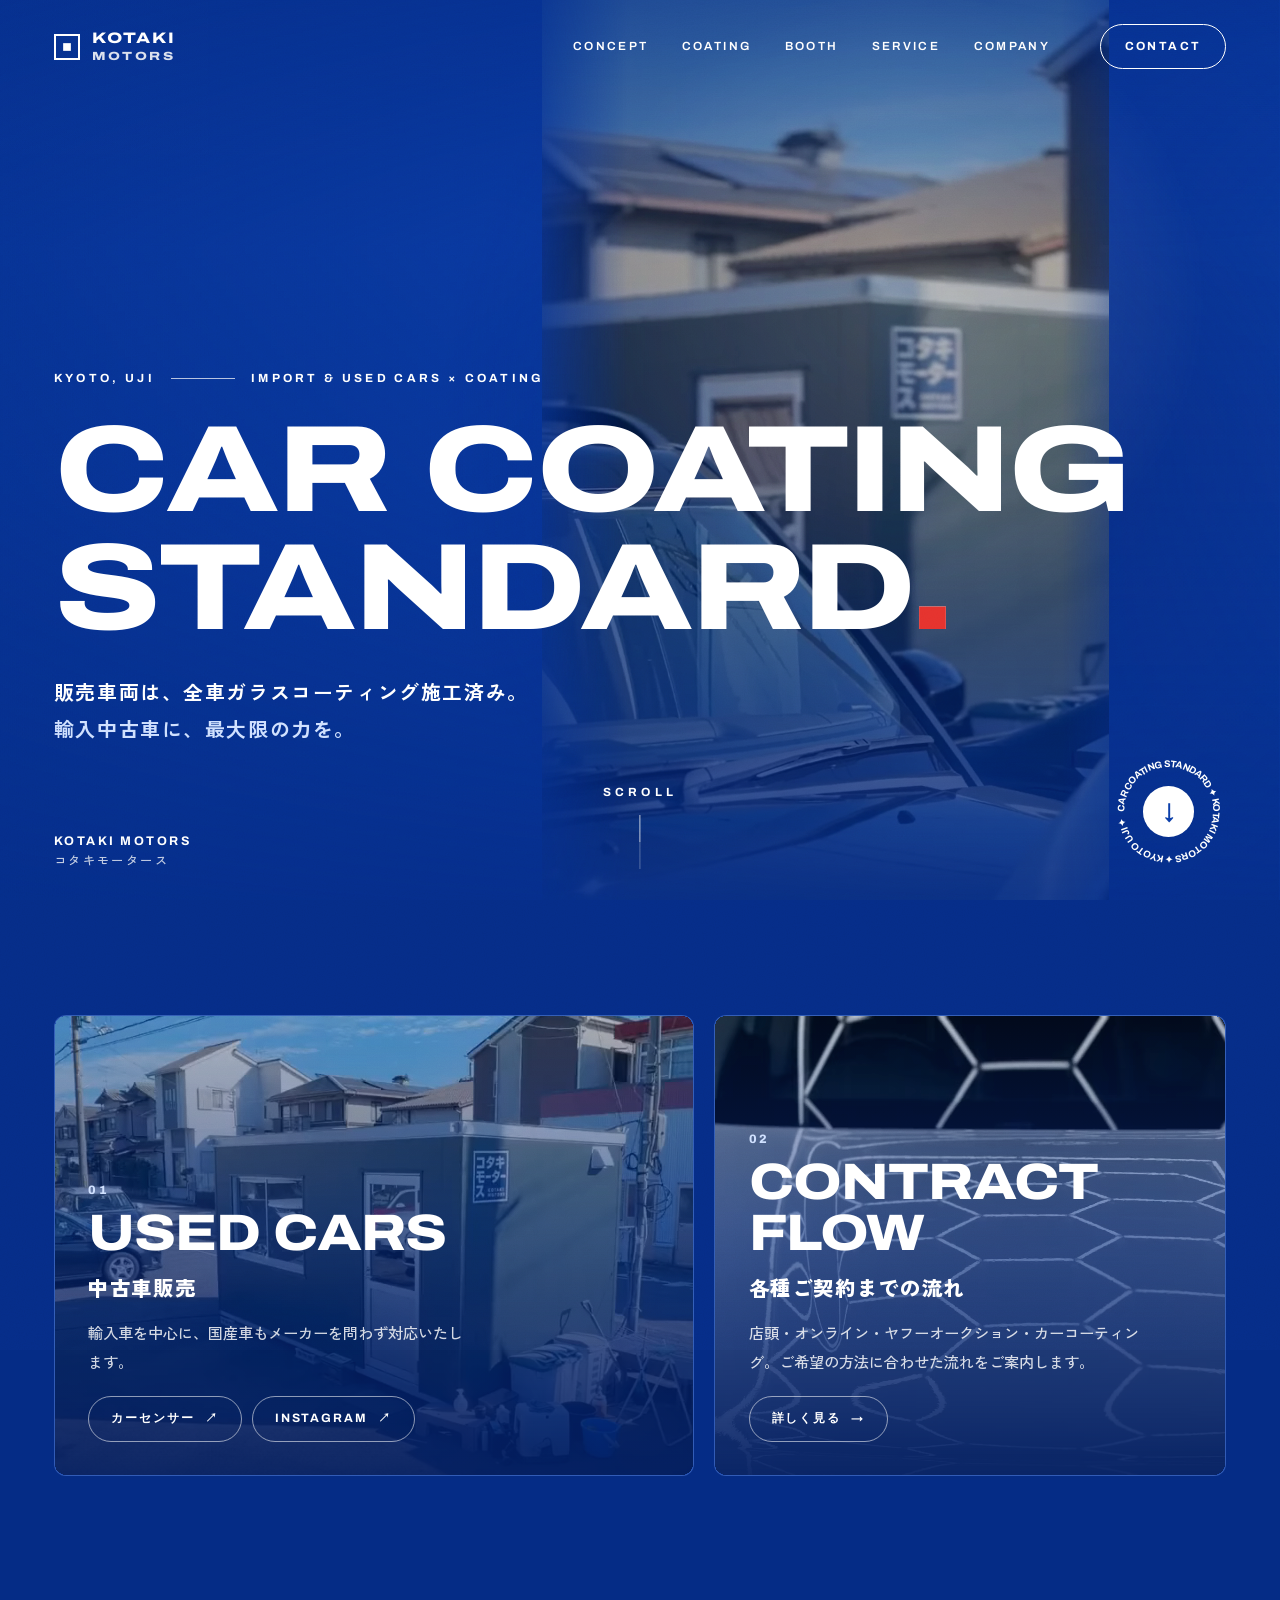
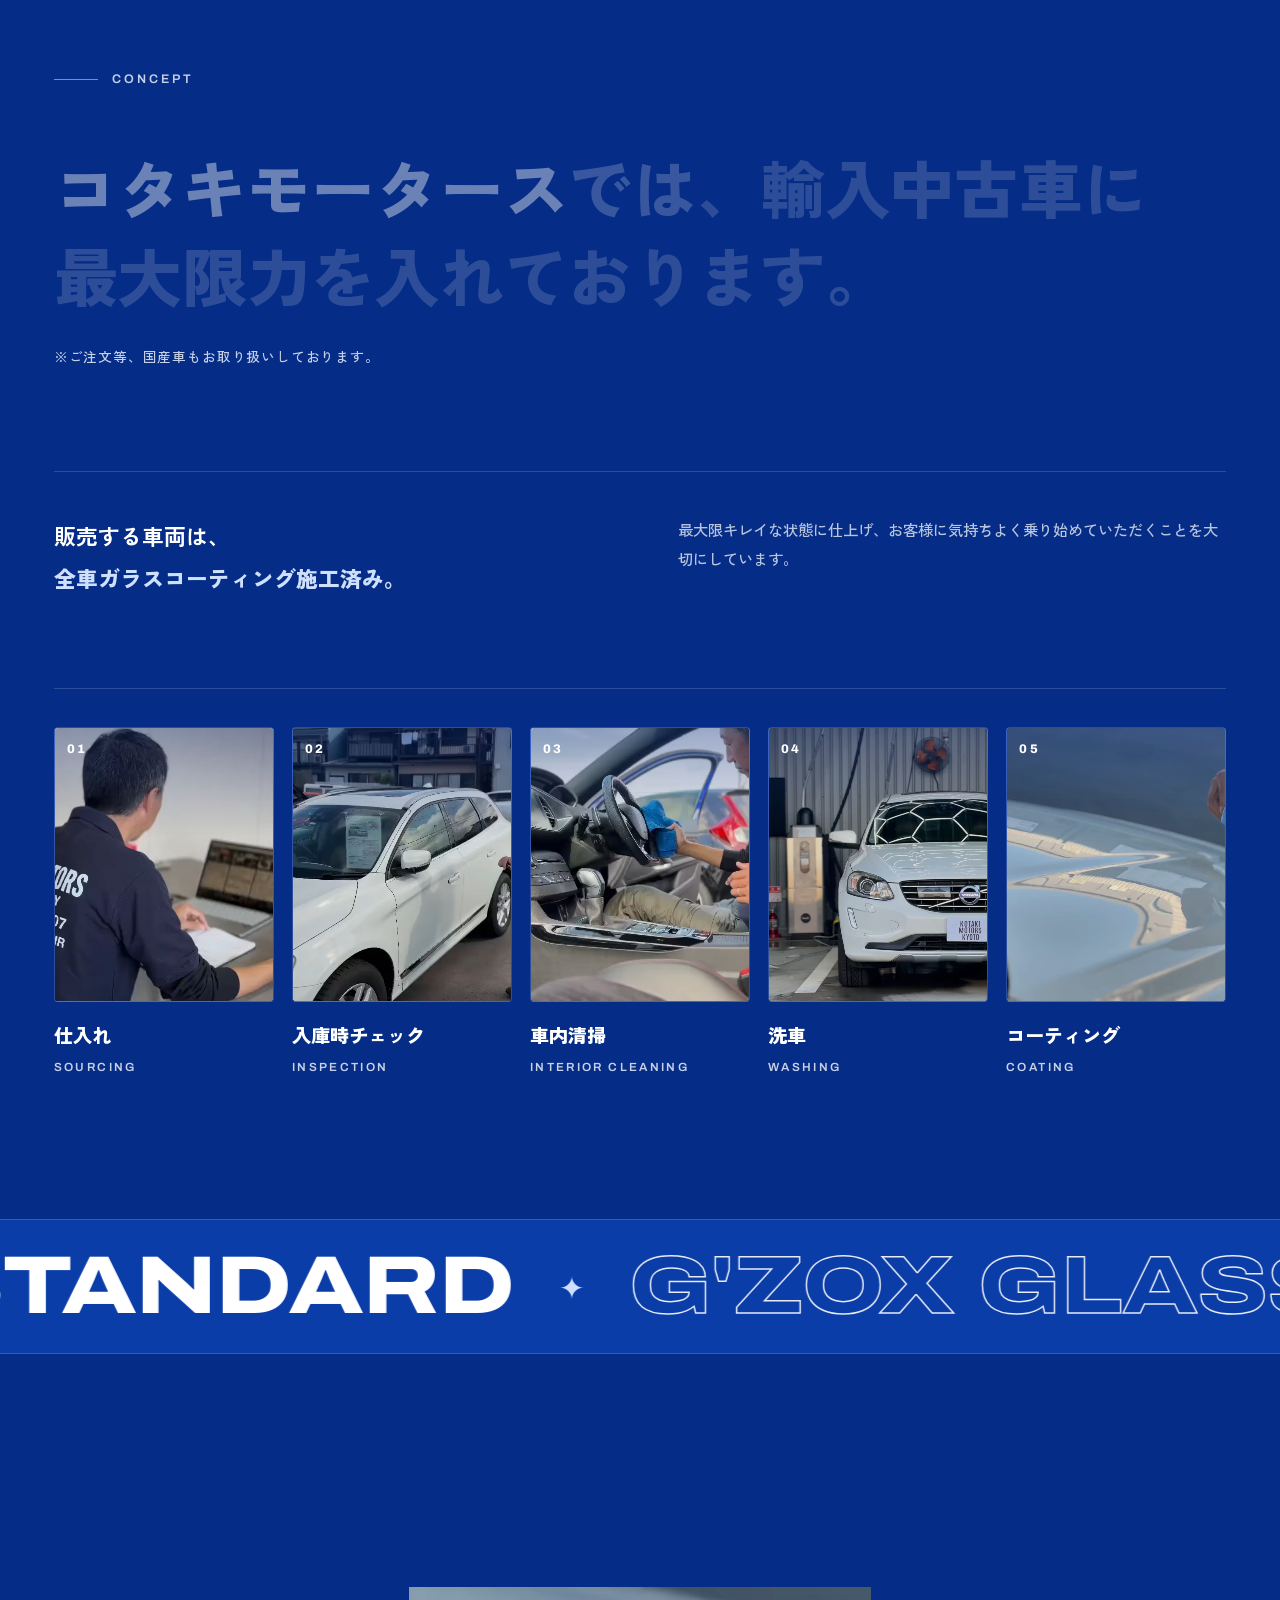
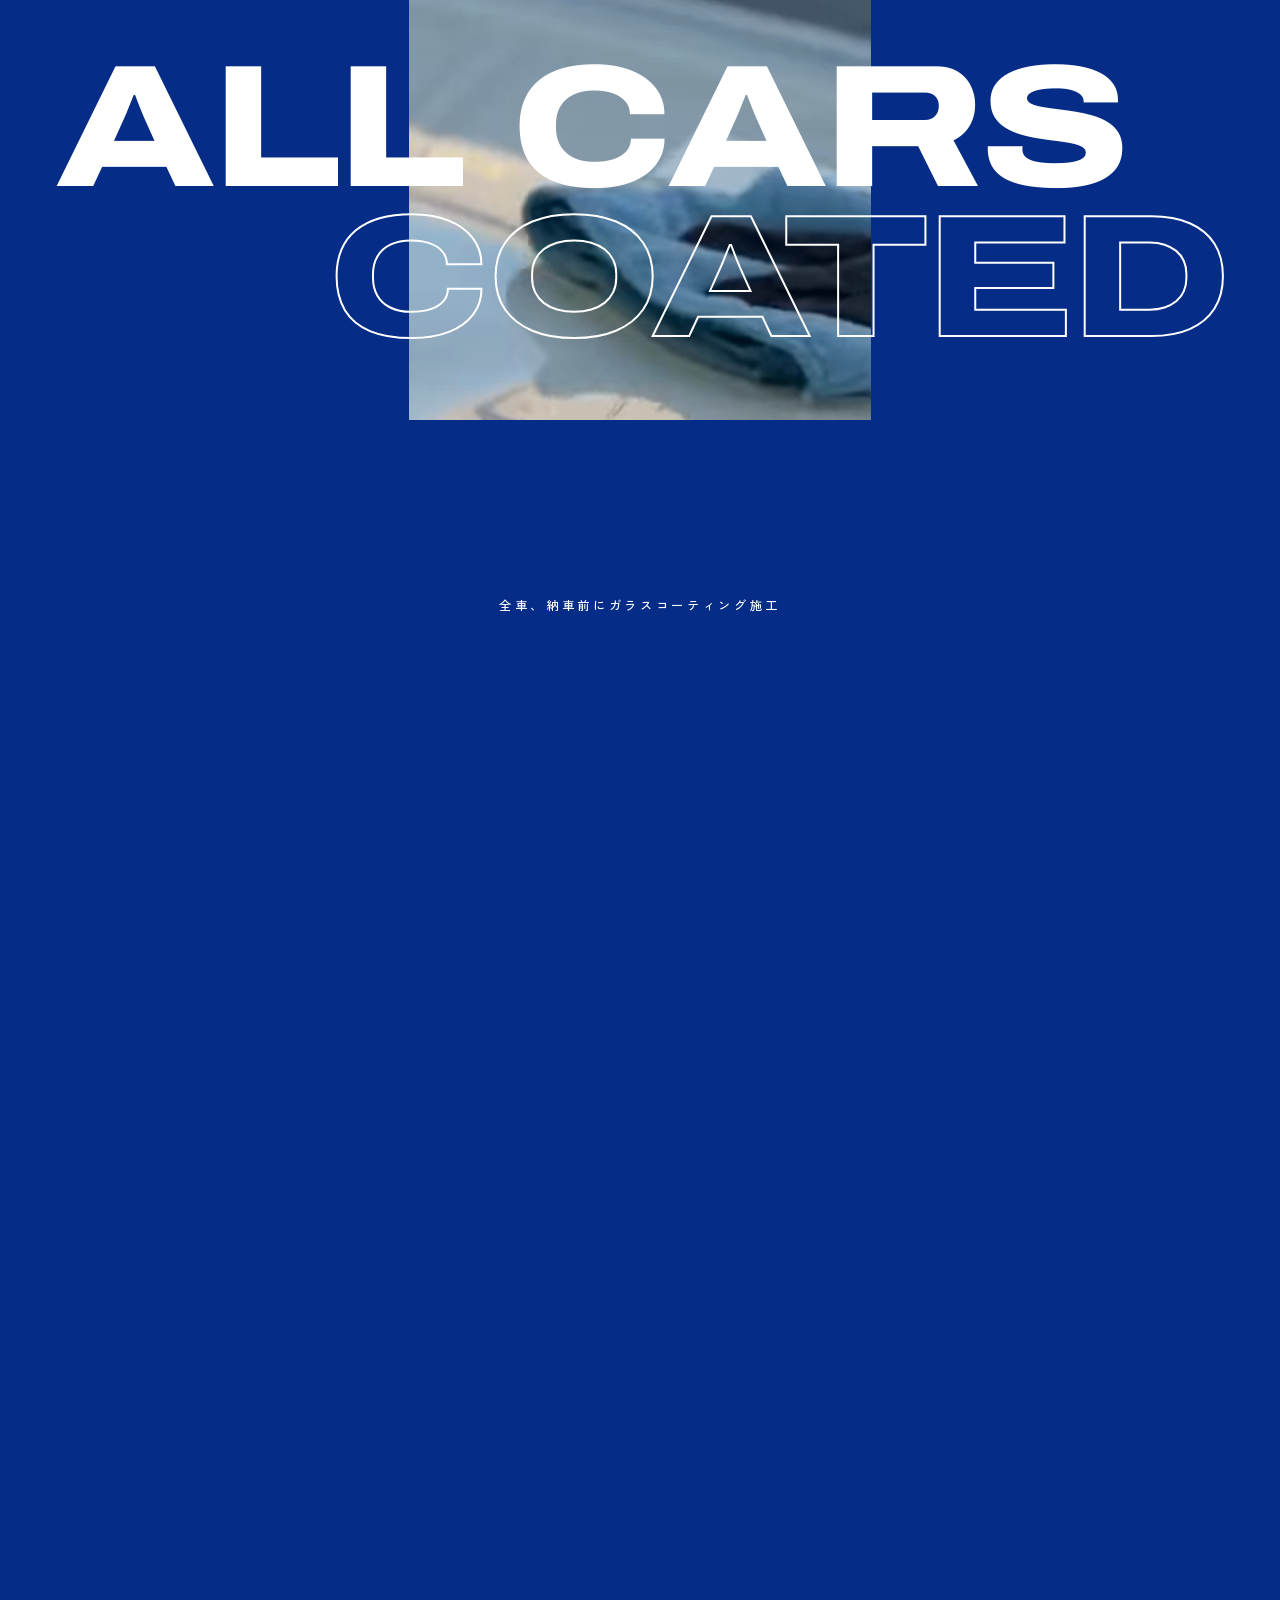
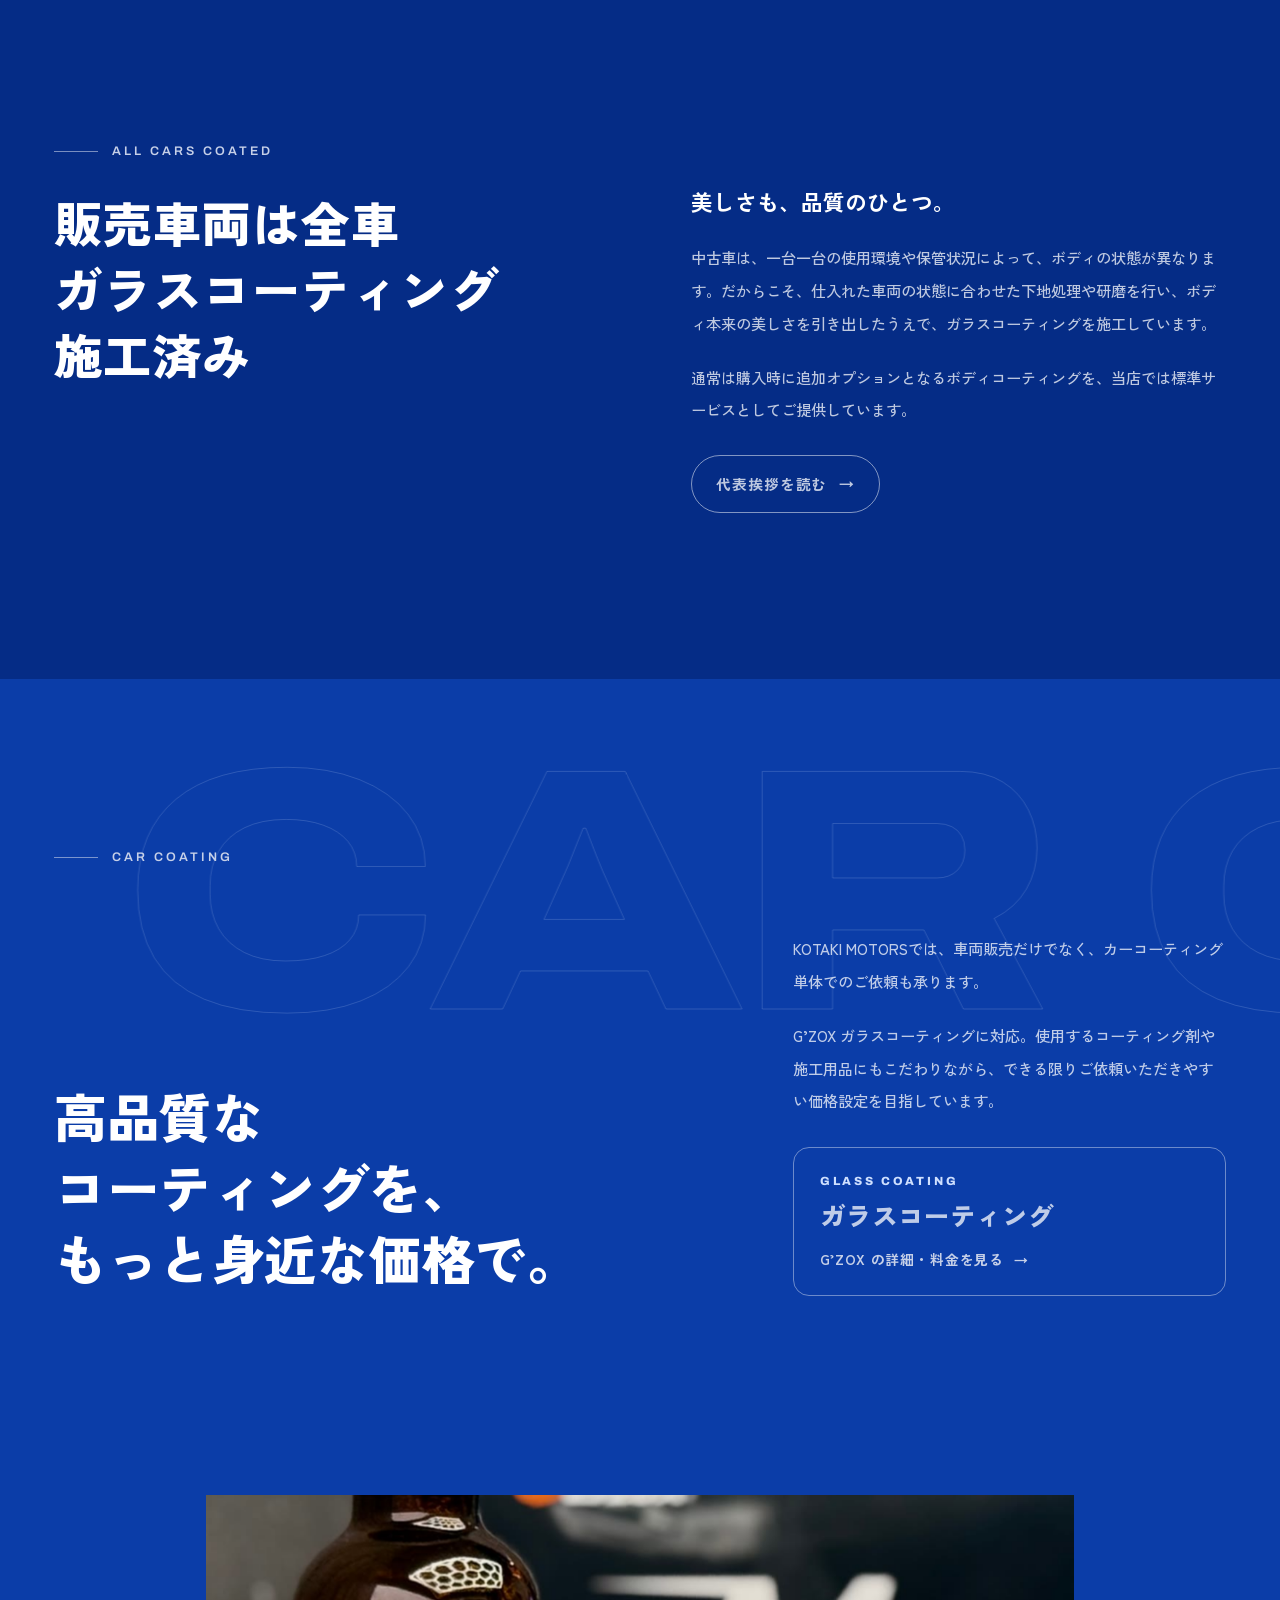
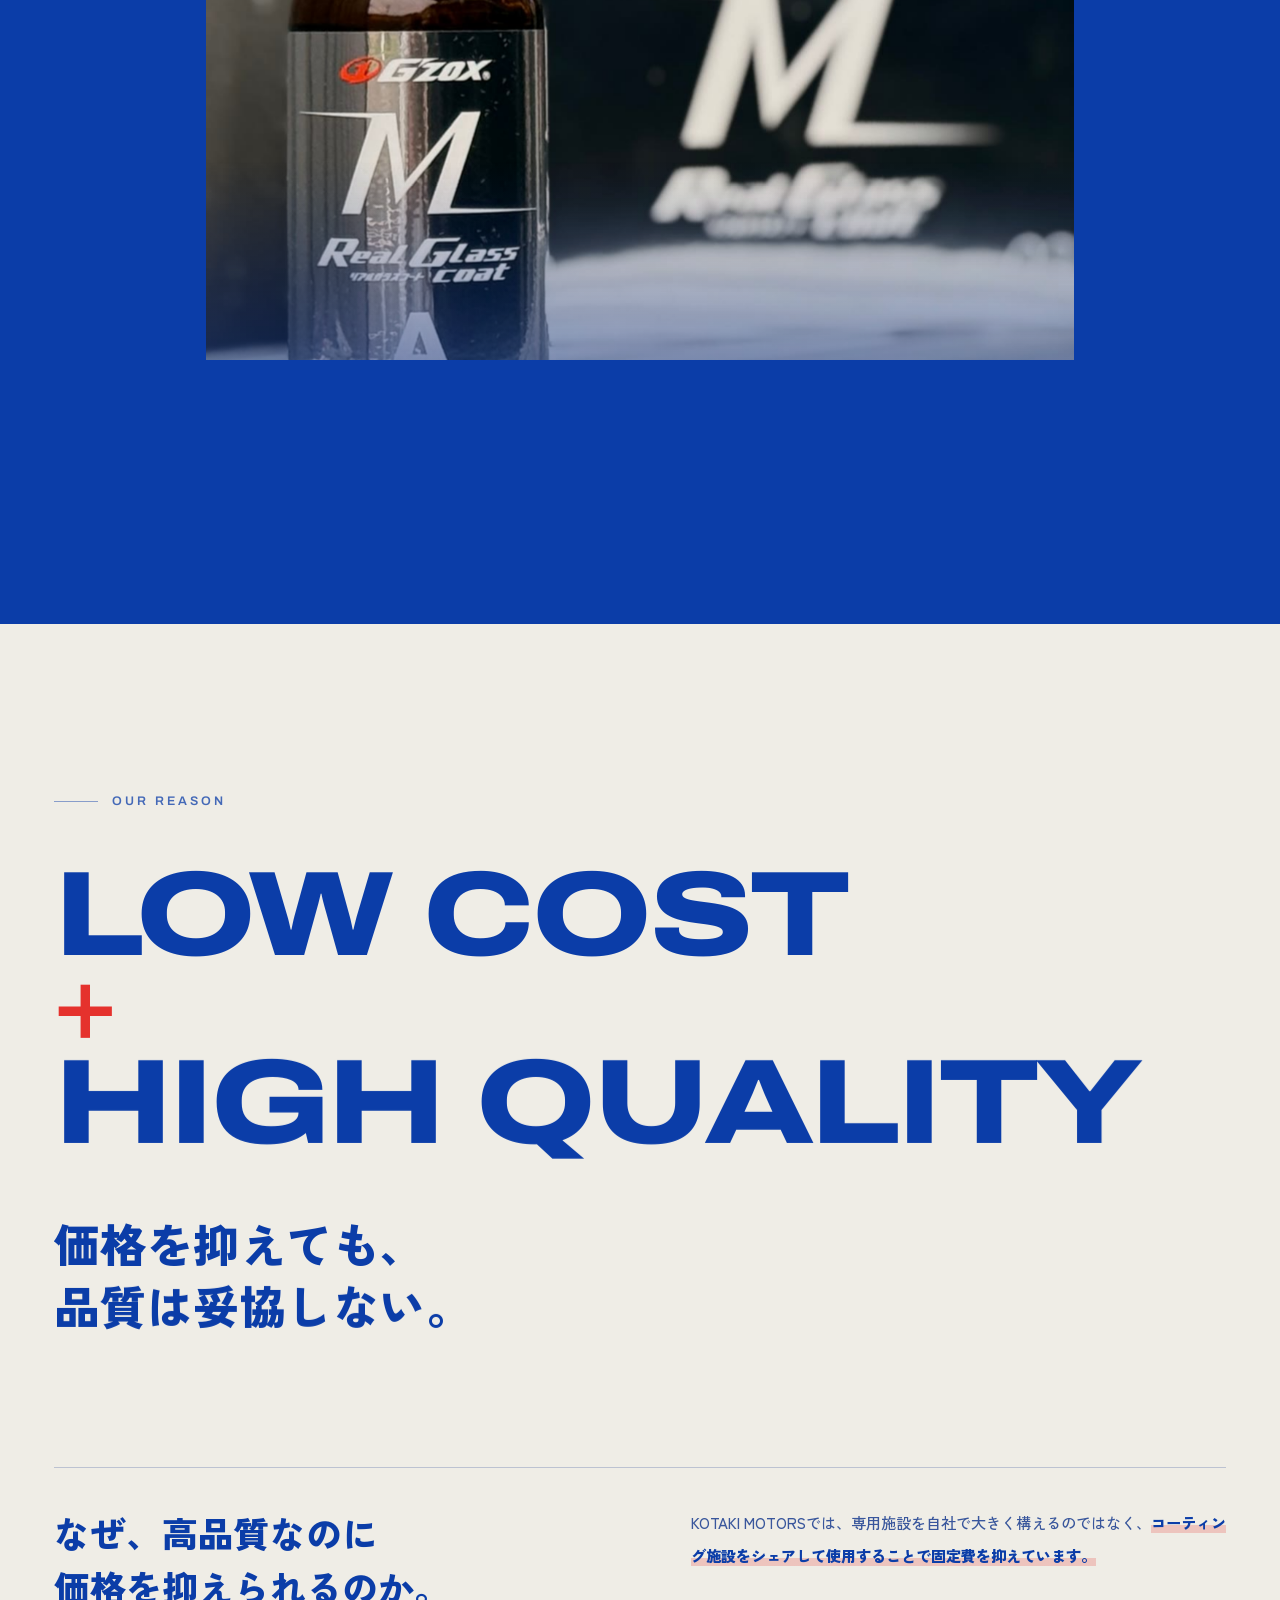
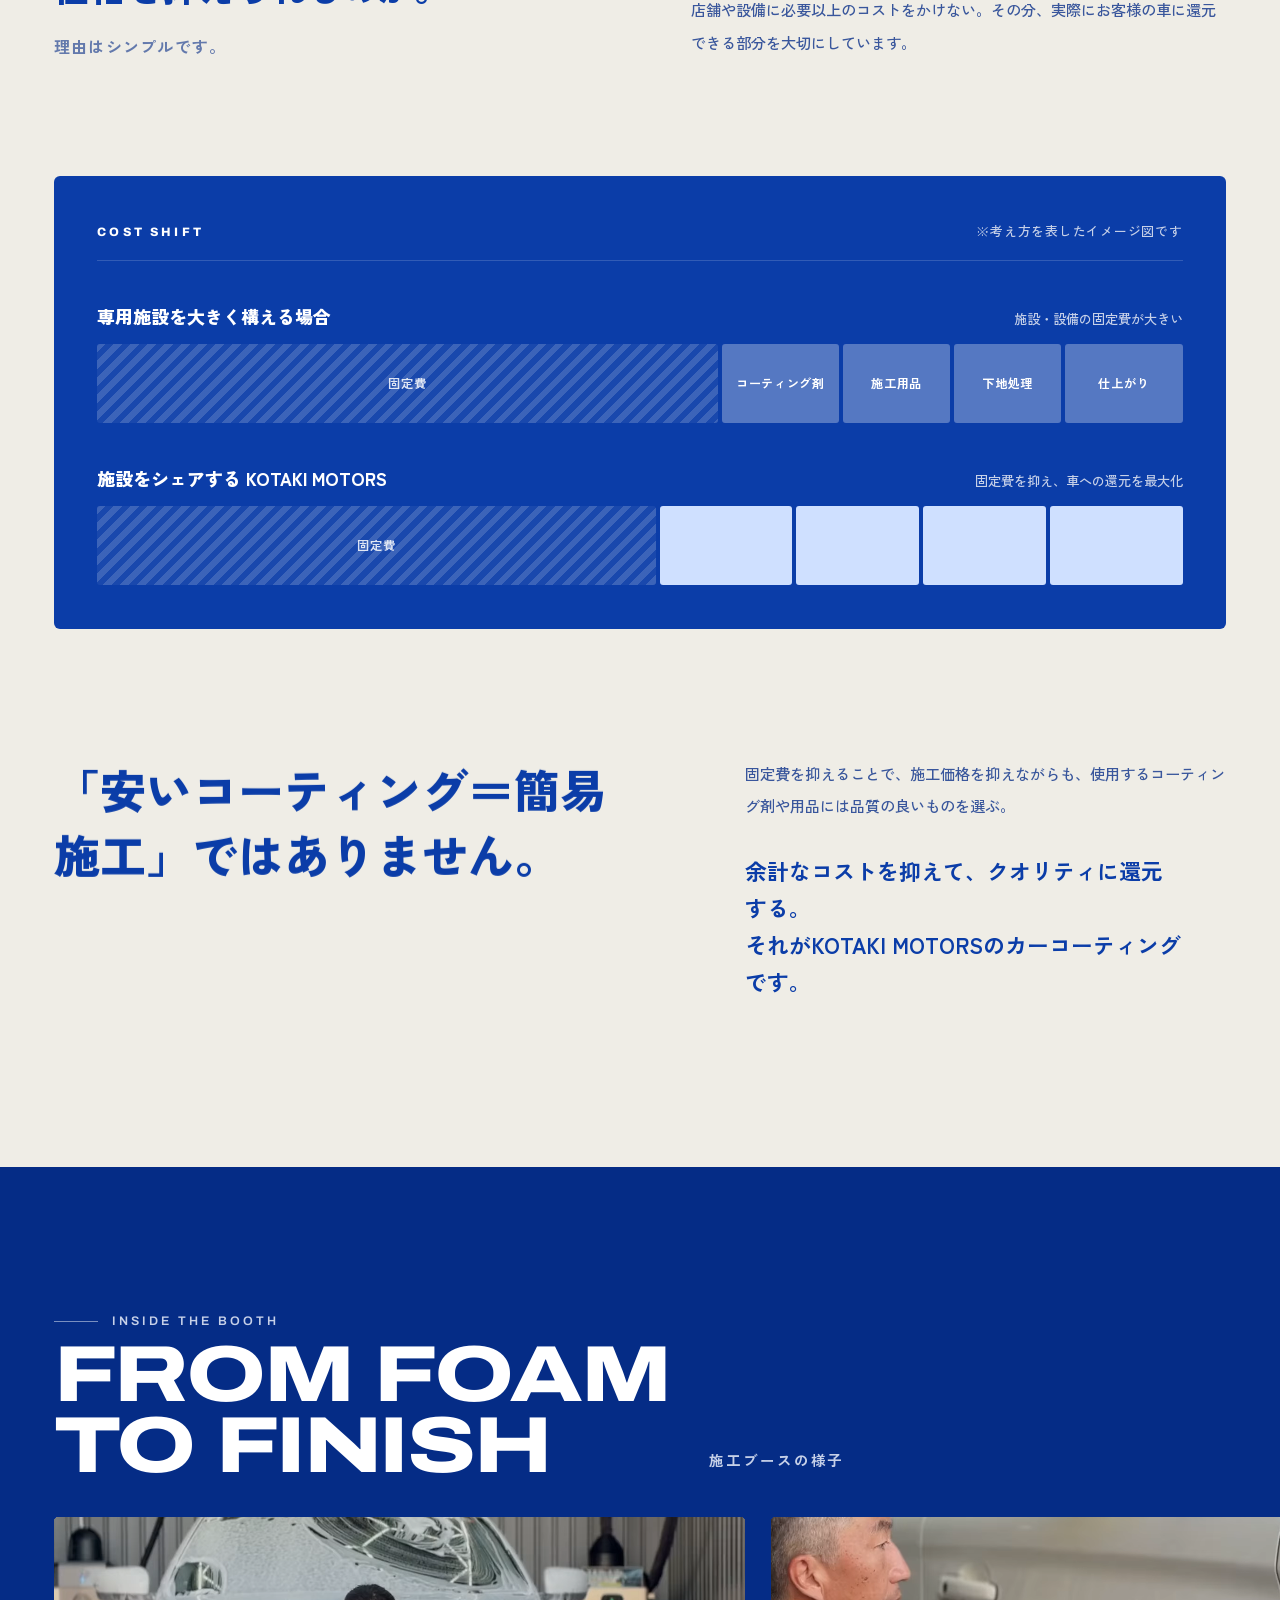
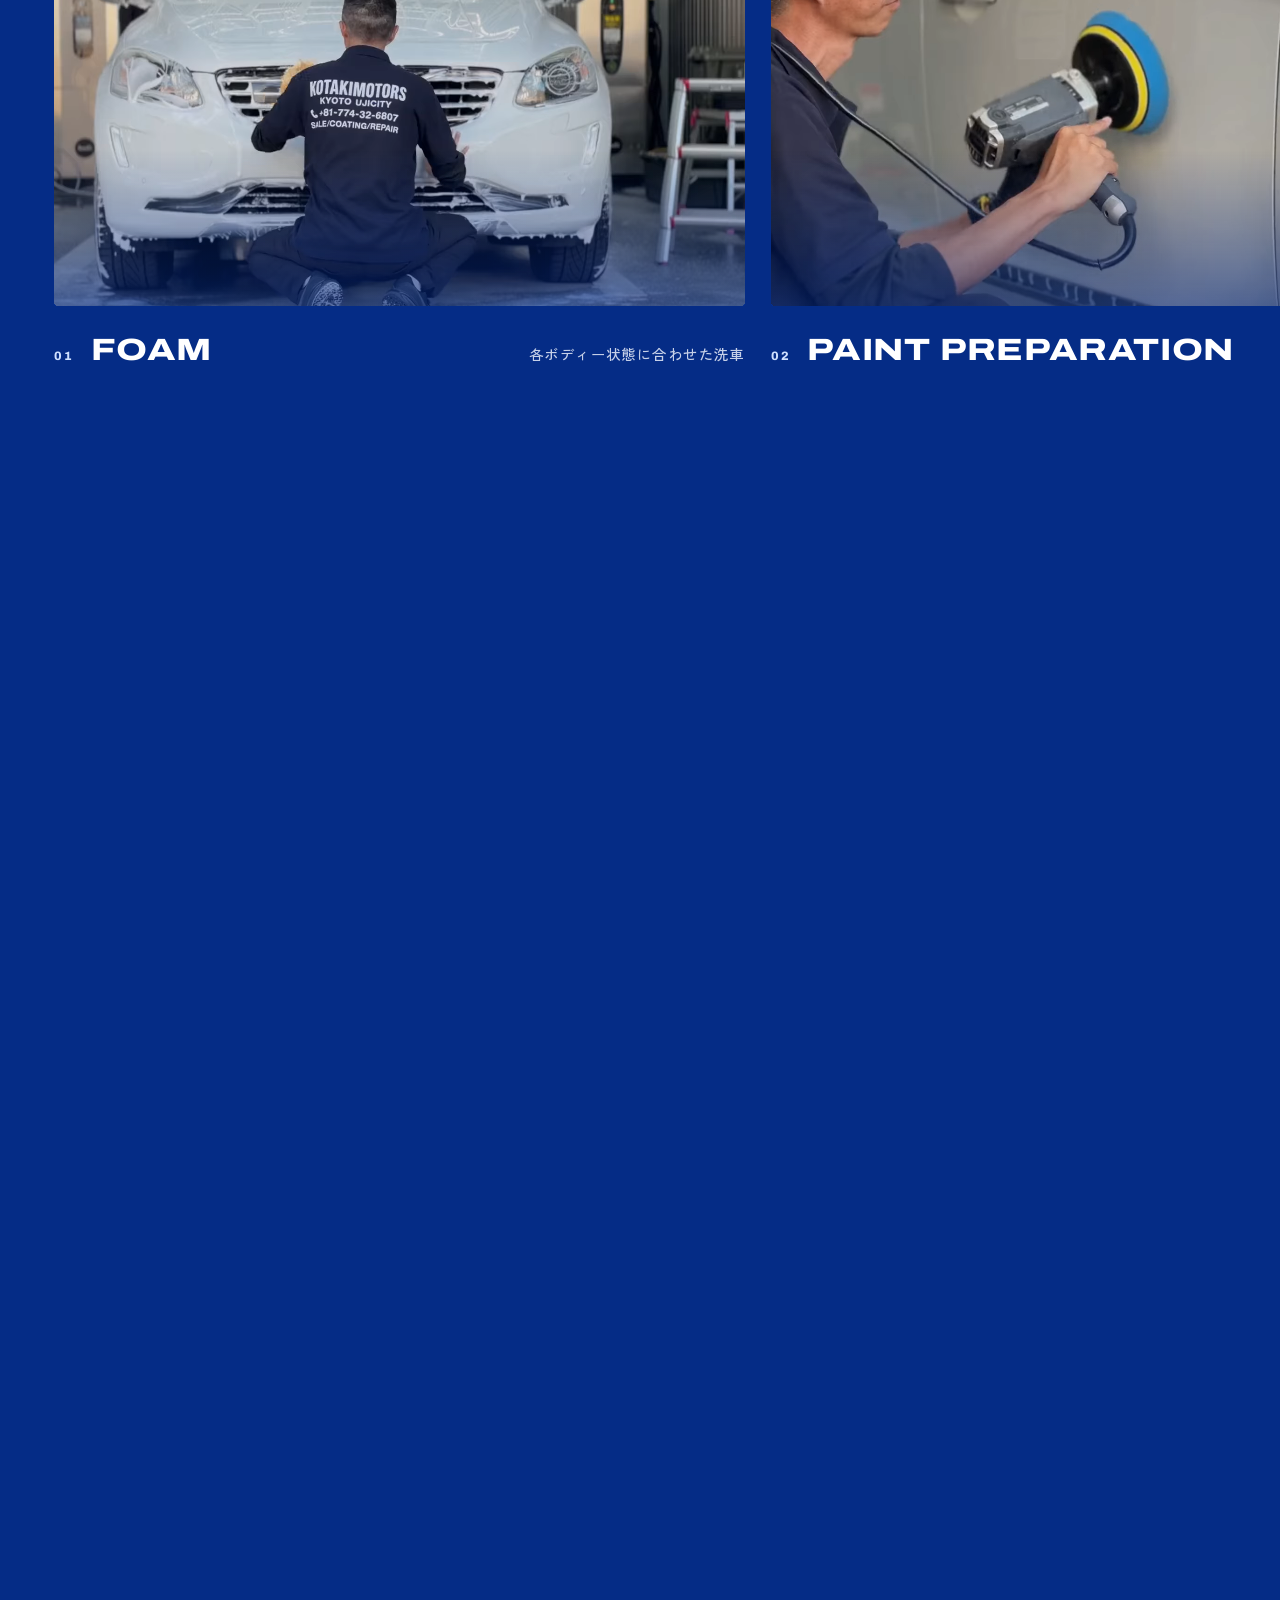
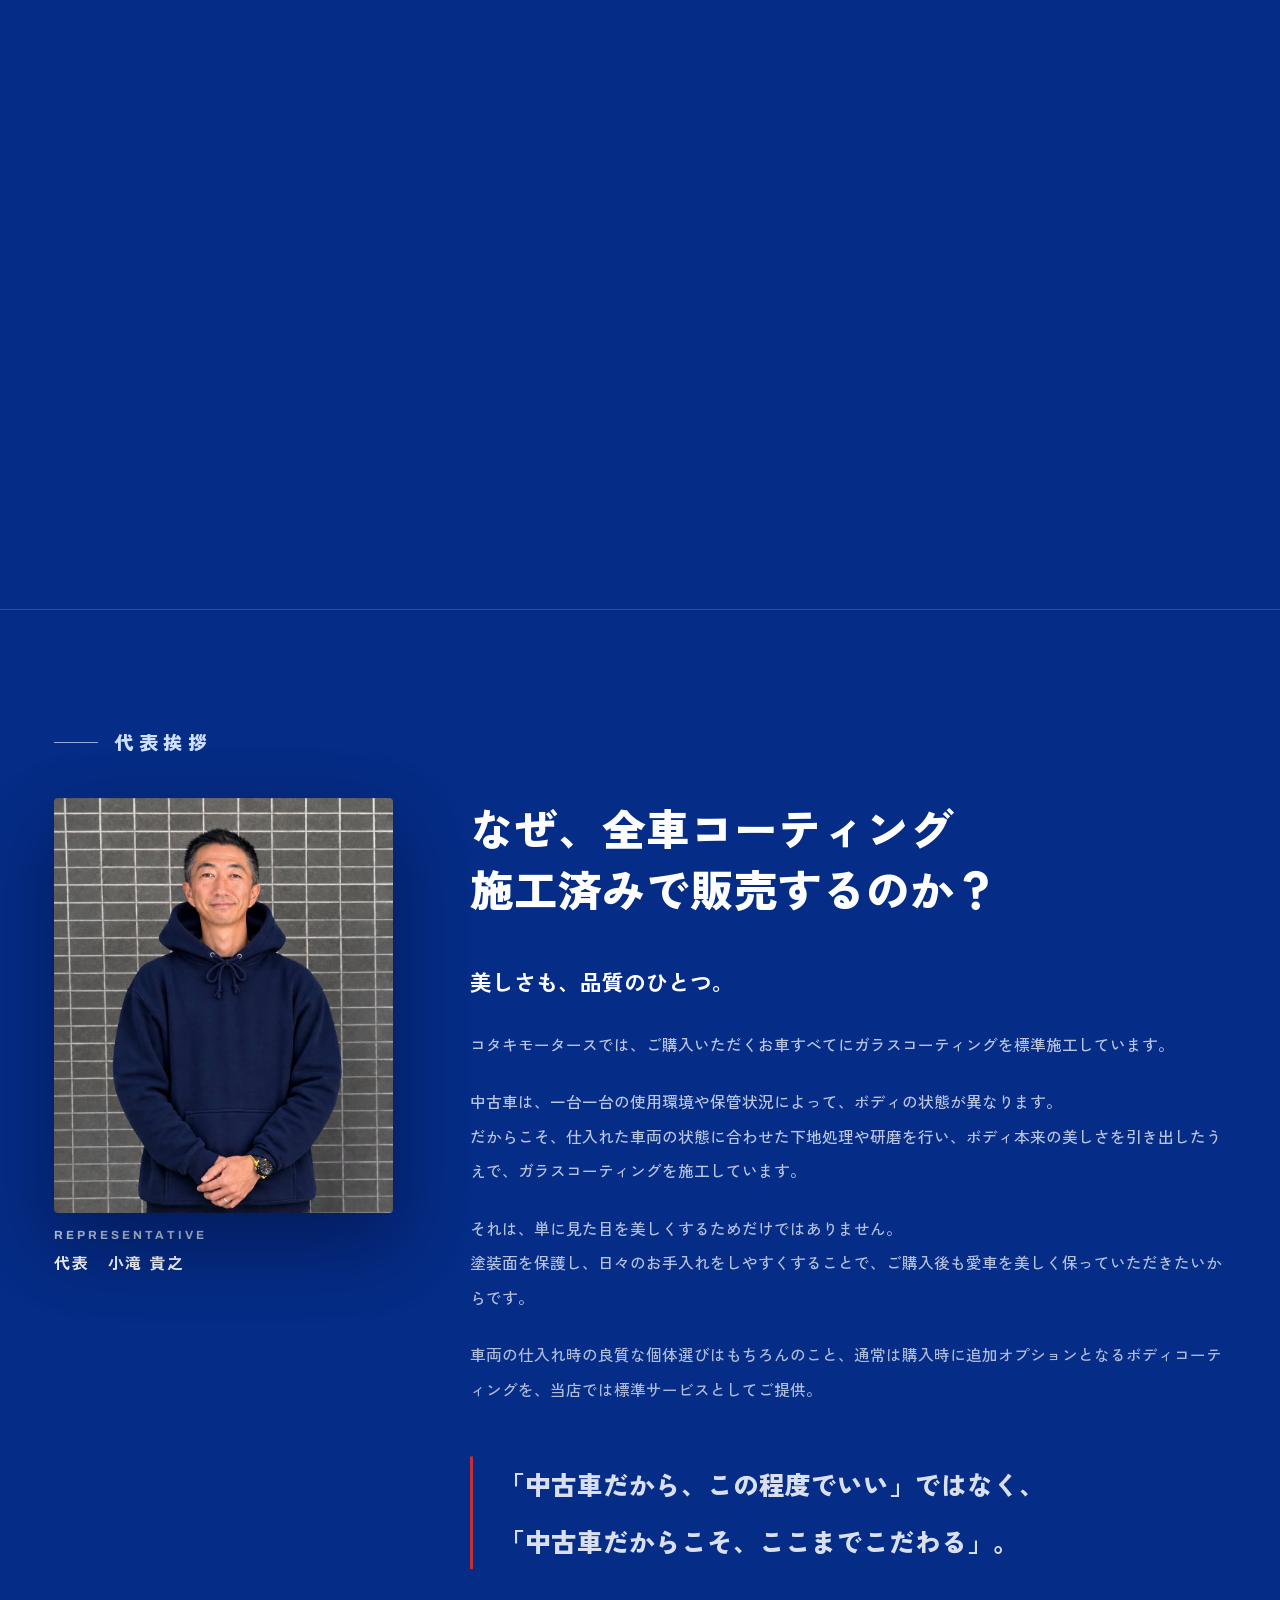
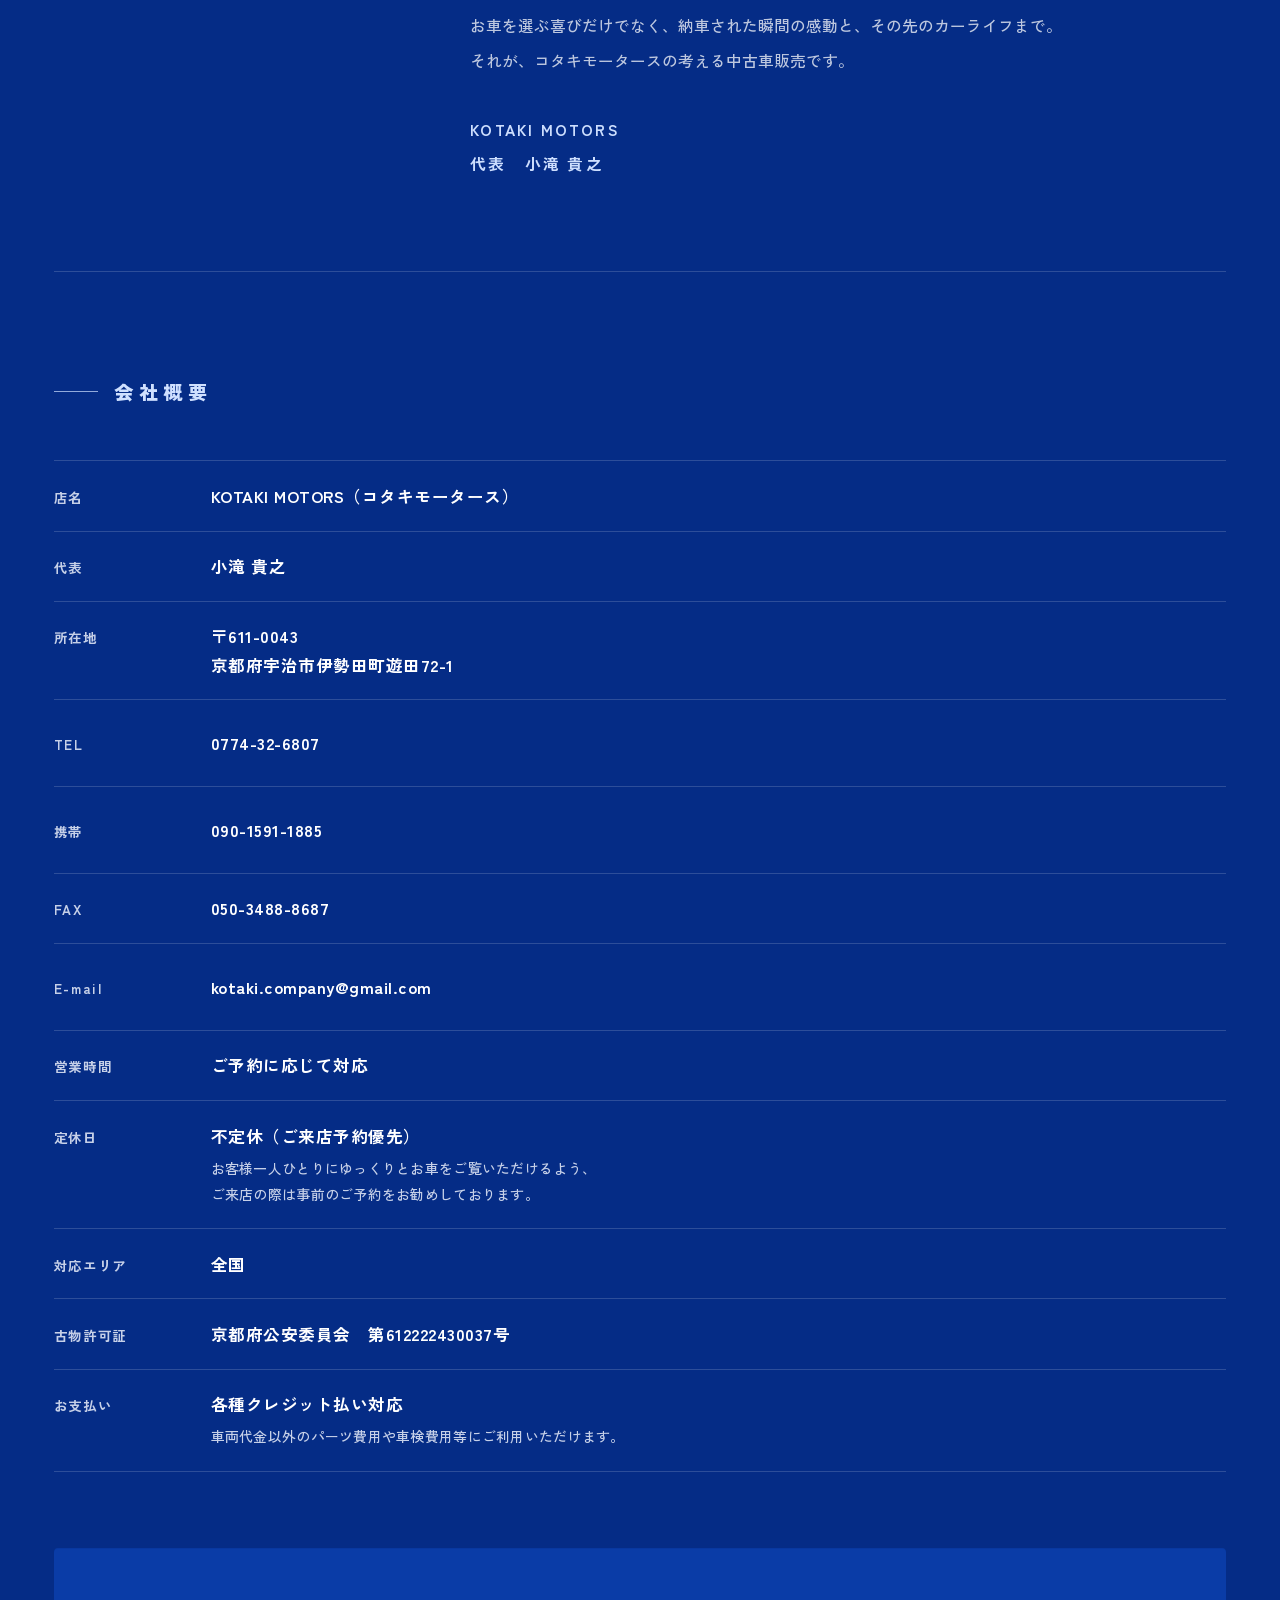
<file: index.html>
<!doctype html>
<html lang="ja">
<head>
<meta charset="utf-8">
<meta name="viewport" content="width=device-width,initial-scale=1,viewport-fit=cover">
<title>KOTAKI MOTORS｜コタキモータース — 京都・宇治の輸入中古車販売とカーコーティング</title>
<meta name="description" content="京都府宇治市の輸入中古車専門店 KOTAKI MOTORS（コタキモータース）。販売車両は全車ガラスコーティング施工済み。G'ZOX ガラスコーティング単体のご依頼も承ります。全国対応。">
<meta name="theme-color" content="#052C86">
<meta property="og:type" content="website">
<meta property="og:url" content="https://inoueequip-ctrl.github.io/Private/">
<meta property="og:site_name" content="KOTAKI MOTORS">
<meta property="og:title" content="KOTAKI MOTORS｜コタキモータース">
<meta property="og:description" content="販売車両は、全車ガラスコーティング施工済み。京都・宇治の輸入中古車販売とカーコーティング。">
<meta property="og:image" content="https://inoueequip-ctrl.github.io/Private/assets/img/ogp.jpg">
<meta property="og:locale" content="ja_JP">
<meta name="twitter:card" content="summary_large_image">
<link rel="icon" type="image/png" href="assets/img/favicon.png">
<link rel="apple-touch-icon" href="assets/img/favicon.png">
<link rel="preconnect" href="https://fonts.googleapis.com">
<link rel="preconnect" href="https://fonts.gstatic.com" crossorigin>
<link href="https://fonts.googleapis.com/css2?family=Archivo:wdth,wght@62..125,100..900&family=Zen+Kaku+Gothic+New:wght@400;500;700;900&display=swap" rel="stylesheet">
<link rel="preload" as="image" href="assets/img/hero1.jpg">
<link rel="stylesheet" href="css/style.css">
<script>document.documentElement.classList.add('js');try{if(sessionStorage.getItem('km-seen'))document.documentElement.classList.add('seen')}catch(e){}</script>
<script type="application/ld+json">
{
  "@context": "https://schema.org",
  "@type": "AutoDealer",
  "name": "KOTAKI MOTORS",
  "alternateName": "コタキモータース",
  "description": "輸入中古車の販売、全車ガラスコーティング施工済み。G'ZOX ガラスコーティング施工。",
  "sameAs": ["https://www.instagram.com/kotaki_motors_kyoto/", "http://www.carsensor.net/shopnavi/331885001"],
  "image": "https://inoueequip-ctrl.github.io/Private/assets/img/ogp.jpg",
  "url": "https://inoueequip-ctrl.github.io/Private/",
  "telephone": "+81-774-32-6807",
  "email": "kotaki.company@gmail.com",
  "faxNumber": "+81-50-3488-8687",
  "founder": { "@type": "Person", "name": "小滝 貴之" },
  "address": {
    "@type": "PostalAddress",
    "postalCode": "611-0043",
    "addressRegion": "京都府",
    "addressLocality": "宇治市",
    "streetAddress": "伊勢田町遊田72-1",
    "addressCountry": "JP"
  },
  "areaServed": "JP"
}
</script>
</head>

<body>
<a class="skip" href="#concept">本文へスキップ</a>

<!-- ============ LOADER ============ -->
<div class="loader" id="loader" aria-hidden="true">
  <div class="loader__center">
    <div class="loader__logo"><img src="assets/img/logo.png" width="512" height="519" alt=""></div>
    <div class="loader__row">
      <span class="loader__label">KOTAKI MOTORS</span>
      <span class="loader__count"><b id="count">0</b><i>%</i></span>
    </div>
  </div>
  <div class="loader__line"><span></span></div>
</div>

<div class="progress" aria-hidden="true"><span id="progress"></span></div>

<!-- ============ HEADER ============ -->
<header class="hdr" id="hdr">
  <a class="hdr__logo" href="#top" data-cursor="hover" aria-label="KOTAKI MOTORS トップへ">
    <span class="hdr__mark" aria-hidden="true"></span>
    <span class="hdr__name">KOTAKI<b>MOTORS</b></span>
  </a>
  <nav class="hdr__nav" aria-label="メインメニュー">
    <a href="#concept" data-cursor="hover"><span>Concept</span></a>
    <a href="#coating" data-cursor="hover"><span>Coating</span></a>
    <a href="#process" data-cursor="hover"><span>Booth</span></a>
    <a href="#service" data-cursor="hover"><span>Service</span></a>
    <a href="#company" data-cursor="hover"><span>Company</span></a>
  </nav>
  <a class="hdr__cta" href="#contact" data-cursor="hover" data-magnetic><span>Contact</span></a>
  <button class="hdr__burger" id="burger" aria-label="メニューを開く" aria-expanded="false" aria-controls="menu"><i></i><i></i></button>
</header>

<div class="menu" id="menu" aria-hidden="true">
  <nav>
    <a href="#concept"><small>01</small>Concept<em>コンセプト</em></a>
    <a href="#coating"><small>02</small>Coating<em>カーコーティング</em></a>
    <a href="#process"><small>03</small>Booth<em>施工ブース</em></a>
    <a href="#service"><small>04</small>Service<em>サービス</em></a>
    <a href="#company"><small>05</small>Company<em>会社概要</em></a>
    <a href="#contact"><small>06</small>Contact<em>お問い合わせ</em></a>
  </nav>
  <div class="menu__foot">
    <a href="tel:0774326807">TEL 0774-32-6807</a>
    <a href="mailto:kotaki.company@gmail.com">kotaki.company@gmail.com</a>
  </div>
</div>

<main id="top">

<!-- ============ HERO ============ -->
<section class="hero" id="hero">
  <div class="hero__media" id="heroMedia">
    <video class="hero__video is-on" id="hero1" muted playsinline preload="auto" poster="assets/img/hero1.jpg">
      <source src="assets/video/hero1.mp4" type="video/mp4">
      <source src="assets/video/hero1.webm" type="video/webm">
    </video>
    <video class="hero__video" id="hero2" muted playsinline preload="metadata" poster="assets/img/hero2.jpg">
      <source src="assets/video/hero2.mp4" type="video/mp4">
      <source src="assets/video/hero2.webm" type="video/webm">
    </video>
    <div class="hero__shade"></div>
    <div class="hero__glint" id="glint"></div>
  </div>

  <div class="hero__inner">
    <p class="hero__eyebrow"><span>Kyoto, Uji</span><i></i><span>Import &amp; Used Cars × Coating</span></p>
    <h1 class="hero__title">
      <span class="sr">KOTAKI MOTORS（コタキモータース）— </span>
      <span class="line"><span>CAR COATING</span></span>
      <span class="line"><span>STANDARD<em>.</em></span></span>
    </h1>
    <p class="hero__jp"><span>販売車両は、<br class="sp">全車ガラスコーティング施工済み。</span><span>輸入中古車に、最大限の力を。</span></p>
  </div>

  <div class="hero__foot">
    <div class="hero__brand"><b>KOTAKI MOTORS</b><span>コタキモータース</span></div>
    <a class="hero__scroll" href="#concept" data-cursor="hover"><span>Scroll</span><i></i></a>
    <div class="badge" aria-hidden="true">
      <svg viewBox="0 0 160 160">
        <defs><path id="circ" d="M80,80 m-62,0 a62,62 0 1,1 124,0 a62,62 0 1,1 -124,0"/></defs>
        <text><textPath href="#circ" startOffset="0" textLength="384" lengthAdjust="spacing">CAR COATING STANDARD ✦ KOTAKI MOTORS ✦ KYOTO UJI ✦</textPath></text>
      </svg>
      <span class="badge__arrow">↓</span>
    </div>
  </div>
</section>

<!-- ============ SERVICE (right under the hero) ============ -->
<section class="svc" id="service" aria-label="サービス">
  <div class="wrap">

    <div class="svc__cards">
      <article class="svc__card" data-fade>
        <video muted loop playsinline preload="metadata" poster="assets/img/yard3.jpg" aria-hidden="true"><source src="assets/video/yard3.mp4" type="video/mp4"><source src="assets/video/yard3.webm" type="video/webm"></video>
        <div class="svc__card__in">
          <i>01</i><b>Used cars</b><h3>中古車販売</h3>
          <p>輸入車を中心に、国産車もメーカーを問わず対応いたします。</p>
          <div class="svc__links">
            <a href="http://www.carsensor.net/shopnavi/331885001" target="_blank" rel="noopener" data-cursor="hover">カーセンサー <em>↗</em></a>
            <a href="https://www.instagram.com/kotaki_motors_kyoto/" target="_blank" rel="noopener" data-cursor="hover">Instagram <em>↗</em></a>
          </div>
        </div>
      </article>
      <a class="svc__card" href="flow.html" data-cursor="hover" data-fade>
        <video muted loop playsinline preload="metadata" poster="assets/img/gloss2.jpg" aria-hidden="true"><source src="assets/video/gloss2.mp4" type="video/mp4"><source src="assets/video/gloss2.webm" type="video/webm"></video>
        <div class="svc__card__in">
          <i>02</i><b>Contract flow</b><h3>各種ご契約までの流れ</h3>
          <p>店頭・オンライン・ヤフーオークション・カーコーティング。ご希望の方法に合わせた流れをご案内します。</p>
          <span class="svc__more">詳しく見る <em>→</em></span>
        </div>
      </a>
    </div>
  </div>
</section>

<!-- ============ CONCEPT ============ -->
<section class="concept" id="concept">
  <div class="wrap">
    <p class="label">Concept</p>
    <p class="concept__lead" id="lead">コタキモータースでは、輸入中古車に最大限力を入れております。</p>
    <p class="concept__note" data-fade>※ご注文等、国産車もお取り扱いしております。</p>

    <div class="concept__cols">
      <p data-fade>販売する車両は、<strong>全車ガラスコーティング施工済み。</strong></p>
      <p data-fade>最大限キレイな状態に仕上げ、お客様に気持ちよく乗り始めていただくことを大切にしています。</p>
    </div>

    <ol class="steps" data-fade>
      <li class="step">
        <div class="step__img"><video muted loop playsinline preload="metadata" poster="assets/img/shiire8d.jpg" aria-label="仕入れの情報を確認する様子"><source src="assets/video/shiire8d.mp4" type="video/mp4"><source src="assets/video/shiire8d.webm" type="video/webm"></video><i>01</i></div>
        <b>仕入れ</b><span>Sourcing</span>
      </li>
      <li class="step">
        <div class="step__img"><video muted loop playsinline preload="metadata" poster="assets/img/seisouaa.jpg" aria-label="入庫した車両を確認する様子"><source src="assets/video/seisouaa.mp4" type="video/mp4"><source src="assets/video/seisouaa.webm" type="video/webm"></video><i>02</i></div>
        <b>入庫時チェック</b><span>Inspection</span>
      </li>
      <li class="step">
        <div class="step__img"><video muted loop playsinline preload="metadata" poster="assets/img/nyuko7c.jpg" aria-label="車内を丁寧に清掃する様子"><source src="assets/video/nyuko7c.mp4" type="video/mp4"><source src="assets/video/nyuko7c.webm" type="video/webm"></video><i>03</i></div>
        <b>車内清掃</b><span>Interior cleaning</span>
      </li>
      <li class="step">
        <div class="step__img"><video muted loop playsinline preload="metadata" poster="assets/img/foamwide.jpg" aria-label="洗車の様子"><source src="assets/video/foamwide.mp4" type="video/mp4"><source src="assets/video/foamwide.webm" type="video/webm"></video><i>04</i></div>
        <b>洗車</b><span>Washing</span>
      </li>
      <li class="step">
        <div class="step__img"><video muted loop playsinline preload="metadata" poster="assets/img/coat.jpg" aria-label="コーティング施工の様子"><source src="assets/video/coat.mp4" type="video/mp4"><source src="assets/video/coat.webm" type="video/webm"></video><i>05</i></div>
        <b>コーティング</b><span>Coating</span>
      </li>
    </ol>
  </div>
</section>

<div class="marquee" aria-hidden="true">
  <div class="marquee__track">
    <span>CAR COATING STANDARD</span><i>✦</i><span>G'ZOX GLASS</span><i>✦</i><span>IMPORT</span><i>✦</i><span>KYOTO UJI</span><i>✦</i>
    <span>CAR COATING STANDARD</span><i>✦</i><span>G'ZOX GLASS</span><i>✦</i><span>IMPORT</span><i>✦</i><span>KYOTO UJI</span><i>✦</i>
  </div>
</div>

<!-- ============ ALL CARS COATED (pinned) ============ -->
<section class="coated" id="coated">
  <div class="coated__stage">
    <div class="coated__frame" id="coatedFrame">
      <video muted loop playsinline preload="metadata" poster="assets/img/wipe2.jpg">
        <source src="assets/video/wipe2.mp4" type="video/mp4">
        <source src="assets/video/wipe2.webm" type="video/webm">
      </video>
      <div class="coated__shade" id="coatedShade"></div>
    </div>
    <h2 class="coated__title" id="coatedTitle">
      <span class="a">ALL CARS</span>
      <span class="b">COATED</span>
    </h2>
    <p class="coated__quote" id="coatedQuote">
      <span class="ln"><span>「中古車を買ったけれど、</span></span>
      <span class="ln"><span>想像以上にキレイだった。」</span></span>
    </p>
    <p class="coated__hint" id="coatedHint"><span>全車、納車前にガラスコーティング施工</span></p>
  </div>
</section>

<section class="coated__body">
  <div class="wrap grid">
    <div class="col-l">
      <p class="label">All cars coated</p>
      <h2 class="h-jp" data-lines>販売車両は全車<br>ガラスコーティング<br>施工済み</h2>
    </div>
    <div class="col-r prose why">
      <p class="prose__lead" data-fade>美しさも、品質のひとつ。</p>
      <p data-fade>中古車は、一台一台の使用環境や保管状況によって、ボディの状態が異なります。だからこそ、仕入れた車両の状態に合わせた下地処理や研磨を行い、ボディ本来の美しさを引き出したうえで、ガラスコーティングを施工しています。</p>
      <p data-fade>通常は購入時に追加オプションとなるボディコーティングを、当店では標準サービスとしてご提供しています。</p>
      <a class="why__link" href="#greeting" data-cursor="hover" data-fade>代表挨拶を読む <i>→</i></a>
    </div>
  </div>
</section>

<!-- ============ CAR COATING ============ -->
<section class="coating" id="coating">
  <div class="coating__ghost" aria-hidden="true" id="ghost">CAR COATING</div>
  <div class="wrap">
    <p class="label">Car coating</p>
    <div class="coating__head">
      <h2 class="h-jp xl" data-lines>高品質な<br>コーティングを、<br>もっと身近な価格で。</h2>
      <div class="prose">
        <p data-fade>KOTAKI MOTORSでは、車両販売だけでなく、カーコーティング単体でのご依頼も承ります。</p>
        <p data-fade>G’ZOX ガラスコーティングに対応。使用するコーティング剤や施工用品にもこだわりながら、できる限りご依頼いただきやすい価格設定を目指しています。</p>
        <a class="chiplink" href="coating.html" data-cursor="hover" data-fade>
          <span class="chiplink__en">Glass Coating</span>
          <span class="chiplink__jp">ガラスコーティング</span>
          <span class="chiplink__more">G’ZOX の詳細・料金を見る <i>→</i></span>
        </a>
      </div>
    </div>

    <figure class="coating__photo" id="photo">
      <div class="coating__photoInner"><img src="assets/img/gzox.jpg" width="1800" height="1350" alt="G'ZOX リアルガラスコートのボトルとケース" loading="lazy"></div>
      <figcaption><span>G’ZOX Real Glass Coat</span><span>SOFT99 高性能ガラス系コーティング</span></figcaption>
    </figure>
  </div>
</section>

<!-- ============ LOW COST ≠ LOW QUALITY ============ -->
<section class="value" id="value" data-theme="light">
  <div class="wrap">
    <p class="label">Our reason</p>
    <h2 class="value__title" aria-label="LOW COST, HIGH QUALITY">
      <span class="ln"><span>LOW COST</span></span>
      <span class="ln ne"><span class="neq" id="neq"><svg viewBox="0 0 80 80" aria-hidden="true"><path class="bar1" d="M6 40H74"/><path class="bar2" d="M40 6V74"/></svg></span></span>
      <span class="ln"><span>HIGH QUALITY</span></span>
    </h2>
    <p class="value__jp h-jp" data-lines>価格を抑えても、<br>品質は妥協しない。</p>

    <div class="value__why">
      <div>
        <p class="value__q" data-fade>なぜ、高品質なのに<br>価格を抑えられるのか。</p>
        <p class="value__a" data-fade>理由はシンプルです。</p>
      </div>
      <div class="prose">
        <p data-fade>KOTAKI MOTORSでは、専用施設を自社で大きく構えるのではなく、<strong>コーティング施設をシェアして使用することで固定費を抑えています。</strong></p>
        <p data-fade>店舗や設備に必要以上のコストをかけない。その分、実際にお客様の車に還元できる部分を大切にしています。</p>
      </div>
    </div>

    <!-- cost-shift diagram -->
    <div class="shift" id="shift">
      <div class="shift__head">
        <span>COST SHIFT</span><em>※考え方を表したイメージ図です</em>
      </div>

      <div class="bar">
        <p class="bar__cap"><b>専用施設を大きく構える場合</b><span>施設・設備の固定費が大きい</span></p>
        <div class="bar__track">
          <div class="seg fixed" style="--w:58"><span>固定費</span></div>
          <div class="seg q" style="--w:11"><span>コーティング剤</span></div>
          <div class="seg q" style="--w:10"><span>施工用品</span></div>
          <div class="seg q" style="--w:10"><span>下地処理</span></div>
          <div class="seg q" style="--w:11"><span>仕上がり</span></div>
        </div>
      </div>

      <div class="bar bar--k" id="barK">
        <p class="bar__cap"><b>施設をシェアする KOTAKI MOTORS</b><span>固定費を抑え、車への還元を最大化</span></p>
        <div class="bar__track">
          <div class="seg fixed" id="kFixed" style="--w:58"><span>固定費</span></div>
          <div class="seg q" data-k="1" style="--w:11"><span>コーティング剤</span></div>
          <div class="seg q" data-k="2" style="--w:10"><span>施工用品</span></div>
          <div class="seg q" data-k="3" style="--w:10"><span>下地処理</span></div>
          <div class="seg q" data-k="4" style="--w:11"><span>仕上がり</span></div>
        </div>
      </div>
    </div>

    <div class="value__close">
      <p class="value__lead" data-lines>「安いコーティング＝簡易施工」ではありません。</p>
      <div class="prose">
        <p data-fade>固定費を抑えることで、施工価格を抑えながらも、使用するコーティング剤や用品には品質の良いものを選ぶ。</p>
        <p data-fade class="prose__lead">余計なコストを抑えて、クオリティに還元する。<br>それがKOTAKI MOTORSのカーコーティングです。</p>
      </div>
    </div>
  </div>
</section>

<!-- ============ PROCESS / BOOTH (horizontal) ============ -->
<section class="process" id="process">
  <div class="process__pin">
    <div class="process__head wrap">
      <p class="label">Inside the booth</p>
      <h2 class="process__title">FROM FOAM<br>TO FINISH</h2>
      <p class="process__sub">施工ブースの様子</p>
    </div>
    <div class="process__track" id="processTrack">
      <article class="pcard" data-cursor="scroll">
        <div class="pcard__media"><video muted loop playsinline preload="metadata" poster="assets/img/foam.jpg"><source src="assets/video/foam.mp4" type="video/mp4">
        <source src="assets/video/foam.webm" type="video/webm"></video></div>
        <div class="pcard__meta"><i>01</i><b>FOAM</b><span>各ボディー状態に合わせた洗車</span></div>
      </article>
      <article class="pcard" data-cursor="scroll">
        <div class="pcard__media"><video muted loop playsinline preload="metadata" poster="assets/img/polish.jpg"><source src="assets/video/polish.mp4" type="video/mp4">
        <source src="assets/video/polish.webm" type="video/webm"></video></div>
        <div class="pcard__meta"><i>02</i><b>PAINT PREPARATION</b><span>塗装面の下地処理</span></div>
      </article>
      <article class="pcard" data-cursor="scroll">
        <div class="pcard__media"><video muted loop playsinline preload="metadata" poster="assets/img/coat.jpg"><source src="assets/video/coat.mp4" type="video/mp4">
        <source src="assets/video/coat.webm" type="video/webm"></video></div>
        <div class="pcard__meta"><i>03</i><b>COATING</b><span>ボディ全体にコーティング施工</span></div>
      </article>
      <article class="pcard pcard--end">
        <div class="pcard__endInner">
          <video class="pcard__bg" muted loop playsinline preload="metadata" poster="assets/img/gloss2.jpg" aria-hidden="true"><source src="assets/video/gloss2.mp4" type="video/mp4"><source src="assets/video/gloss2.webm" type="video/webm"></video>
          <i>04</i>
          <b>DELIVERY</b>
          <p>納車時の美しさへ。</p>
          <a class="btn" href="#contact" data-cursor="hover" data-magnetic><span>ご相談はこちら</span><i>→</i></a>
        </div>
      </article>
    </div>
  </div>
</section>

<!-- ============ SERVICE ============ -->


<!-- ============ COMPANY / CONTACT ============ -->
<section class="company" id="company">
  <div class="wrap">
        <h2 class="greet__title" id="greeting-title">代表挨拶</h2>
    <div class="greet" id="greeting">
      <figure class="company__rep" data-fade>
          <img src="assets/img/daihyo.jpg" width="900" height="1100" alt="代表 小滝 貴之" loading="lazy">
          <figcaption><small>Representative</small>代表　小滝 貴之</figcaption>
        </figure>
      <div class="greet__text">
        <p class="greet__q" data-fade>なぜ、全車コーティング<br>施工済みで販売するのか？</p>
        <div class="greet__body prose">
        <p class="prose__lead" data-fade>美しさも、品質のひとつ。</p>
        <p data-fade>コタキモータースでは、ご購入いただくお車すべてにガラスコーティングを標準施工しています。</p>
        <p data-fade>中古車は、一台一台の使用環境や保管状況によって、ボディの状態が異なります。<br>だからこそ、仕入れた車両の状態に合わせた下地処理や研磨を行い、ボディ本来の美しさを引き出したうえで、ガラスコーティングを施工しています。</p>
        <p data-fade>それは、単に見た目を美しくするためだけではありません。<br>塗装面を保護し、日々のお手入れをしやすくすることで、ご購入後も愛車を美しく保っていただきたいからです。</p>
        <p data-fade>車両の仕入れ時の良質な個体選びはもちろんのこと、通常は購入時に追加オプションとなるボディコーティングを、当店では標準サービスとしてご提供。</p>
        <p class="greet__quote" data-fade>「中古車だから、この程度でいい」ではなく、<br>「中古車だからこそ、ここまでこだわる」。</p>
        <p data-fade>お車を選ぶ喜びだけでなく、納車された瞬間の感動と、その先のカーライフまで。<br>それが、コタキモータースの考える中古車販売です。</p>
        <p class="greet__sign" data-fade>KOTAKI MOTORS<br>代表　小滝 貴之</p>
      </div>
      </div>
    </div>

    <h2 class="company__title" id="company-title">会社概要</h2>
    <div class="company__grid company__grid--solo">
      <dl class="info">
        <div><dt>店名</dt><dd>KOTAKI MOTORS（コタキモータース）</dd></div>
        <div><dt>代表</dt><dd>小滝 貴之</dd></div>
        <div><dt>所在地</dt><dd>〒611-0043<br>京都府宇治市伊勢田町<span style="white-space:nowrap">遊田72-1</span></dd></div>
        <div><dt>TEL</dt><dd><a href="tel:0774326807">0774-32-6807</a></dd></div>
        <div><dt>携帯</dt><dd><a href="tel:09015911885">090-1591-1885</a></dd></div>
        <div><dt>FAX</dt><dd>050-3488-8687</dd></div>
        <div><dt>E-mail</dt><dd><a href="mailto:kotaki.company@gmail.com">kotaki.company@gmail.com</a></dd></div>
        <div><dt>営業時間</dt><dd>ご予約に応じて対応</dd></div>
        <div><dt>定休日</dt><dd>不定休（ご来店予約優先）<span class="info__note">お客様一人ひとりにゆっくりとお車をご覧いただけるよう、<br>ご来店の際は事前のご予約をお勧めしております。</span></dd></div>
        <div><dt>対応エリア</dt><dd>全国</dd></div>
        <div><dt>古物許可証</dt><dd>京都府公安委員会　<span style="white-space:nowrap">第612222430037号</span></dd></div>
        <div><dt>お支払い</dt><dd>各種クレジット払い対応<span class="info__note">車両代金以外のパーツ費用や車検費用等にご利用いただけます。</span></dd></div>
      </dl>
    </div>
<div class="map" data-fade>
      <iframe title="KOTAKI MOTORS の所在地（Google マップ）" loading="lazy" referrerpolicy="no-referrer-when-downgrade"
        src="https://maps.google.com/maps?q=%E4%BA%AC%E9%83%BD%E5%BA%9C%E5%AE%87%E6%B2%BB%E5%B8%82%E4%BC%8A%E5%8B%A2%E7%94%B0%E7%94%BA%E9%81%8A%E7%94%B072-1&hl=ja&z=16&output=embed"></iframe>
      <a class="map__link" href="https://www.google.com/maps/search/?api=1&query=%E4%BA%AC%E9%83%BD%E5%BA%9C%E5%AE%87%E6%B2%BB%E5%B8%82%E4%BC%8A%E5%8B%A2%E7%94%B0%E7%94%BA%E9%81%8A%E7%94%B072-1" target="_blank" rel="noopener" data-cursor="hover">Google マップで開く ↗</a>
    </div>
  </div>
</section>

<section class="contact" id="contact">
  <div class="wrap">
    <p class="label">Contact</p>
    <h2 class="contact__title"><span class="ln"><span>LET’S TALK</span></span><span class="ln"><span>ABOUT YOUR CAR.</span></span></h2>
    <p class="contact__jp">ご相談・お見積りは、お気軽にどうぞ。<br>全国対応いたします。</p>

    <div class="contact__grid">
      <div class="contact__direct">
        <a class="big" href="tel:0774326807" data-cursor="hover"><small>TEL</small><span>0774-32-6807</span></a>
        <a class="big" href="tel:09015911885" data-cursor="hover"><small>MOBILE</small><span>090-1591-1885</span></a>
        <a class="big" href="https://www.instagram.com/kotaki_motors_kyoto/" target="_blank" rel="noopener" data-cursor="hover"><small>INSTAGRAM</small><span>@kotaki_motors_kyoto</span></a>
        <button class="big mail" id="copyMail" type="button" data-cursor="hover"><small>E-MAIL <em id="copyState">タップでコピー</em></small><span>kotaki.company@gmail.com</span></button>
      </div>

      <form class="form" id="form" novalidate>
        <fieldset>
          <legend>ご用件</legend>
          <div class="pills" id="pills">
            <label><input type="checkbox" name="topic" value="中古車販売"><span>中古車販売</span></label>
            <label><input type="checkbox" name="topic" value="ガラスコーティング"><span>ガラスコーティング</span></label>
            <label><input type="checkbox" name="topic" value="ご来店予約"><span>ご来店予約</span></label>
            <label><input type="checkbox" name="topic" value="その他"><span>その他のご相談</span></label>
          </div>
        </fieldset>
        <label class="field"><span>お名前</span><input type="text" name="name" autocomplete="name" placeholder="小滝 太郎"></label>
        <label class="field"><span>ご連絡先（電話・メール）</span><input type="text" name="contact" autocomplete="email" placeholder="090-0000-0000"></label>
        <label class="field"><span>ご希望の車種・ご相談内容</span><textarea name="msg" rows="4" placeholder="例）輸入車のガラスコーティングをお願いしたい"></textarea></label>
        <button class="btn btn--solid" type="submit" data-cursor="hover" data-magnetic><span>メールで送る</span><i>→</i></button>
        <p class="form__note">送信するとお使いのメールアプリが開きます。</p>
      </form>
    </div>
  </div>
</section>

</main>

<!-- ============ FOOTER ============ -->
<footer class="ftr">
  <div class="ftr__word" aria-hidden="true"><span>KOTAKI</span><span>MOTORS</span></div>
  <div class="wrap ftr__row">
    <div class="ftr__brand">
      <img src="assets/img/favicon.png" width="56" height="57" alt="" loading="lazy">
      <p>KOTAKI MOTORS<br><small>コタキモータース — 京都府宇治市</small></p>
    </div>
    <p class="ftr__lic">古物許可証　京都府公安委員会　第612222430037号</p>
    <a class="ftr__top" href="#top" data-cursor="hover">Back to top ↑</a>
  </div>
  <p class="ftr__copy">© KOTAKI MOTORS. All rights reserved.</p>
</footer>

<div class="cursor" id="cursor" aria-hidden="true"><span class="cursor__dot"></span><span class="cursor__ring"><em></em></span></div>

<script src="assets/vendor/gsap.min.js"></script>
<script src="assets/vendor/ScrollTrigger.min.js"></script>
<script src="assets/vendor/lenis.min.js"></script>
<script src="js/main.js"></script>
</body>
</html>
</file>
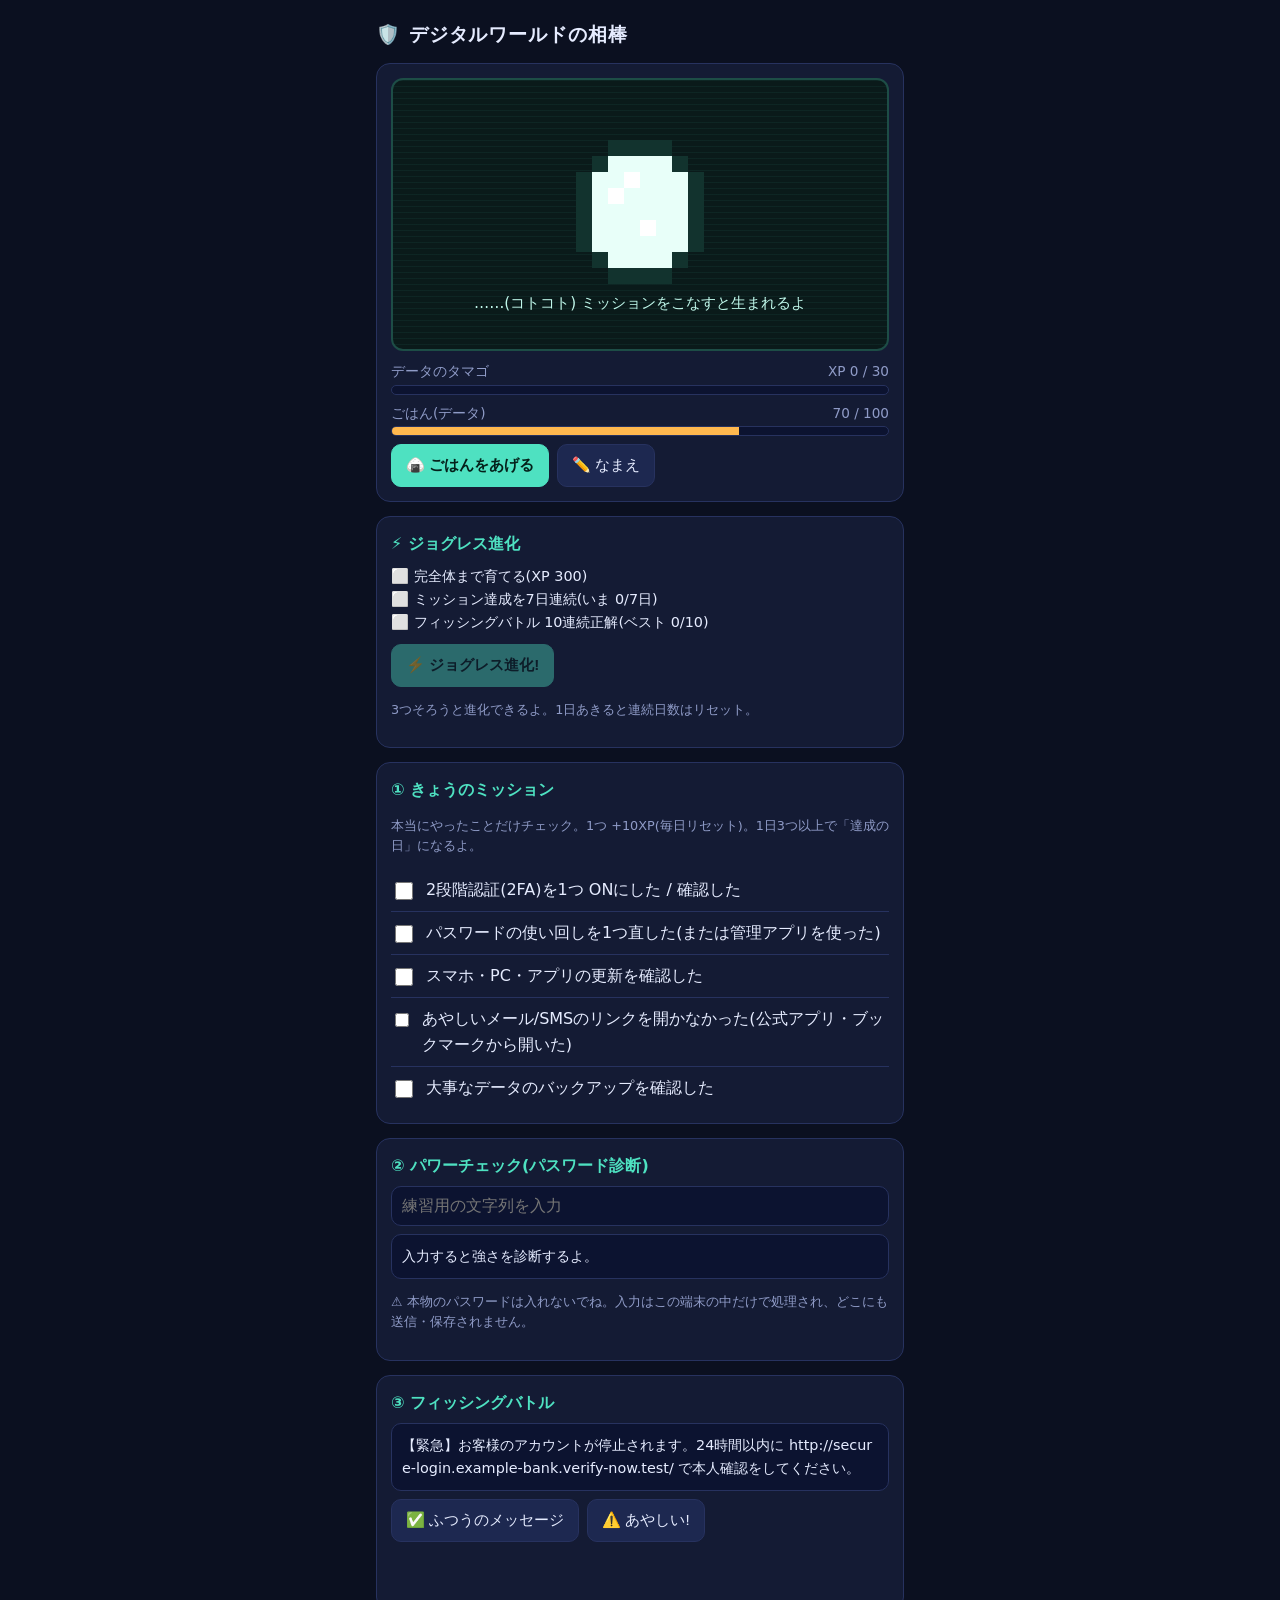
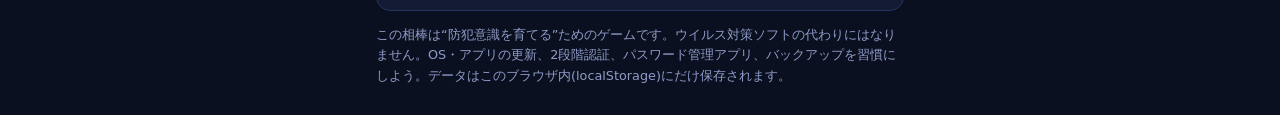
<file: digipet/index.html>
<!doctype html>
<html lang="ja">
<head>
<meta charset="utf-8">
<meta name="viewport" content="width=device-width,initial-scale=1">
<meta name="robots" content="noindex">
<link rel="manifest" href="manifest.json">
<meta name="theme-color" content="#0b1020">
<meta name="apple-mobile-web-app-capable" content="yes">
<meta name="apple-mobile-web-app-title" content="ガードン">
<meta name="apple-mobile-web-app-status-bar-style" content="black-translucent">
<link rel="apple-touch-icon" href="apple-touch-icon.png">
<link rel="icon" type="image/png" href="icon-192.png">
<title>ガードン - デジタルワールドの相棒</title>
<style>
:root{
  --bg:#0b1020; --panel:#141b34; --line:#27325f; --text:#e6ecff; --sub:#8f9bc7;
  --accent:#4ee1c1; --warn:#ffb84e; --bad:#ff6b8a;
}
*{box-sizing:border-box}
body{margin:0;background:var(--bg);color:var(--text);font-family:system-ui,-apple-system,"Hiragino Sans","Noto Sans JP",sans-serif;line-height:1.6}
main{max-width:560px;margin:0 auto;padding:16px}
h1{font-size:1.2rem;margin:4px 0 12px;letter-spacing:.05em}
section{background:var(--panel);border:1px solid var(--line);border-radius:14px;padding:14px;margin-bottom:14px}
h2{font-size:1rem;margin:0 0 8px;color:var(--accent)}
.screen{background:#0a1a1a;border:2px solid #1d4d46;border-radius:12px;text-align:center;padding:12px;
  background-image:linear-gradient(rgba(78,225,193,.06) 1px,transparent 1px);background-size:100% 6px}
canvas{image-rendering:pixelated;width:192px;height:192px;animation:bob 1.2s steps(2) infinite}
.sleepy canvas{animation:none;opacity:.6}
@keyframes bob{50%{transform:translateY(-6px)}}
.flash{animation:flash 1.6s ease-out}
@keyframes flash{0%{filter:brightness(1)}30%{filter:brightness(6) saturate(0)}100%{filter:brightness(1)}}
.omega canvas{filter:drop-shadow(0 0 8px #ffd24e)}
li.ok{color:var(--accent)}
ul.cond{list-style:none;padding:0;margin:0 0 10px;font-size:.9rem}
button:disabled{opacity:.4;cursor:not-allowed}
.say{min-height:3em;font-size:.95rem;color:#bff7ea}
.bar{height:10px;background:#0c1330;border:1px solid var(--line);border-radius:6px;overflow:hidden;margin:2px 0 8px}
.bar i{display:block;height:100%;background:var(--accent);transition:width .4s}
.bar.food i{background:var(--warn)}
.meta{display:flex;justify-content:space-between;font-size:.85rem;color:var(--sub)}
button{background:#1d2850;color:var(--text);border:1px solid var(--line);border-radius:10px;padding:10px 14px;font-size:.95rem;cursor:pointer}
button:hover{background:#27356b}
button.primary{background:var(--accent);color:#04201a;border-color:var(--accent);font-weight:700}
.row{display:flex;gap:8px;flex-wrap:wrap}
label.q{display:flex;gap:10px;align-items:flex-start;padding:8px 0;border-top:1px solid var(--line);cursor:pointer}
label.q:first-of-type{border-top:0}
label.q input{margin-top:5px;width:18px;height:18px;accent-color:var(--accent)}
input[type=text],input[type=password]{width:100%;padding:10px;border-radius:10px;border:1px solid var(--line);background:#0c1330;color:var(--text);font-size:1rem}
.note{font-size:.8rem;color:var(--sub)}
.msg{background:#0c1330;border:1px solid var(--line);border-radius:10px;padding:10px;margin:8px 0;font-size:.9rem;white-space:pre-wrap;word-break:break-all}
.good{color:var(--accent)} .bad{color:var(--bad)}
</style>
</head>
<body>
<main>
  <h1>🛡️ デジタルワールドの相棒</h1>

  <section>
    <div class="screen" id="screen">
      <canvas id="pet" width="12" height="12"></canvas>
      <div class="say" id="say"></div>
    </div>
    <div class="meta" style="margin-top:10px"><span id="nameLine"></span><span id="xpLine"></span></div>
    <div class="bar"><i id="xpBar" style="width:0"></i></div>
    <div class="meta"><span>ごはん(データ)</span><span id="foodTxt"></span></div>
    <div class="bar food"><i id="foodBar" style="width:0"></i></div>
    <div class="row">
      <button class="primary" id="feed">🍙 ごはんをあげる</button>
      <button id="rename">✏️ なまえ</button>
    </div>
  </section>

  <section>
    <h2>⚡ ジョグレス進化</h2>
    <ul class="cond" id="cond"></ul>
    <button class="primary" id="omega" disabled>⚡ ジョグレス進化!</button>
    <p class="note" id="omegaNote"></p>
  </section>

  <section>
    <h2>① きょうのミッション</h2>
    <p class="note">本当にやったことだけチェック。1つ +10XP(毎日リセット)。1日3つ以上で「達成の日」になるよ。</p>
    <div id="quests"></div>
  </section>

  <section>
    <h2>② パワーチェック(パスワード診断)</h2>
    <input type="password" id="pw" placeholder="練習用の文字列を入力" autocomplete="off">
    <div class="msg" id="pwOut">入力すると強さを診断するよ。</div>
    <p class="note">⚠️ 本物のパスワードは入れないでね。入力はこの端末の中だけで処理され、どこにも送信・保存されません。</p>
  </section>

  <section>
    <h2>③ フィッシングバトル</h2>
    <div class="msg" id="phMsg"></div>
    <div class="row">
      <button id="phSafe">✅ ふつうのメッセージ</button>
      <button id="phBad">⚠️ あやしい!</button>
    </div>
    <div class="say" id="phRes" style="margin-top:8px"></div>
  </section>

  <p class="note">この相棒は“防犯意識を育てる”ためのゲームです。ウイルス対策ソフトの代わりにはなりません。OS・アプリの更新、2段階認証、パスワード管理アプリ、バックアップを習慣にしよう。データはこのブラウザ内(localStorage)にだけ保存されます。</p>
</main>

<script>
// ---------- ドット絵 ----------
// . 透明 / o 輪郭 / b 体 / h 角・耳 / e 目 / m 口 / a 羽 / w ハイライト
const SPRITES = [
  ["....oooo....","...obbbbo...","..obbwbbbo..","..obwbbbbo..","..obbbbbbo..","..obbbwbbo..","..obbbbbbo..","...obbbbo...","....oooo...."],
  ["............","...oooooo...","..obbbbbbo..",".obbbbbbbbo.",".obbebbebbo.",".obbbbbbbbo.",".obbbmmbbbo.","..obbbbbbo..","...oo..oo..."],
  [".h........h.",".hh......hh.",".ohbbbbbbho.","obbbbbbbbbbo","obbebbbbebbo","obbbbbbbbbbo","obbbbmmbbbbo",".obbbbbbbbo.",".obb.oo.bbo.","..oo....oo.."],
  ["..h......h..",".hhh....hhh.",".ohhbbbbhho.","obbbbbbbbbbo","obbebbbbebbo","obbbbbbbbbbo","abbbbmmbbbba","aabbbbbbbbaa","aaobbbbbboaa",".aobb..bboa.","..oo....oo.."],
  ["..h......h..",".hhh....hhh.",".ohhbbbbhho.","obbbbbbbbbbo","obbebbbbebbo","obbbbmmbbbbo","kaabbbbbbaas","kaaobbbbboas","kk.obbbbbo.s",".k.obb.bbo.s","..aoo..ooa.."]
];
const PALETTE = [
  {o:"#12332e",b:"#e8fff9",w:"#ffffff"},
  {o:"#12332e",b:"#4ee1c1",e:"#04201a",m:"#04201a"},
  {o:"#10213f",b:"#5aa9ff",h:"#ffd24e",e:"#04101f",m:"#04101f"},
  {o:"#2a1040",b:"#8f6bff",h:"#ffd24e",a:"#4ee1c1",e:"#ffffff",m:"#1a0a2a"},
  {o:"#3b2a00",b:"#f2f6ff",h:"#ffd24e",a:"#4ee1c1",e:"#ff4e6a",m:"#3b2a00",k:"#e6ecff",s:"#ffd24e"}
];
const STAGES = [
  {min:0,   name:"データのタマゴ", say:"……(コトコト) ミッションをこなすと生まれるよ"},
  {min:30,  name:"ガードン(幼年期)", say:"ぼく ガードン! いっしょに まもろうね!"},
  {min:120, name:"ガードン(成長期)", say:"おぼえたよ、あやしいリンクの見分け方!"},
  {min:300, name:"ガードン(完全体)", say:"ネットの世界は ぼくらが まもる!"},
  {min:Infinity, name:"オメガガード(ジョグレス体)", say:"すべての力が ひとつに! もう だれにも だまされない!"}
];

// ---------- 状態 ----------
const KEY = "guardon.v1";
const today = () => new Date().toISOString().slice(0,10);
function load(){
  // Androidアプリ版: ウィジェットで変わった状態を優先して取り込む
  try{ if(window.GuardonBridge){ const r = window.GuardonBridge.load(); if(r) return Object.assign(defaults(), JSON.parse(r)); } }catch(e){}
  const d = defaults();
  try{ const s = JSON.parse(localStorage.getItem(KEY)); if(s) return Object.assign(d, s); }catch(e){}
  return d;
}
function defaults(){
  const d = {name:"ガードン", xp:0, food:70, fedAt:Date.now(), day:today(), done:[], pwDay:"", streak:0, lastDay:"", phBest:0, omega:false};
  return d;
}
let S = load();
function save(){
  const j = JSON.stringify(S);
  try{ localStorage.setItem(KEY, j); }catch(e){}
  // Androidアプリ版: ウィジェットに状態を渡す(Web版では何もしない)
  try{ if(window.GuardonBridge) window.GuardonBridge.save(j); }catch(e){}
}

function tick(){
  // 20分ごとに ごはん -1
  const lost = Math.floor((Date.now()-S.fedAt)/(20*60*1000));
  if(lost>0){ S.food = Math.max(0, S.food-lost); S.fedAt += lost*20*60*1000; }
  if(S.day !== today()){ S.day = today(); S.done = []; }
  if(S.lastDay && S.lastDay !== today() && S.lastDay !== dayAgo(1)) S.streak = 0;
}
function dayAgo(n){ const d = new Date(); d.setDate(d.getDate()-n); return d.toISOString().slice(0,10); }
const stageOf = xp => { let i=0; STAGES.slice(0,4).forEach((s,n)=>{ if(xp>=s.min) i=n; }); return i; };
const curStage = () => S.omega ? 4 : stageOf(S.xp);
const GOAL_DAYS = 7, GOAL_PH = 10;
const canOmega = () => !S.omega && stageOf(S.xp)===3 && S.streak>=GOAL_DAYS && S.phBest>=GOAL_PH;

// ---------- 描画 ----------
const cv = document.getElementById("pet"), ctx = cv.getContext("2d");
function draw(){
  const st = curStage(), sp = SPRITES[st], pal = PALETTE[st];
  ctx.clearRect(0,0,12,12);
  const oy = 12 - sp.length;
  sp.forEach((row,y)=>[...row].forEach((c,x)=>{
    if(c==="."||!pal[c]) return;
    ctx.fillStyle = pal[c]; ctx.fillRect(x,y+oy,1,1);
  }));
}
const $ = id => document.getElementById(id);
let sayTimer;
function say(t){ $("say").textContent = t; clearTimeout(sayTimer); }
function render(){
  tick();
  const st = curStage(), next = st<3 ? STAGES[st+1] : null;
  $("nameLine").textContent = (st===0 ? "" : S.name+" / ") + STAGES[st].name;
  $("xpLine").textContent = next ? `XP ${S.xp} / ${next.min}` : `XP ${S.xp} (MAX)`;
  const base = STAGES[st].min;
  $("xpBar").style.width = (next ? (S.xp-base)/(next.min-base)*100 : 100) + "%";
  $("screen").classList.toggle("omega", S.omega);
  renderOmega();
  $("foodTxt").textContent = S.food + " / 100";
  $("foodBar").style.width = S.food + "%";
  $("screen").classList.toggle("sleepy", S.food===0);
  draw(); save();
}
function renderOmega(){
  const row = (ok,t) => `<li class="${ok?"ok":""}">${ok?"✅":"⬜"} ${t}</li>`;
  $("cond").innerHTML =
    row(stageOf(S.xp)===3, "完全体まで育てる(XP 300)") +
    row(S.streak>=GOAL_DAYS, `ミッション達成を${GOAL_DAYS}日連続(いま ${Math.min(S.streak,GOAL_DAYS)}/${GOAL_DAYS}日)`) +
    row(S.phBest>=GOAL_PH, `フィッシングバトル ${GOAL_PH}連続正解(ベスト ${Math.min(S.phBest,GOAL_PH)}/${GOAL_PH})`);
  $("omega").disabled = !canOmega();
  $("omega").style.display = S.omega ? "none" : "";
  $("omegaNote").textContent = S.omega ? "🌟 ジョグレス進化ずみ! きみは最強のパートナーだ。" : "3つそろうと進化できるよ。1日あきると連続日数はリセット。";
}
$("omega").onclick = () => {
  if(!canOmega()) return;
  const sc = $("screen"); sc.classList.add("flash");
  setTimeout(() => { S.omega = true; render(); say(`⚡ ジョグレス進化! ${STAGES[4].name} ! ${STAGES[4].say}`); }, 500);
  setTimeout(() => sc.classList.remove("flash"), 1700);
};
function gain(n, msg){
  const before = curStage();
  S.xp += n;
  const after = curStage();
  render();
  if(after>before) say(`✨ しんか! ${STAGES[after].name} になった! ${STAGES[after].say}`);
  else if(msg) say(msg);
}

// ---------- ごはん ----------
$("feed").onclick = () => {
  tick();
  if(S.food>=100){ say("もう おなかいっぱい!"); return; }
  S.food = Math.min(100, S.food+20); S.fedAt = Date.now();
  gain(1, "もぐもぐ… ありがとう!");
};
$("rename").onclick = () => {
  const n = prompt("なまえをつけてね", S.name);
  if(n && n.trim()){ S.name = n.trim().slice(0,12); render(); say(`${S.name}! いいなまえ!`); }
};

// ---------- ミッション ----------
const QUESTS = [
  "2段階認証(2FA)を1つ ONにした / 確認した",
  "パスワードの使い回しを1つ直した(または管理アプリを使った)",
  "スマホ・PC・アプリの更新を確認した",
  "あやしいメール/SMSのリンクを開かなかった(公式アプリ・ブックマークから開いた)",
  "大事なデータのバックアップを確認した"
];
function markDay(){
  if(S.done.length>=3 && S.lastDay!==today()){
    S.streak = (S.lastDay===dayAgo(1)) ? S.streak+1 : 1;
    S.lastDay = today();
  }
}
function renderQuests(){
  const box = $("quests"); box.innerHTML = "";
  QUESTS.forEach((q,i)=>{
    const l = document.createElement("label"); l.className = "q";
    const c = document.createElement("input"); c.type = "checkbox";
    c.checked = S.done.includes(i); c.disabled = c.checked;
    c.onchange = () => { if(c.checked && !S.done.includes(i)){ S.done.push(i); c.disabled = true; markDay(); gain(10, "えらい! +10XP。ひとつ安全になったよ!"); } };
    l.append(c, document.createTextNode(q)); box.append(l);
  });
}

// ---------- パスワード診断 ----------
const COMMON = ["password","passw0rd","qwerty","123456","111111","abc123","letmein","admin","iloveyou","welcome","login","dragon","monkey","1234","0000","pass","asdf","zxcv"];
function analyze(p){
  if(!p) return null;
  let pool = 0;
  if(/[a-z]/.test(p)) pool += 26;
  if(/[A-Z]/.test(p)) pool += 26;
  if(/[0-9]/.test(p)) pool += 10;
  if(/[^a-zA-Z0-9]/.test(p)) pool += 33;
  let bits = p.length * Math.log2(pool||1);
  const low = p.toLowerCase(), issues = [];
  if(COMMON.some(w=>low.includes(w))){ bits = Math.min(bits, 20); issues.push("よくある単語・並びが入ってる"); }
  if(/(.)\1{2,}/.test(p)){ bits -= 10; issues.push("同じ文字が続いてる"); }
  if(/(0123|1234|2345|3456|4567|5678|6789|abcd|bcde|cdef)/i.test(p)){ bits -= 10; issues.push("連番になってる"); }
  if(p.length < 12) issues.push("12文字以上にしよう");
  return {bits: Math.max(0, Math.round(bits)), issues};
}
$("pw").oninput = e => {
  const r = analyze(e.target.value), out = $("pwOut");
  if(!r){ out.textContent = "入力すると強さを診断するよ。"; return; }
  const lv = r.bits>=70 ? ["つよい 💪","good"] : r.bits>=45 ? ["ふつう 🙂",""] : ["よわい 😱","bad"];
  out.innerHTML = `強さ: <b class="${lv[1]}">${lv[0]}</b> (約${r.bits}ビット)` +
    (r.issues.length ? `<br>・${r.issues.join("<br>・")}` : "") +
    `<br><span class="note">コツ: 長い+ランダム。サイトごとに別のものを。管理アプリが一番ラク。</span>`;
  if(r.bits>=70 && S.pwDay!==today()){ S.pwDay = today(); gain(5, "つよいパスワードの作り方、マスターしたね! +5XP"); }
};

// ---------- フィッシングバトル ----------
const PH = [
  {t:"【緊急】お客様のアカウントが停止されます。24時間以内に http://secure-login.example-bank.verify-now.test/ で本人確認をしてください。", bad:true, why:"脅し+期限+ドメインが公式っぽくない(本物の入口は“.”の並び最後のドメインで判断)。"},
  {t:"荷物をお届けにあがりましたが不在でした。再配達はこちら → http://re-delivery.co-parcel.test/", bad:true, why:"SMSのURLから再配達は典型的な手口。公式アプリや公式サイトから確認しよう。"},
  {t:"明日の打ち合わせは15時からでお願いします。資料は先日共有したフォルダにあります。", bad:false, why:"リンクも急かしもなく、既知のやり取りの続き。ふつうのメッセージ。"},
  {t:"あなたのAmazonギフト券 5,000円分が当選しました! 受け取りはこちら ⇒ bit.ly/xxxx", bad:true, why:"身に覚えのない当選+短縮URL。タダより高いものはない!"},
  {t:"【セキュリティ通知】新しい端末からログインがありました。心当たりがなければ、公式アプリの設定画面からパスワードを変更してください。(このメールにリンクはありません)", bad:false, why:"リンクを踏ませず、公式アプリでの操作を案内している。ただし不安なら自分で公式サイトを開いて確認しよう。"},
  {t:"社長です。至急お願いがあります。コンビニでギフトカードを購入し、番号を写真で送ってください。会議中のため電話はできません。", bad:true, why:"なりすまし詐欺(BEC)。お金・ギフトカード・電話NGは必ず別の手段で本人確認。"},
  {t:"ご注文ありがとうございます。注文番号 #48213 は本日発送されました。(お問い合わせは公式サイトのマイページから)", bad:false, why:"ただし身に覚えのない注文なら、リンクではなく公式サイトのマイページで確認。"},
  {t:"添付の請求書.pdf.exe をご確認ください。至急お支払いをお願いします。", bad:true, why:"“.pdf.exe”は実行ファイル。拡張子を隠されてPDFに見せかけている。絶対に開かない!"}
];
let ph = null, streak = 0;
function nextPh(){ ph = PH[Math.floor(Math.random()*PH.length)]; $("phMsg").textContent = ph.t; }
function answer(sayBad){
  if(!ph) return;
  const ok = sayBad === ph.bad;
  if(ok){ streak++; S.phBest = Math.max(S.phBest, streak); $("phRes").innerHTML = `<span class="good">⭕ せいかい!</span> ${ph.why}`; gain(5); say(streak>=3 ? `${streak}れんぞく! みやぶる力がついてきた!` : "いいカン! +5XP"); }
  else { streak = 0; $("phRes").innerHTML = `<span class="bad">❌ おしい!</span> ${ph.why}`; say("だいじょうぶ、ここで覚えれば本番で守れるよ!"); }
  nextPh();
}
$("phSafe").onclick = () => answer(false);
$("phBad").onclick = () => answer(true);

// ---------- 起動 ----------
renderQuests(); nextPh(); render();
say(STAGES[curStage()].say);
setInterval(render, 60*1000);
window.guardonReload = () => { S = load(); renderQuests(); render(); };   // アプリ復帰時にウィジェットの変更を反映
if("serviceWorker" in navigator) navigator.serviceWorker.register("sw.js").catch(()=>{});
</script>
</body>
</html>
</file>
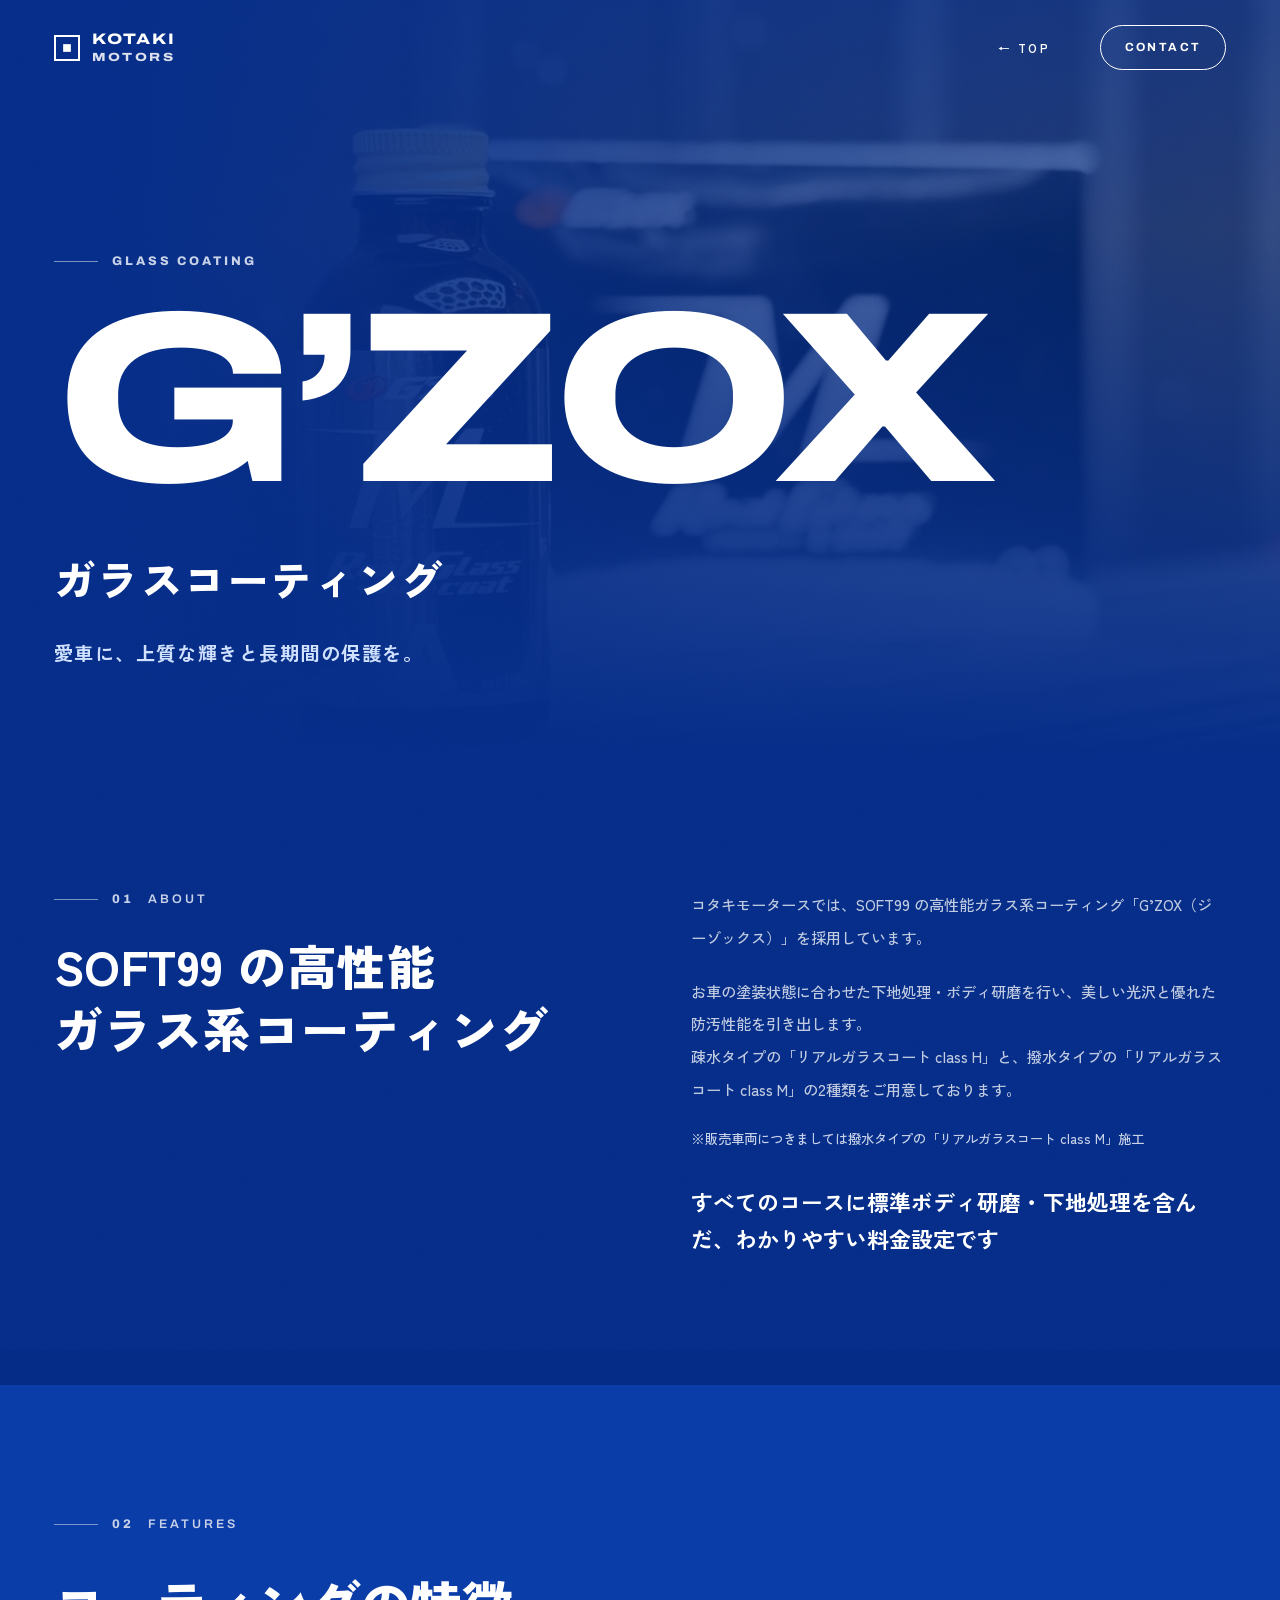
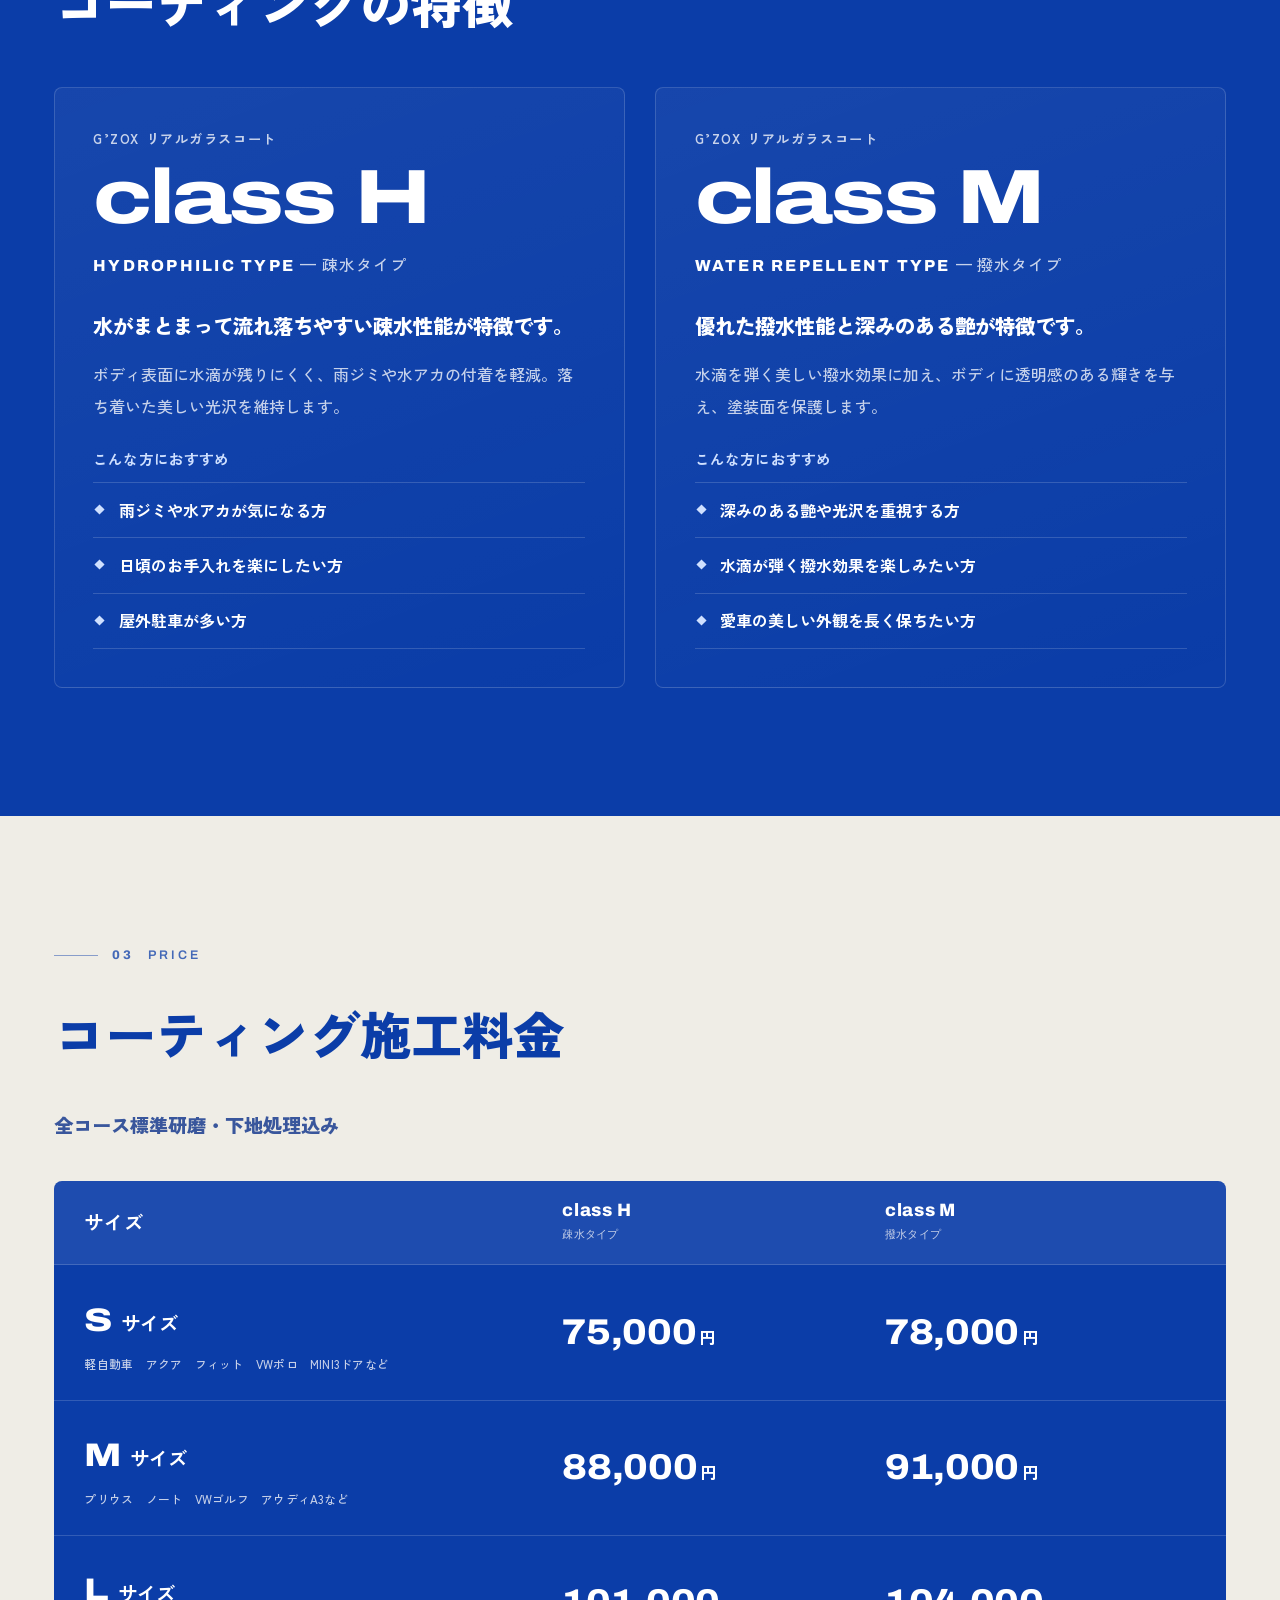
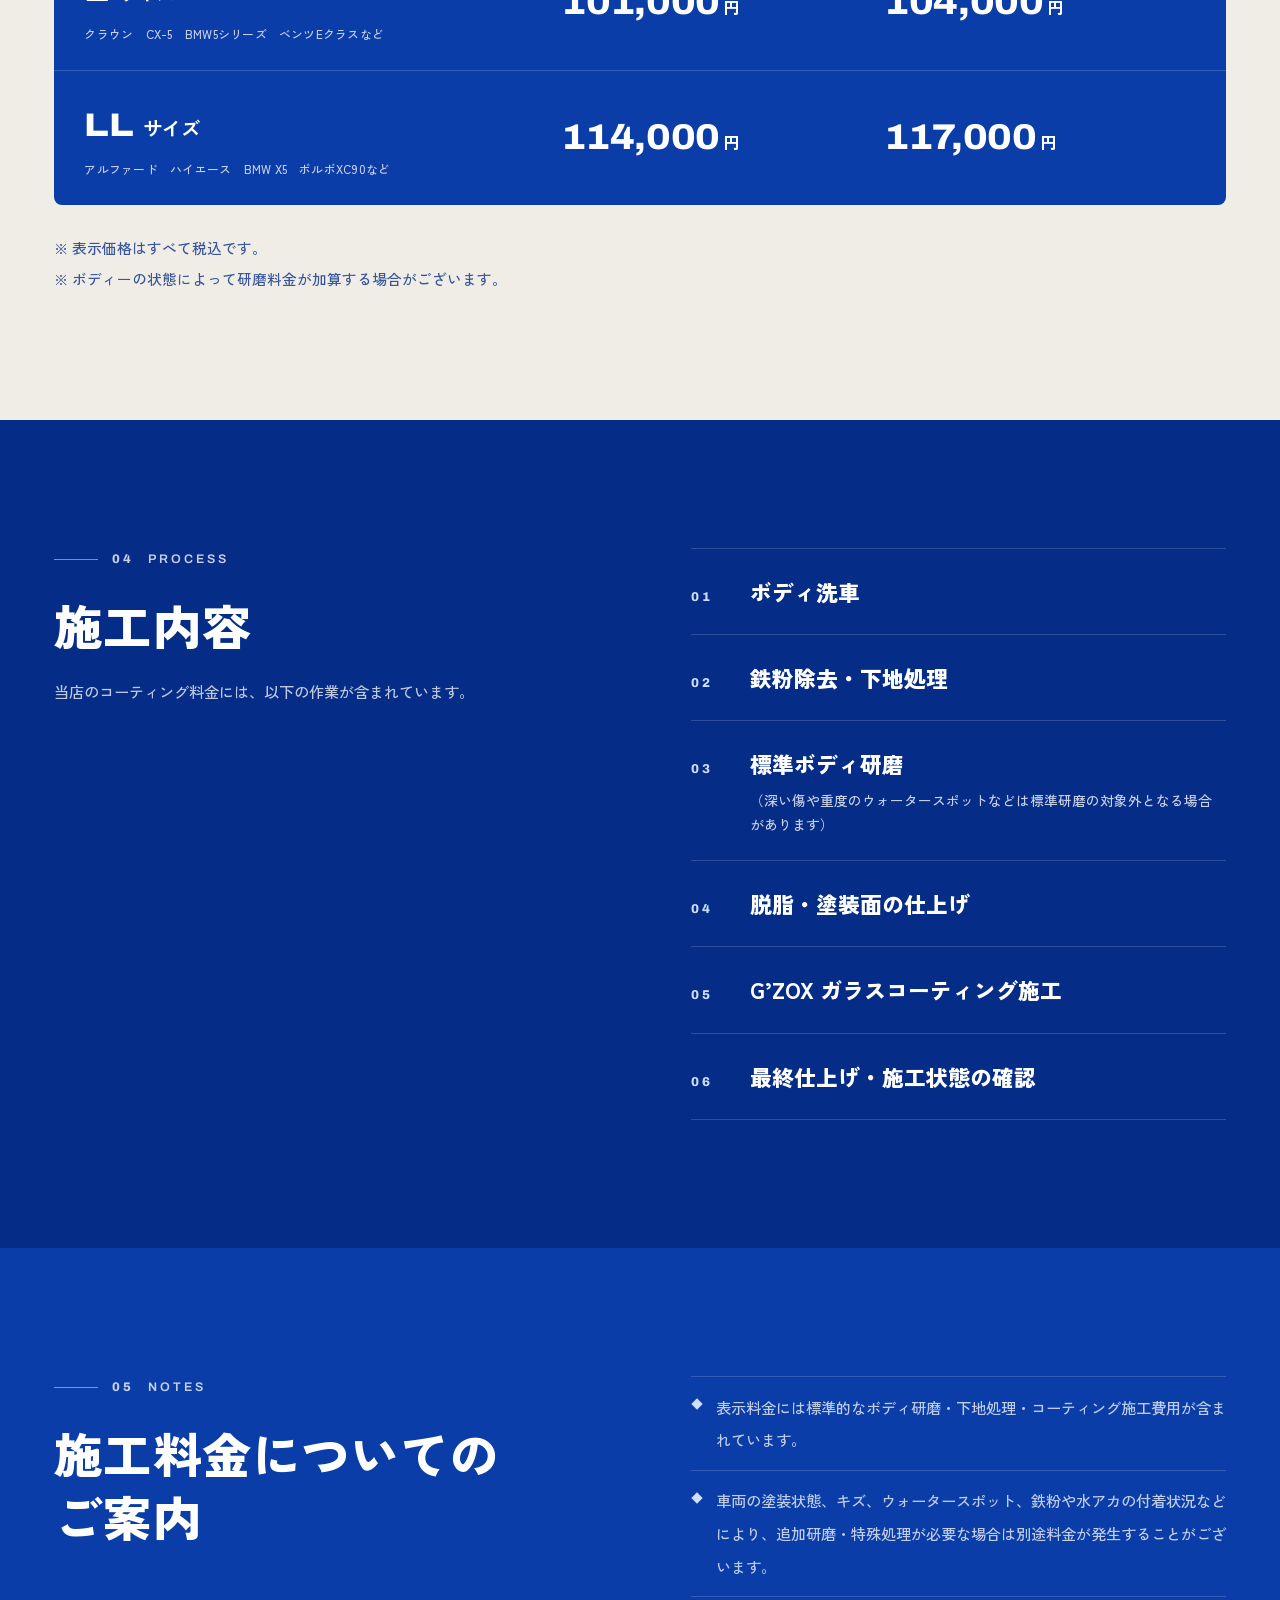
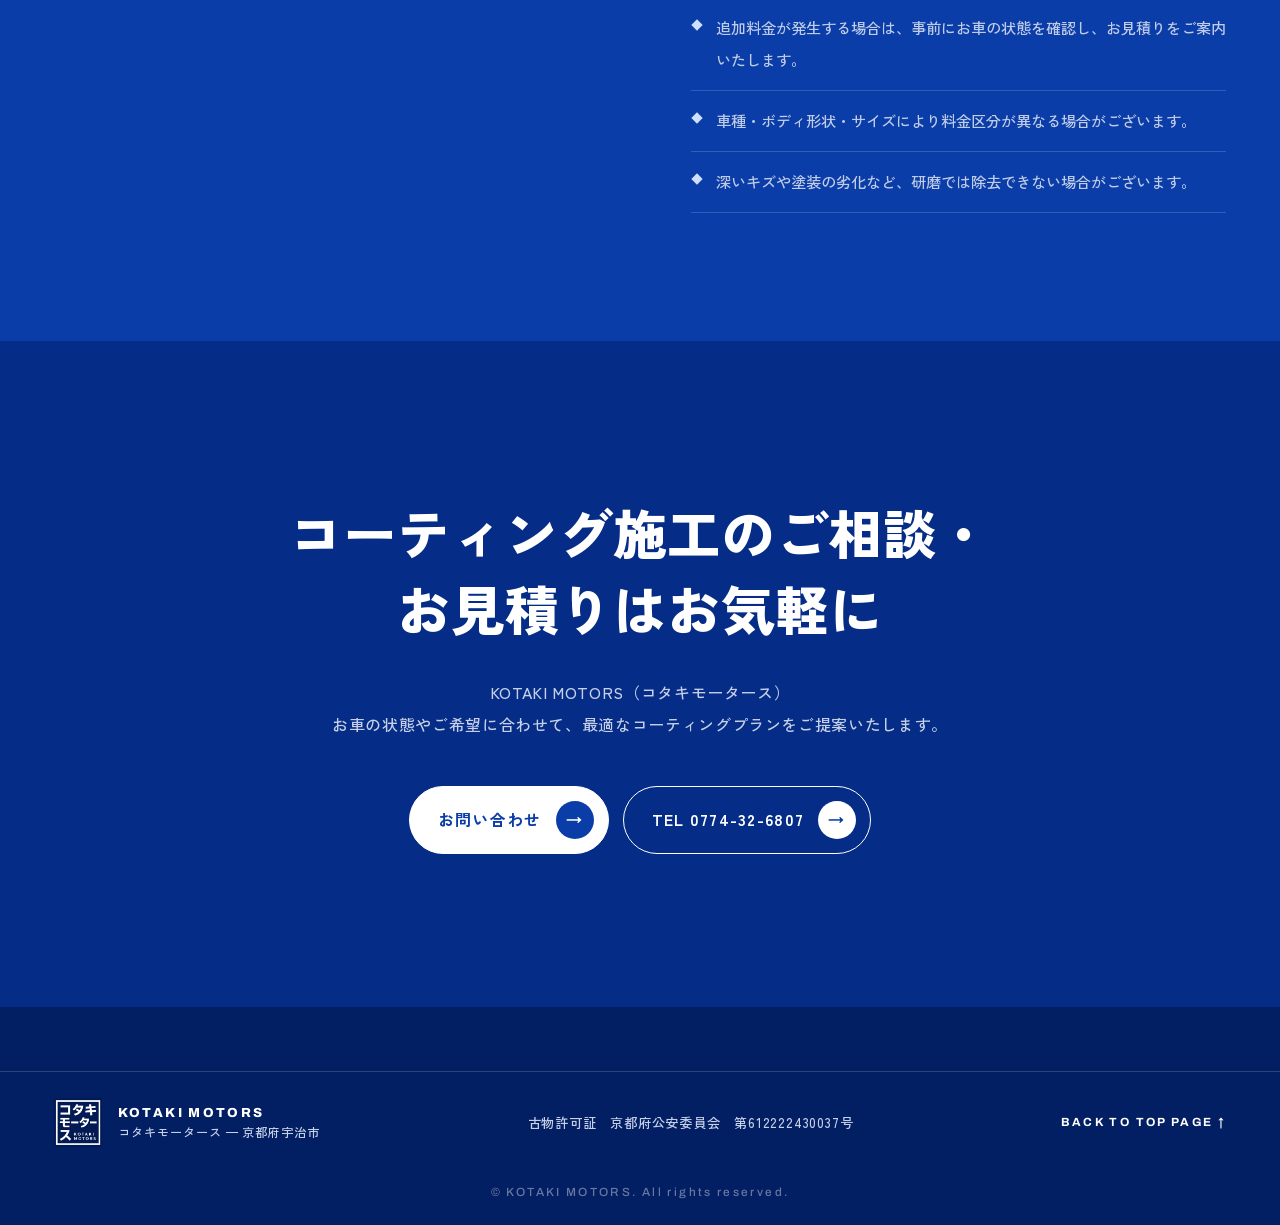
<file: coating.html>
<!doctype html>
<html lang="ja">
<head>
<meta charset="utf-8">
<meta name="viewport" content="width=device-width,initial-scale=1,viewport-fit=cover">
<title>G’ZOX ガラスコーティング｜KOTAKI MOTORS（コタキモータース）</title>
<meta name="description" content="KOTAKI MOTORS の G’ZOX ガラスコーティング。疎水タイプ class H・撥水タイプ class M、全コース標準研磨・下地処理込みの料金と施工内容のご案内。">
<meta name="theme-color" content="#011A53">
<meta property="og:type" content="website">
<meta property="og:url" content="https://inoueequip-ctrl.github.io/Private/coating.html">
<meta property="og:site_name" content="KOTAKI MOTORS">
<meta property="og:title" content="G’ZOX ガラスコーティング｜KOTAKI MOTORS（コタキモータース）">
<meta property="og:image" content="https://inoueequip-ctrl.github.io/Private/assets/img/ogp.jpg">
<meta name="twitter:card" content="summary_large_image">
<link rel="icon" type="image/png" href="assets/img/favicon.png">
<link rel="preconnect" href="https://fonts.googleapis.com">
<link rel="preconnect" href="https://fonts.gstatic.com" crossorigin>
<link href="https://fonts.googleapis.com/css2?family=Archivo:wdth,wght@62..125,100..900&family=Zen+Kaku+Gothic+New:wght@400;500;700;900&display=swap" rel="stylesheet">
<link rel="stylesheet" href="css/style.css">
<script>document.documentElement.classList.add('js')</script>
</head>
<body class="sub">
<header class="hdr" id="hdr">
  <a class="hdr__logo" href="index.html" aria-label="KOTAKI MOTORS トップへ">
    <span class="hdr__mark" aria-hidden="true"></span>
    <span class="hdr__name">KOTAKI<b>MOTORS</b></span>
  </a>
  <a class="hdr__back" href="index.html#coating">← TOP</a>
  <a class="hdr__cta" href="index.html#contact"><span>Contact</span></a>
</header>
<main>

<section class="sub-hero">
  <div class="sub-hero__bg"><img src="assets/img/gzox.jpg" alt="" width="1800" height="1350"></div>
  <div class="wrap sub-hero__in">
    <p class="label"><span>Glass coating</span></p>
    <h1 class="sub-hero__title"><span class="ln"><span>G’ZOX</span></span></h1>
    <p class="sub-hero__jp">ガラスコーティング</p>
    <p class="sub-hero__lead">愛車に、上質な輝きと長期間の保護を。</p>
  </div>
</section>

<section class="sub-sec">
  <div class="wrap grid">
    <div class="col-l">
      <p class="label"><span>01</span>About</p>
      <h2 class="h-jp" data-r>SOFT99 の高性能<br>ガラス系コーティング</h2>
    </div>
    <div class="col-r prose">
      <p data-r>コタキモータースでは、SOFT99 の高性能ガラス系コーティング「G’ZOX（ジーゾックス）」を採用しています。</p>
      <p data-r>お車の塗装状態に合わせた下地処理・ボディ研磨を行い、美しい光沢と優れた防汚性能を引き出します。<br>疎水タイプの「リアルガラスコート class H」と、撥水タイプの「リアルガラスコート class M」の2種類をご用意しております。</p>
      <p data-r class="prose__note">※販売車両につきましては撥水タイプの「リアルガラスコート class M」施工</p>
      <p data-r class="prose__lead">すべてのコースに標準ボディ研磨・下地処理を含んだ、わかりやすい料金設定です</p>
    </div>
  </div>
</section>

<section class="sub-sec sub-sec--alt">
  <div class="wrap">
    <p class="label"><span>02</span>Features</p>
    <h2 class="sub-h">コーティングの特徴</h2>
    <div class="plans">
      <article class="plan" data-r>
        <p class="plan__tag">G’ZOX リアルガラスコート</p>
        <h3 class="plan__name">class H</h3>
        <p class="plan__type"><b>HYDROPHILIC TYPE</b> — 疎水タイプ</p>
        <p class="plan__lead">水がまとまって流れ落ちやすい疎水性能が特徴です。</p>
        <p>ボディ表面に水滴が残りにくく、雨ジミや水アカの付着を軽減。落ち着いた美しい光沢を維持します。</p>
        <p class="plan__for">こんな方におすすめ</p>
        <ul>
          <li>雨ジミや水アカが気になる方</li>
          <li>日頃のお手入れを楽にしたい方</li>
          <li>屋外駐車が多い方</li>
        </ul>
      </article>
      <article class="plan" data-r>
        <p class="plan__tag">G’ZOX リアルガラスコート</p>
        <h3 class="plan__name">class M</h3>
        <p class="plan__type"><b>WATER REPELLENT TYPE</b> — 撥水タイプ</p>
        <p class="plan__lead">優れた撥水性能と深みのある艶が特徴です。</p>
        <p>水滴を弾く美しい撥水効果に加え、ボディに透明感のある輝きを与え、塗装面を保護します。</p>
        <p class="plan__for">こんな方におすすめ</p>
        <ul>
          <li>深みのある艶や光沢を重視する方</li>
          <li>水滴が弾く撥水効果を楽しみたい方</li>
          <li>愛車の美しい外観を長く保ちたい方</li>
        </ul>
      </article>
    </div>
  </div>
</section>

<section class="sub-sec sub-sec--paper" data-theme="light">
  <div class="wrap">
    <p class="label"><span>03</span>Price</p>
    <h2 class="sub-h">コーティング施工料金</h2>
    <p class="price__sub" data-r>全コース標準研磨・下地処理込み</p>
    <div class="price" data-r role="table" aria-label="コーティング施工料金（税込）">
      <div class="price__row price__head" role="row">
        <span role="columnheader">サイズ</span>
        <span role="columnheader">class H<small>疎水タイプ</small></span>
        <span role="columnheader">class M<small>撥水タイプ</small></span>
      </div>
      <div class="price__row" role="row"><span role="cell"><b>S</b> サイズ<small>軽自動車　アクア　フィット　VWポロ　MINI3ドアなど</small></span><span role="cell">75,000<i>円</i></span><span role="cell">78,000<i>円</i></span></div>
      <div class="price__row" role="row"><span role="cell"><b>M</b> サイズ<small>プリウス　ノート　VWゴルフ　アウディA3など</small></span><span role="cell">88,000<i>円</i></span><span role="cell">91,000<i>円</i></span></div>
      <div class="price__row" role="row"><span role="cell"><b>L</b> サイズ<small>クラウン　CX-5　BMW5シリーズ　ベンツEクラスなど</small></span><span role="cell">101,000<i>円</i></span><span role="cell">104,000<i>円</i></span></div>
      <div class="price__row" role="row"><span role="cell"><b>LL</b> サイズ<small>アルファード　ハイエース　BMW X5　ボルボXC90など</small></span><span role="cell">114,000<i>円</i></span><span role="cell">117,000<i>円</i></span></div>
    </div>
    <ul class="price__notes" data-r>
      <li>表示価格はすべて税込です。</li>
      <li>ボディーの状態によって研磨料金が加算する場合がございます。</li>
    </ul>
  </div>
</section>

<section class="sub-sec">
  <div class="wrap grid">
    <div class="col-l">
      <p class="label"><span>04</span>Process</p>
      <h2 class="h-jp" data-r>施工内容</h2>
      <p class="prose" data-r style="margin-top:1.2em">当店のコーティング料金には、以下の作業が含まれています。</p>
    </div>
    <ol class="work" data-r>
      <li><i>01</i><b>ボディ洗車</b></li>
      <li><i>02</i><b>鉄粉除去・下地処理</b></li>
      <li><i>03</i><b>標準ボディ研磨</b><small>（深い傷や重度のウォータースポットなどは標準研磨の対象外となる場合があります）</small></li>
      <li><i>04</i><b>脱脂・塗装面の仕上げ</b></li>
      <li><i>05</i><b>G’ZOX ガラスコーティング施工</b></li>
      <li><i>06</i><b>最終仕上げ・施工状態の確認</b></li>
    </ol>
  </div>
</section>

<section class="sub-sec sub-sec--alt">
  <div class="wrap grid">
    <div class="col-l">
      <p class="label"><span>05</span>Notes</p>
      <h2 class="h-jp" data-r>施工料金についての<br>ご案内</h2>
    </div>
    <ul class="notes prose" data-r>
      <li>表示料金には標準的なボディ研磨・下地処理・コーティング施工費用が含まれています。</li>
      <li>車両の塗装状態、キズ、ウォータースポット、鉄粉や水アカの付着状況などにより、追加研磨・特殊処理が必要な場合は別途料金が発生することがございます。</li>
      <li>追加料金が発生する場合は、事前にお車の状態を確認し、お見積りをご案内いたします。</li>
      <li>車種・ボディ形状・サイズにより料金区分が異なる場合がございます。</li>
      <li>深いキズや塗装の劣化など、研磨では除去できない場合がございます。</li>
    </ul>
  </div>
</section>

<section class="sub-cta">
  <div class="wrap">
    <h2 class="sub-cta__t" data-r>コーティング施工のご相談・<br>お見積りはお気軽に</h2>
    <p class="sub-cta__s" data-r>KOTAKI MOTORS（コタキモータース）<br>お車の状態やご希望に合わせて、最適なコーティングプランをご提案いたします。</p>
    <div class="sub-cta__b" data-r>
      <a class="btn btn--solid" href="index.html#contact"><span>お問い合わせ</span><i>→</i></a>
      <a class="btn" href="tel:0774326807"><span>TEL 0774-32-6807</span><i>→</i></a>
    </div>
  </div>
</section>
</main>
<footer class="ftr ftr--sub">
  <div class="wrap ftr__row">
    <div class="ftr__brand">
      <img src="assets/img/favicon.png" width="56" height="57" alt="" loading="lazy">
      <p>KOTAKI MOTORS<br><small>コタキモータース — 京都府宇治市</small></p>
    </div>
    <p class="ftr__lic">古物許可証　京都府公安委員会　第612222430037号</p>
    <a class="ftr__top" href="index.html">Back to top page ↑</a>
  </div>
  <p class="ftr__copy">© KOTAKI MOTORS. All rights reserved.</p>
</footer>
<script src="assets/vendor/lenis.min.js"></script>
<script src="js/sub.js"></script>
</body>
</html>
</file>
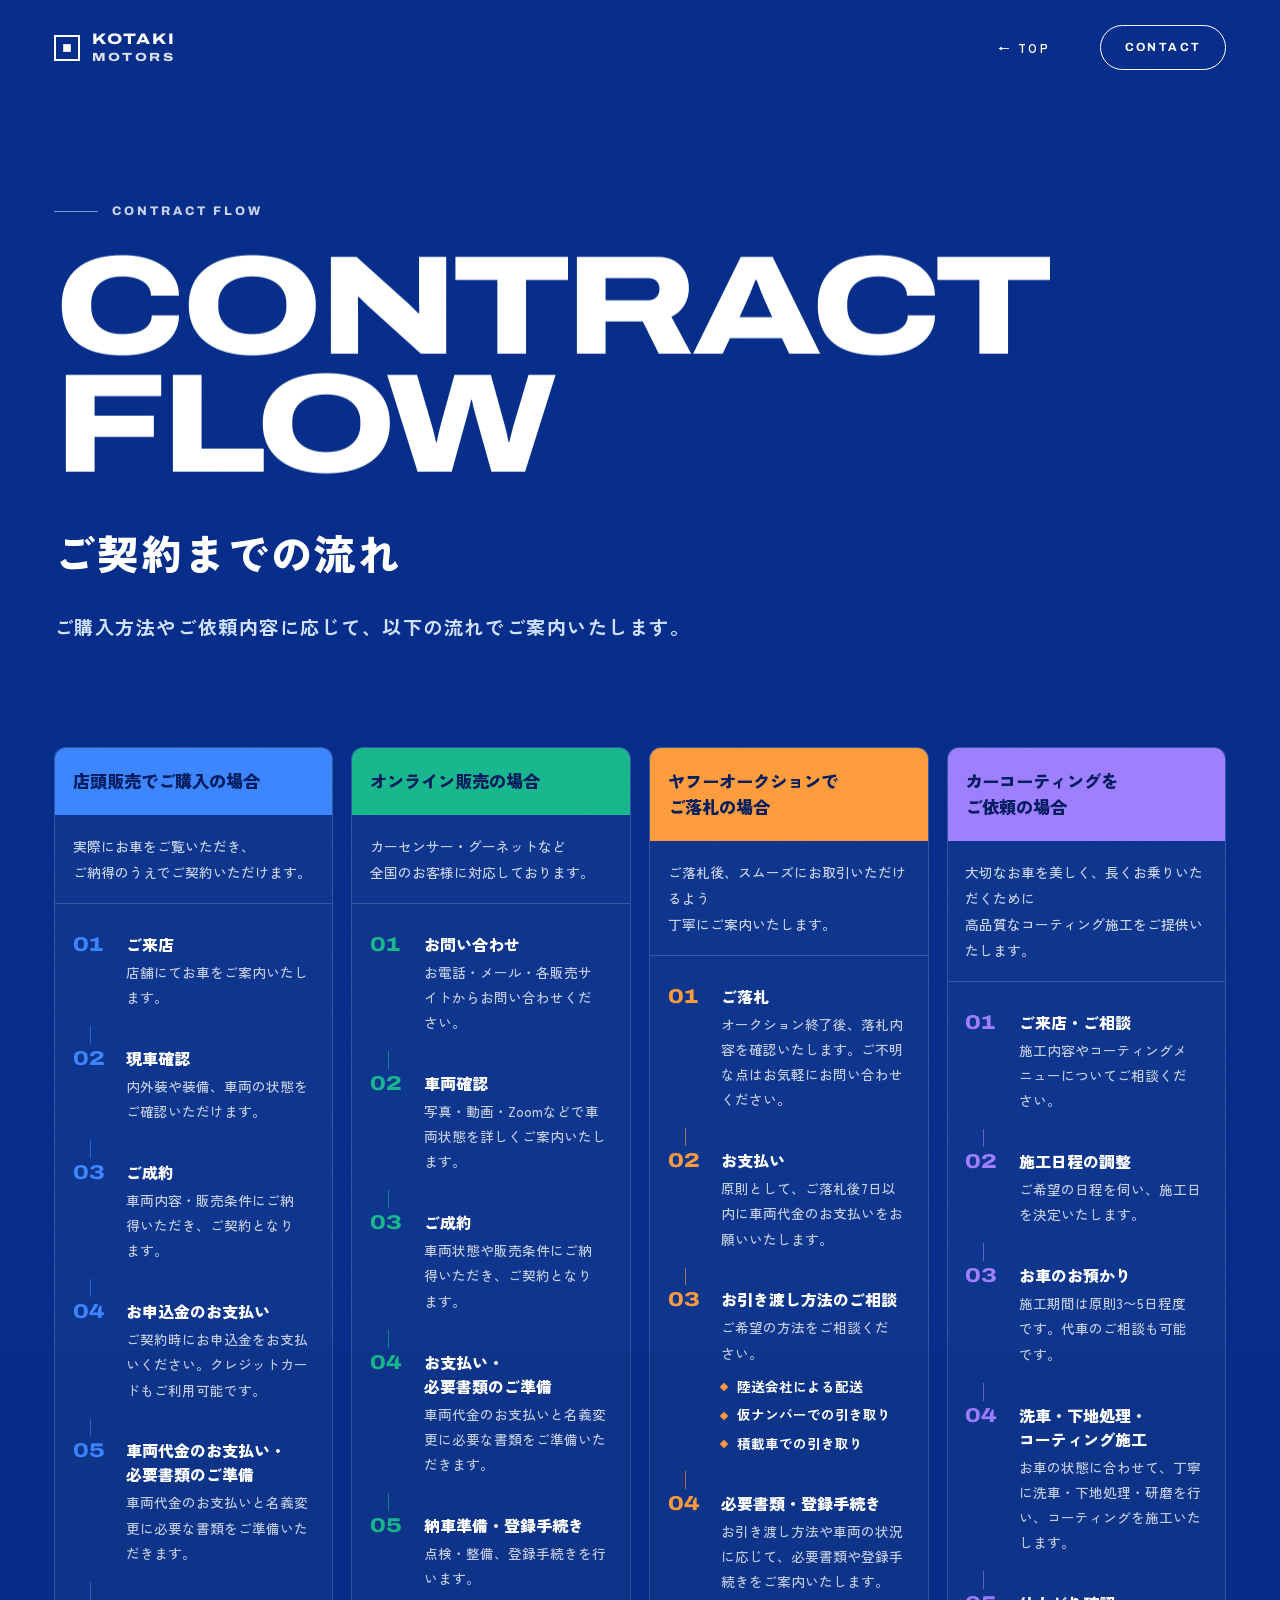
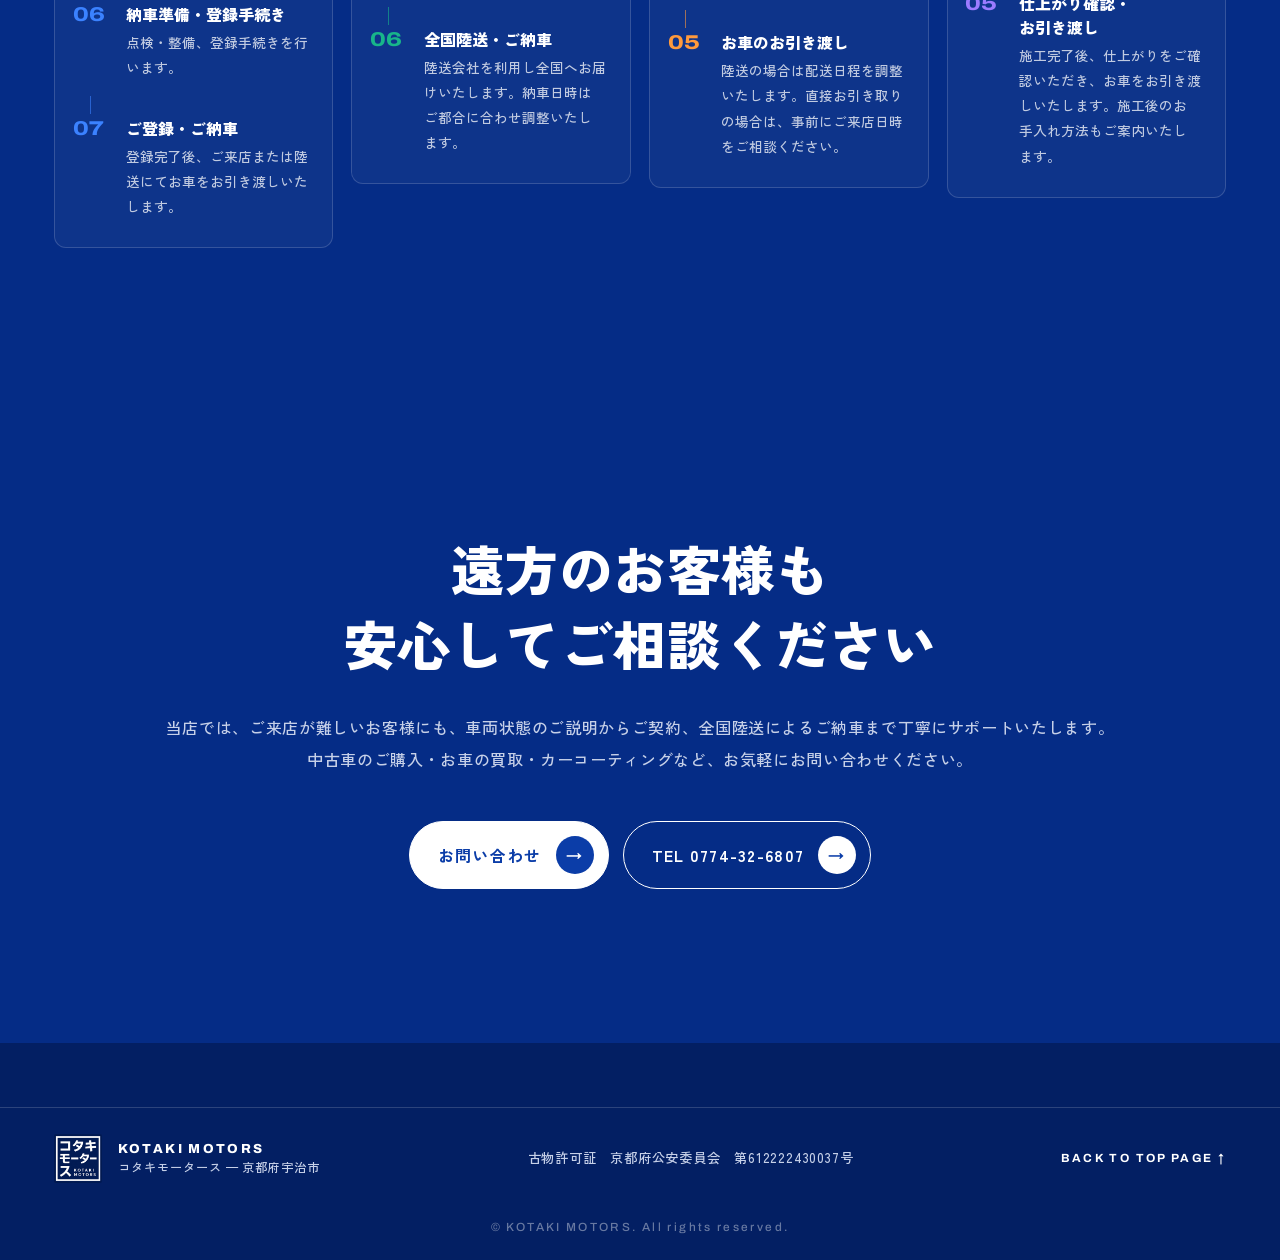
<file: flow.html>
<!doctype html>
<html lang="ja">
<head>
<meta charset="utf-8">
<meta name="viewport" content="width=device-width,initial-scale=1,viewport-fit=cover">
<title>各種ご契約までの流れ｜KOTAKI MOTORS（コタキモータース）</title>
<meta name="description" content="KOTAKI MOTORS のご契約までの流れ。店頭販売・オンライン販売・ヤフーオークション・カーコーティングそれぞれの流れをご案内します。">
<meta name="theme-color" content="#011A53">
<meta property="og:type" content="website">
<meta property="og:url" content="https://inoueequip-ctrl.github.io/Private/flow.html">
<meta property="og:site_name" content="KOTAKI MOTORS">
<meta property="og:title" content="各種ご契約までの流れ｜KOTAKI MOTORS（コタキモータース）">
<meta property="og:image" content="https://inoueequip-ctrl.github.io/Private/assets/img/ogp.jpg">
<meta name="twitter:card" content="summary_large_image">
<link rel="icon" type="image/png" href="assets/img/favicon.png">
<link rel="preconnect" href="https://fonts.googleapis.com">
<link rel="preconnect" href="https://fonts.gstatic.com" crossorigin>
<link href="https://fonts.googleapis.com/css2?family=Archivo:wdth,wght@62..125,100..900&family=Zen+Kaku+Gothic+New:wght@400;500;700;900&display=swap" rel="stylesheet">
<link rel="stylesheet" href="css/style.css">
<script>document.documentElement.classList.add('js')</script>
</head>
<body class="sub">
<header class="hdr" id="hdr">
  <a class="hdr__logo" href="index.html" aria-label="KOTAKI MOTORS トップへ">
    <span class="hdr__mark" aria-hidden="true"></span>
    <span class="hdr__name">KOTAKI<b>MOTORS</b></span>
  </a>
  <a class="hdr__back" href="index.html#coating">← TOP</a>
  <a class="hdr__cta" href="index.html#contact"><span>Contact</span></a>
</header>
<main>

<section class="sub-hero sub-hero--plain">
  <div class="wrap sub-hero__in">
    <p class="label"><span>Contract flow</span></p>
    <h1 class="sub-hero__title sub-hero__title--m"><span class="ln"><span>CONTRACT<br>FLOW</span></span></h1>
    <p class="sub-hero__jp">ご契約までの流れ</p>
    <p class="sub-hero__lead">ご購入方法やご依頼内容に応じて、以下の流れでご案内いたします。</p>
  </div>
</section>

<section class="sub-sec flowsec">
  <div class="wrap">
    <div class="ftabs" role="tablist" aria-label="ご購入・ご依頼方法の選択"><button type="button" class="ftab is-on" data-t="store" style="--c:#3B82FF">店頭販売</button><button type="button" class="ftab" data-t="online" style="--c:#18B58A">オンライン販売</button><button type="button" class="ftab" data-t="auction" style="--c:#FF9A3C">ヤフーオークション</button><button type="button" class="ftab" data-t="coating" style="--c:#9B7BFF">カーコーティング</button></div>
    <div class="flow">
      <section class="fcol is-on" id="store" data-c="store" style="--c:#3B82FF" data-r>
        <header class="fcol__head"><h2>店頭販売でご購入の場合</h2></header>
        <p class="fcol__lead">実際にお車をご覧いただき、<br>ご納得のうえでご契約いただけます。</p>
        <ol class="fsteps">
<li class="fstep"><span class="fstep__n">01</span><div><b>ご来店</b><p>店舗にてお車をご案内いたします。</p></div></li>
<li class="fstep"><span class="fstep__n">02</span><div><b>現車確認</b><p>内外装や装備、車両の状態をご確認いただけます。</p></div></li>
<li class="fstep"><span class="fstep__n">03</span><div><b>ご成約</b><p>車両内容・販売条件にご納得いただき、ご契約となります。</p></div></li>
<li class="fstep"><span class="fstep__n">04</span><div><b>お申込金のお支払い</b><p>ご契約時にお申込金をお支払いください。クレジットカードもご利用可能です。</p></div></li>
<li class="fstep"><span class="fstep__n">05</span><div><b>車両代金のお支払い・必要書類のご準備</b><p>車両代金のお支払いと名義変更に必要な書類をご準備いただきます。</p></div></li>
<li class="fstep"><span class="fstep__n">06</span><div><b>納車準備・登録手続き</b><p>点検・整備、登録手続きを行います。</p></div></li>
<li class="fstep"><span class="fstep__n">07</span><div><b>ご登録・ご納車</b><p>登録完了後、ご来店または陸送にてお車をお引き渡しいたします。</p></div></li>
        </ol>
      </section>
      <section class="fcol" id="online" data-c="online" style="--c:#18B58A" data-r>
        <header class="fcol__head"><h2>オンライン販売の場合</h2></header>
        <p class="fcol__lead">カーセンサー・グーネットなど<br>全国のお客様に対応しております。</p>
        <ol class="fsteps">
<li class="fstep"><span class="fstep__n">01</span><div><b>お問い合わせ</b><p>お電話・メール・各販売サイトからお問い合わせください。</p></div></li>
<li class="fstep"><span class="fstep__n">02</span><div><b>車両確認</b><p>写真・動画・Zoomなどで車両状態を詳しくご案内いたします。</p></div></li>
<li class="fstep"><span class="fstep__n">03</span><div><b>ご成約</b><p>車両状態や販売条件にご納得いただき、ご契約となります。</p></div></li>
<li class="fstep"><span class="fstep__n">04</span><div><b>お支払い・必要書類のご準備</b><p>車両代金のお支払いと名義変更に必要な書類をご準備いただきます。</p></div></li>
<li class="fstep"><span class="fstep__n">05</span><div><b>納車準備・登録手続き</b><p>点検・整備、登録手続きを行います。</p></div></li>
<li class="fstep"><span class="fstep__n">06</span><div><b>全国陸送・ご納車</b><p>陸送会社を利用し全国へお届けいたします。納車日時はご都合に合わせ調整いたします。</p></div></li>
        </ol>
      </section>
      <section class="fcol" id="auction" data-c="auction" style="--c:#FF9A3C" data-r>
        <header class="fcol__head"><h2>ヤフーオークションでご落札の場合</h2></header>
        <p class="fcol__lead">ご落札後、スムーズにお取引いただけるよう<br>丁寧にご案内いたします。</p>
        <ol class="fsteps">
<li class="fstep"><span class="fstep__n">01</span><div><b>ご落札</b><p>オークション終了後、落札内容を確認いたします。ご不明な点はお気軽にお問い合わせください。</p></div></li>
<li class="fstep"><span class="fstep__n">02</span><div><b>お支払い</b><p>原則として、ご落札後7日以内に車両代金のお支払いをお願いいたします。</p></div></li>
<li class="fstep"><span class="fstep__n">03</span><div><b>お引き渡し方法のご相談</b><p>ご希望の方法をご相談ください。</p><ul class="fstep__ul"><li>陸送会社による配送</li><li>仮ナンバーでの引き取り</li><li>積載車での引き取り</li></ul></div></li>
<li class="fstep"><span class="fstep__n">04</span><div><b>必要書類・登録手続き</b><p>お引き渡し方法や車両の状況に応じて、必要書類や登録手続きをご案内いたします。</p></div></li>
<li class="fstep"><span class="fstep__n">05</span><div><b>お車のお引き渡し</b><p>陸送の場合は配送日程を調整いたします。直接お引き取りの場合は、事前にご来店日時をご相談ください。</p></div></li>
        </ol>
      </section>
      <section class="fcol" id="coating" data-c="coating" style="--c:#9B7BFF" data-r>
        <header class="fcol__head"><h2>カーコーティングをご依頼の場合</h2></header>
        <p class="fcol__lead">大切なお車を美しく、長くお乗りいただくために<br>高品質なコーティング施工をご提供いたします。</p>
        <ol class="fsteps">
<li class="fstep"><span class="fstep__n">01</span><div><b>ご来店・ご相談</b><p>施工内容やコーティングメニューについてご相談ください。</p></div></li>
<li class="fstep"><span class="fstep__n">02</span><div><b>施工日程の調整</b><p>ご希望の日程を伺い、施工日を決定いたします。</p></div></li>
<li class="fstep"><span class="fstep__n">03</span><div><b>お車のお預かり</b><p>施工期間は原則3〜5日程度です。代車のご相談も可能です。</p></div></li>
<li class="fstep"><span class="fstep__n">04</span><div><b>洗車・下地処理・コーティング施工</b><p>お車の状態に合わせて、丁寧に洗車・下地処理・研磨を行い、コーティングを施工いたします。</p></div></li>
<li class="fstep"><span class="fstep__n">05</span><div><b>仕上がり確認・お引き渡し</b><p>施工完了後、仕上がりをご確認いただき、お車をお引き渡しいたします。施工後のお手入れ方法もご案内いたします。</p></div></li>
        </ol>
      </section>
      </div>
  </div>
</section>

<section class="sub-cta">
  <div class="wrap">
    <h2 class="sub-cta__t" data-r>遠方のお客様も<br>安心してご相談ください</h2>
    <p class="sub-cta__s" data-r>当店では、ご来店が難しいお客様にも、車両状態のご説明からご契約、全国陸送によるご納車まで丁寧にサポートいたします。<br>中古車のご購入・お車の買取・カーコーティングなど、お気軽にお問い合わせください。</p>
    <div class="sub-cta__b" data-r>
      <a class="btn btn--solid" href="index.html#contact"><span>お問い合わせ</span><i>→</i></a>
      <a class="btn" href="tel:0774326807"><span>TEL 0774-32-6807</span><i>→</i></a>
    </div>
  </div>
</section>
</main>
<footer class="ftr ftr--sub">
  <div class="wrap ftr__row">
    <div class="ftr__brand">
      <img src="assets/img/favicon.png" width="56" height="57" alt="" loading="lazy">
      <p>KOTAKI MOTORS<br><small>コタキモータース — 京都府宇治市</small></p>
    </div>
    <p class="ftr__lic">古物許可証　京都府公安委員会　第612222430037号</p>
    <a class="ftr__top" href="index.html">Back to top page ↑</a>
  </div>
  <p class="ftr__copy">© KOTAKI MOTORS. All rights reserved.</p>
</footer>
<script src="assets/vendor/lenis.min.js"></script>
<script src="js/sub.js"></script>
</body>
</html>
</file>
<file: css/style.css>
/* ==========================================================
   KOTAKI MOTORS — official site
   Palette: brand navy #011A53 / deep ink / paper white
   Type: Archivo (variable width) + Zen Kaku Gothic New
   ========================================================== */

:root{
  --logo:#011A53;      /* exact logo navy */
  --navy:#0B3DA8;      /* bright panel blue */
  --navy-2:#1A55D6;
  --deep:#052C86;      /* site base: logo hue, lifted */
  --ink:#031F63;
  --paper:#EFEDE6;
  --paper-2:#E3E0D6;
  --white:#fff;
  --silver:#C6D0E8;
  --hi:#CFE0FF;
  --acc:#E5322D;
  --line:rgba(255,255,255,.16);
  --line-d:rgba(5,44,134,.22);

  --f-en:'Archivo','Helvetica Neue',Arial,sans-serif;
  --f-jp:'Zen Kaku Gothic New','Hiragino Sans','Hiragino Kaku Gothic ProN','Yu Gothic','Meiryo',sans-serif;

  --gutter:clamp(20px,4.2vw,72px);
  --ease:cubic-bezier(.16,1,.3,1);
  --ease-io:cubic-bezier(.77,0,.175,1);
}

*,*::before,*::after{box-sizing:border-box;margin:0;padding:0}
html{-webkit-text-size-adjust:100%;scroll-behavior:auto}
html.lenis,html.lenis body{height:auto}
.lenis.lenis-smooth{scroll-behavior:auto!important}
.lenis.lenis-stopped{overflow:hidden}
body{
  background:var(--deep);color:#fff;
  font-family:var(--f-jp);font-weight:500;line-height:1.8;
  font-feature-settings:"palt";
  -webkit-font-smoothing:antialiased;text-rendering:optimizeLegibility;
  overflow-x:hidden;
}
img,video,svg{display:block;max-width:100%}
a{color:inherit;text-decoration:none}
button{font:inherit;color:inherit;background:none;border:0;cursor:pointer}
ul,ol{list-style:none}
em,i{font-style:normal}
::selection{background:var(--hi);color:var(--navy)}

.sr{position:absolute!important;width:1px;height:1px;overflow:hidden;clip:rect(0 0 0 0);white-space:nowrap}
.skip{position:fixed;left:12px;top:-60px;z-index:2000;background:#fff;color:var(--navy);padding:10px 16px;border-radius:4px;transition:top .2s}
.skip:focus{top:12px}
:focus-visible{outline:2px solid var(--hi);outline-offset:3px}

.wrap{width:100%;max-width:1680px;margin-inline:auto;padding-inline:var(--gutter)}

/* film grain */
body::after{
  content:"";position:fixed;inset:-50%;z-index:900;pointer-events:none;opacity:.07;mix-blend-mode:overlay;
  background-image:url("data:image/svg+xml;utf8,<svg xmlns='http://www.w3.org/2000/svg' width='220' height='220'><filter id='n'><feTurbulence type='fractalNoise' baseFrequency='.9' numOctaves='2' stitchTiles='stitch'/><feColorMatrix values='0 0 0 0 1 0 0 0 0 1 0 0 0 0 1 0 0 0 .9 0'/></filter><rect width='100%' height='100%' filter='url(%23n)'/></svg>");
  animation:grain 1.2s steps(6) infinite;
}
@keyframes grain{0%{transform:translate(0,0)}20%{transform:translate(-3%,2%)}40%{transform:translate(2%,-3%)}60%{transform:translate(-2%,-1%)}80%{transform:translate(3%,3%)}100%{transform:translate(0,0)}}

/* ---------- shared type ---------- */
.label{
  display:flex;align-items:center;gap:14px;
  font-family:var(--f-en);font-size:.78rem;font-weight:600;letter-spacing:.24em;text-transform:uppercase;
  color:var(--silver);
}
.label span{font-weight:800;color:inherit}
.label::before{content:"";display:inline-block;width:44px;height:1px;background:currentColor;opacity:.6}

.h-jp{font-family:var(--f-jp);font-weight:900;line-height:1.28;letter-spacing:.01em;font-size:clamp(1.9rem,3.8vw,3.9rem)}
.h-jp.xl{font-size:clamp(2rem,4.1vw,4.4rem)}
.prose{font-size:clamp(.95rem,1.05vw,1.06rem);line-height:2.15;color:rgba(255,255,255,.74)}
.prose p+p{margin-top:1.4em}
.prose strong{color:#fff;font-weight:700}
.prose__lead{font-size:clamp(1.15rem,1.7vw,1.6rem);font-weight:700;line-height:1.7;color:#fff}

/* masked line reveal helpers (JS wraps) */
.ln{display:block;overflow:hidden;padding-bottom:.08em}
.ln>span{display:block;will-change:transform}

/* ---------- loader ---------- */
.loader{
  position:fixed;inset:0;z-index:1000;background:var(--logo);color:#fff;
  display:grid;place-items:center;
}
html:not(.js) .loader{display:none}
.loader__center{display:flex;flex-direction:column;align-items:center;gap:clamp(20px,3vw,34px)}
.loader__logo{width:clamp(110px,13vw,168px);clip-path:inset(100% 0 0 0)}
.loader__logo img{width:100%;height:auto}
.loader__row{display:flex;justify-content:space-between;align-items:baseline;gap:40px;width:clamp(220px,28vw,360px);
  font-family:var(--f-en);font-weight:700;font-size:.78rem;letter-spacing:.3em;opacity:0}
.loader__count{font-variant-numeric:tabular-nums;font-weight:800;letter-spacing:.06em}
.loader__count i{opacity:.6;margin-left:2px}
.loader__line{position:absolute;left:0;right:0;bottom:0;height:3px;background:rgba(255,255,255,.12)}
.loader__line span{display:block;height:100%;background:#fff;transform:scaleX(0);transform-origin:left}

/* ---------- progress ---------- */
.progress{position:fixed;left:0;top:0;right:0;height:2px;z-index:600;pointer-events:none}
.progress span{display:block;height:100%;background:var(--acc);transform:scaleX(0);transform-origin:left}

/* ---------- header ---------- */
.hdr{
  position:fixed;left:0;right:0;top:0;z-index:500;
  display:flex;align-items:center;justify-content:space-between;gap:24px;
  padding:clamp(14px,1.8vw,26px) var(--gutter);
  color:#fff;
  transition:transform .7s var(--ease),color .5s;
}
.hdr.is-dark{color:var(--navy)}
.hdr.is-dark .hdr__cta:hover{background:var(--navy);color:#fff}
.hdr.is-hidden{transform:translateY(-110%)}
.hdr__logo{display:flex;align-items:center;gap:12px}
.hdr__mark{width:26px;height:26px;border:2px solid currentColor;position:relative;flex:none}
.hdr__mark::after{content:"";position:absolute;inset:4px;background:currentColor;transform:scale(.55);transition:transform .5s var(--ease)}
.hdr__logo:hover .hdr__mark::after{transform:scale(1)}
.hdr__name{font-family:var(--f-en);font-stretch:125%;font-variation-settings:"wdth" 125;font-weight:800;font-size:.95rem;letter-spacing:.12em;line-height:1.05;display:flex;flex-direction:column}
.hdr__name b{font-weight:800;letter-spacing:.2em;font-size:.74rem;margin-top:3px;opacity:.85}
.hdr__nav{display:flex;gap:clamp(18px,2.6vw,44px);margin-left:auto;margin-right:clamp(10px,2vw,32px)}
.hdr__nav a{font-family:var(--f-en);font-weight:600;font-size:.74rem;letter-spacing:.2em;text-transform:uppercase;position:relative;padding:6px 0;overflow:hidden}
.hdr__nav a span{display:block;transition:transform .6s var(--ease)}
.hdr__nav a::after{content:attr(href);display:none}
.hdr__nav a::before{content:"";position:absolute;left:0;bottom:2px;height:1px;width:100%;background:currentColor;transform:scaleX(0);transform-origin:right;transition:transform .6s var(--ease)}
.hdr__nav a:hover::before{transform:scaleX(1);transform-origin:left}
.hdr__cta{
  font-family:var(--f-en);font-weight:700;font-size:.74rem;letter-spacing:.2em;text-transform:uppercase;
  border:1px solid currentColor;border-radius:999px;padding:11px 24px;transition:background .4s,color .4s;
}
.hdr__cta:hover{background:#fff;color:var(--navy)}
.hdr__burger{display:none;width:44px;height:44px;position:relative;margin-right:-8px}
.hdr__burger i{position:absolute;left:11px;right:11px;height:2px;background:currentColor;transition:transform .5s var(--ease),top .5s var(--ease)}
.hdr__burger i:nth-child(1){top:18px}
.hdr__burger i:nth-child(2){top:25px}
.menu-open .hdr{color:#fff!important}
.menu-open .hdr__burger i:nth-child(1){top:21px;transform:rotate(45deg)}
.menu-open .hdr__burger i:nth-child(2){top:21px;transform:rotate(-45deg)}

.menu{
  position:fixed;inset:0;z-index:450;background:var(--navy);
  display:flex;flex-direction:column;justify-content:space-between;
  padding:110px var(--gutter) 36px;
  clip-path:inset(0 0 100% 0);visibility:hidden;
  transition:clip-path .9s var(--ease-io),visibility 0s .9s;
}
.menu-open .menu{clip-path:inset(0);visibility:visible;transition:clip-path .9s var(--ease-io)}
.menu nav{display:flex;flex-direction:column}
.menu nav a{
  display:flex;align-items:baseline;gap:14px;border-bottom:1px solid var(--line);
  font-family:var(--f-en);font-variation-settings:"wdth" 125;font-weight:800;font-size:clamp(1.8rem,8.2vw,3.2rem);text-transform:uppercase;line-height:1;padding:clamp(14px,2.6vh,22px) 0;
}
.menu nav small{font-size:.76rem;letter-spacing:.2em;font-variation-settings:"wdth" 100;color:var(--silver);width:2em}
.menu nav em{white-space:nowrap;font-family:var(--f-jp);font-size:.76rem;font-weight:500;letter-spacing:.1em;margin-left:auto;color:var(--silver);text-transform:none}
.menu__foot{display:flex;flex-direction:column;gap:6px;font-family:var(--f-en);font-weight:600;letter-spacing:.1em;font-size:.82rem;color:var(--silver)}

/* ---------- hero ---------- */
.hero{position:relative;height:100vh;height:100svh;min-height:620px;overflow:hidden;background:var(--navy);isolation:isolate}
.hero__media{position:absolute;inset:-6% 0 -6% 0;will-change:transform}
.hero__video{position:absolute;inset:0;width:100%;height:100%;object-fit:cover;object-position:50% 40%;filter:saturate(.95) contrast(1.05) brightness(.82);opacity:0;transition:opacity 1.1s ease}
.hero__video.is-on{opacity:1}
.hero__shade{position:absolute;inset:0;
  background:
    linear-gradient(180deg,rgba(5,44,134,.7) 0%,rgba(5,44,134,.05) 30%,rgba(5,44,134,.25) 55%,rgba(5,44,134,.95) 100%),
    linear-gradient(90deg,rgba(5,44,134,.55),rgba(5,44,134,0) 70%);
}
.hero__glint{position:absolute;inset:0;pointer-events:none;mix-blend-mode:screen;opacity:.9;
  background:radial-gradient(520px circle at var(--mx,70%) var(--my,35%),rgba(207,224,255,.2),rgba(207,224,255,0) 60%)}

.hero__inner{position:absolute;left:var(--gutter);right:var(--gutter);bottom:clamp(110px,17vh,190px);z-index:2}
.hero__eyebrow{display:flex;align-items:center;gap:16px;font-family:var(--f-en);font-weight:700;font-size:clamp(.74rem,.9vw,.8rem);letter-spacing:.28em;text-transform:uppercase;margin-bottom:clamp(14px,2.4vh,26px);overflow:hidden}
.hero__eyebrow i{width:clamp(24px,5vw,70px);height:1px;background:#fff;opacity:.7}
.hero__title{
  font-family:var(--f-en);font-variation-settings:"wdth" 125;font-weight:800;text-transform:uppercase;
  font-size:clamp(2.4rem,9.6vw,13.5rem);line-height:.88;letter-spacing:-.025em;
}
.hero__title .line{display:block;overflow:hidden;padding:.04em .06em .1em 0;margin-bottom:-.06em}
.hero__title .line>span{
  display:block;will-change:transform;
  background:linear-gradient(100deg,#fff 0%,#fff 38%,var(--hi) 48%,#fff 58%,#fff 100%);
  background-size:260% 100%;-webkit-background-clip:text;background-clip:text;color:transparent;
  animation:sheen 7s 2.8s var(--ease-io) infinite;
}
.hero__title em{color:var(--acc);-webkit-text-fill-color:var(--acc)}
@keyframes sheen{0%{background-position:130% 0}45%,100%{background-position:-60% 0}}
.hero__jp{margin-top:clamp(16px,3vh,30px);display:flex;flex-direction:column;gap:2px;font-weight:700;font-size:clamp(.95rem,1.55vw,1.5rem);letter-spacing:.08em}
.hero__jp span{display:block;overflow:hidden}
.hero__jp span:first-child{color:#fff}
.hero__jp span:last-child{color:var(--hi)}

.hero__foot{position:absolute;left:var(--gutter);right:var(--gutter);bottom:clamp(22px,3.4vh,40px);z-index:3;display:flex;align-items:flex-end;justify-content:space-between;gap:20px}
.hero__brand{display:flex;flex-direction:column;font-family:var(--f-en);font-weight:700;letter-spacing:.2em;font-size:.78rem;line-height:1.5}
.hero__brand span{font-family:var(--f-jp);font-weight:500;letter-spacing:.2em;font-size:.76rem;opacity:.75}
.hero__scroll{position:absolute;left:50%;bottom:0;transform:translateX(-50%);display:flex;flex-direction:column;align-items:center;gap:12px;font-family:var(--f-en);font-weight:700;font-size:.74rem;letter-spacing:.34em;text-transform:uppercase}
.hero__scroll i{width:1px;height:54px;background:rgba(255,255,255,.3);position:relative;overflow:hidden}
.hero__scroll i::after{content:"";position:absolute;left:0;top:0;width:100%;height:50%;background:#fff;animation:drip 2.1s var(--ease-io) infinite}
@keyframes drip{0%{transform:translateY(-100%)}100%{transform:translateY(200%)}}
.badge{position:relative;width:clamp(96px,9vw,132px);aspect-ratio:1;display:grid;place-items:center}
.badge svg{position:absolute;inset:0;width:100%;height:100%;animation:spin 18s linear infinite}
.badge text{font-family:var(--f-en);font-weight:700;font-size:13.4px;letter-spacing:.26em;fill:#fff}
.badge__arrow{font-family:var(--f-en);font-weight:700;font-size:1.3rem;display:grid;place-items:center;width:44%;aspect-ratio:1;border-radius:50%;background:#fff;color:var(--navy)}
@keyframes spin{to{transform:rotate(360deg)}}

/* ---------- concept ---------- */
.concept{position:relative;background:var(--deep);padding:clamp(80px,12vw,200px) 0 clamp(80px,11vw,180px)}
.concept__lead{
  margin-top:clamp(28px,4vw,56px);max-width:19em;
  font-weight:900;font-size:clamp(1.9rem,5vw,5.4rem);line-height:1.38;letter-spacing:.005em;
}
.concept__lead .w{display:inline-block;opacity:.16;will-change:opacity}
.concept__note{margin-top:clamp(18px,2vw,28px);color:var(--silver);font-size:clamp(.85rem,1vw,1rem);letter-spacing:.06em}
.concept__cols{margin-top:clamp(56px,8vw,120px);display:grid;grid-template-columns:1fr 1fr;gap:clamp(24px,6vw,110px);
  font-size:clamp(1.05rem,1.7vw,1.7rem);font-weight:700;line-height:1.9;border-top:1px solid var(--line);padding-top:clamp(28px,3.4vw,52px)}
.concept__cols strong{display:block;font-weight:900;color:var(--hi)}
.concept__cols p:last-child{font-weight:500;font-size:clamp(.95rem,1.2vw,1.2rem);color:rgba(255,255,255,.72)}
.concept__tags{margin-top:clamp(40px,6vw,90px);display:grid;grid-template-columns:repeat(3,1fr);border-top:1px solid var(--line)}
.concept__tags li{padding:clamp(18px,2.4vw,34px) 0;display:flex;flex-direction:column;gap:4px;border-right:1px solid var(--line);padding-left:clamp(14px,2vw,32px)}
.concept__tags li:first-child{padding-left:0}
.concept__tags li:last-child{border-right:0}
.concept__tags b{font-weight:900;font-size:clamp(1.2rem,2.6vw,2.6rem);letter-spacing:.04em}
.concept__tags span{font-family:var(--f-en);font-weight:600;letter-spacing:.24em;font-size:.76rem;text-transform:uppercase;color:var(--silver)}

/* ---------- marquee ---------- */
.marquee{overflow:hidden;background:var(--navy);border-block:1px solid var(--line);padding:clamp(14px,2vw,26px) 0;user-select:none}
.marquee__track{display:flex;align-items:center;gap:clamp(24px,3.5vw,60px);width:max-content;white-space:nowrap;will-change:transform}
.marquee span{font-family:var(--f-en);font-variation-settings:"wdth" 125;font-weight:800;font-size:clamp(2.2rem,6.4vw,7rem);line-height:1;letter-spacing:-.01em;text-transform:uppercase;-webkit-text-stroke:1.5px rgba(255,255,255,.9);color:transparent}
.marquee span:nth-of-type(odd){color:#fff;-webkit-text-stroke:0}
.marquee i{font-size:clamp(1rem,2.4vw,2.4rem);color:var(--hi)}

/* ---------- coated (pinned) ---------- */
.coated{position:relative;background:var(--deep)}
.coated__stage{position:relative;height:100vh;height:100svh;overflow:hidden;background:var(--deep)}
.coated__frame{position:absolute;inset:0;clip-path:inset(26% 32% 26% 32%);will-change:clip-path}
.coated__frame video{width:100%;height:100%;object-fit:cover;filter:saturate(.95) contrast(1.06)}
.coated__shade{position:absolute;inset:0;background:radial-gradient(ellipse at center,rgba(5,44,134,.5),rgba(5,44,134,.8));opacity:0}
.coated__title{
  position:absolute;inset:0;display:flex;flex-direction:column;justify-content:center;pointer-events:none;
  font-family:var(--f-en);font-variation-settings:"wdth" 125;font-weight:800;text-transform:uppercase;
  font-size:clamp(3.2rem,13.6vw,18rem);line-height:.86;letter-spacing:-.03em;z-index:2;
}
.coated__title span{display:block;white-space:nowrap;will-change:transform}
.coated__title .a{align-self:flex-start;padding-left:var(--gutter)}
.coated__title .b{align-self:flex-end;padding-right:var(--gutter);color:transparent;-webkit-text-stroke:2px #fff}
.coated__quote{
  position:absolute;inset:0;display:flex;flex-direction:column;align-items:center;justify-content:center;text-align:center;z-index:3;padding:0 var(--gutter);
  font-weight:900;font-size:clamp(1.7rem,5.2vw,5.6rem);line-height:1.3;letter-spacing:.02em;
}
.coated__quote .ln{padding:.06em .04em .1em}
.coated__quote .ln:last-child{color:var(--hi)}
.coated__hint{position:absolute;left:0;right:0;bottom:clamp(22px,4vh,44px);text-align:center;z-index:3;font-family:var(--f-en);font-weight:700;letter-spacing:.3em;font-size:.76rem;text-transform:uppercase}
.coated__hint span{font-family:var(--f-jp);letter-spacing:.3em;font-weight:500}

.coated__body{background:var(--deep);padding:clamp(90px,13vw,220px) 0}
.grid{display:grid;grid-template-columns:1fr 1fr;gap:clamp(36px,8vw,160px);align-items:start}
.coated__body .h-jp{margin-top:28px}
.coated__body .prose{padding-top:clamp(0px,3vw,52px)}

/* ---------- coating ---------- */
.coating{position:relative;background:var(--navy);padding:clamp(100px,13vw,220px) 0;overflow:hidden}
.coating__ghost{
  position:absolute;left:0;top:clamp(40px,6vw,100px);white-space:nowrap;pointer-events:none;
  font-family:var(--f-en);font-variation-settings:"wdth" 125;font-weight:800;text-transform:uppercase;
  font-size:clamp(8rem,27vw,34rem);line-height:.8;letter-spacing:-.04em;
  color:transparent;-webkit-text-stroke:1px rgba(207,224,255,.18);will-change:transform;
}
.coating .wrap{position:relative}
.coating__head{display:grid;grid-template-columns:1.2fr .8fr;gap:clamp(36px,7vw,140px);margin-top:clamp(36px,5vw,80px);align-items:end}
.chips{display:flex;flex-wrap:wrap;gap:12px;margin-top:2em}
.chips li{border:1px solid rgba(255,255,255,.4);border-radius:999px;padding:12px 22px;display:flex;flex-direction:column;line-height:1.4;transition:background .4s,color .4s}
.chips li:hover{background:#fff;color:var(--navy)}
.chips b{font-family:var(--f-en);font-size:.76rem;letter-spacing:.22em;text-transform:uppercase;font-weight:700}
.chips span{font-size:.92rem;font-weight:700}
.coating__photo{position:relative;margin-top:clamp(56px,8vw,130px);aspect-ratio:16/9;overflow:hidden;border-radius:4px;background:#000}
.coating__photoInner{position:absolute;inset:-10% 0;will-change:transform}
.coating__photoInner img{width:100%;height:100%;object-fit:cover;object-position:50% 50%}
.coating__photo::after{content:"";position:absolute;inset:0;background:linear-gradient(180deg,rgba(5,44,134,0) 55%,rgba(5,44,134,.7));pointer-events:none}
.coating__photo figcaption{position:absolute;left:clamp(16px,2.2vw,34px);right:clamp(16px,2.2vw,34px);bottom:clamp(14px,2vw,28px);z-index:2;display:flex;justify-content:space-between;gap:16px;font-family:var(--f-en);font-weight:700;letter-spacing:.16em;font-size:.76rem;text-transform:uppercase}
.coating__photo figcaption span:last-child{font-family:var(--f-jp);letter-spacing:.14em;font-weight:500;opacity:.85}

/* ---------- value (paper) ---------- */
.value{background:var(--paper);color:var(--navy);padding:clamp(100px,13vw,220px) 0;position:relative;overflow:hidden}
.value .label{color:var(--navy);opacity:.75}
.value__title{margin-top:clamp(24px,4vw,56px);font-family:var(--f-en);font-variation-settings:"wdth" 125;font-weight:800;text-transform:uppercase;font-size:clamp(2.3rem,9.4vw,14rem);line-height:.84;letter-spacing:-.035em;white-space:nowrap}
.value__title .ln{padding-right:.08em}
.value__title .ne{height:.52em;margin:.04em 0 .08em;padding:0}
.value__title .ne>span{height:100%}
.neq{display:inline-block;height:100%}
.neq svg{height:100%;width:auto;overflow:visible}
.neq path{fill:none;stroke:currentColor;stroke-width:12;stroke-linecap:butt}
.neq .bar2{stroke:var(--acc)}.neq .bar1{stroke:var(--acc)}
.value__jp{margin-top:clamp(28px,4vw,56px);font-size:clamp(1.6rem,3.6vw,3.6rem)}

.value__why{margin-top:clamp(70px,10vw,170px);display:grid;grid-template-columns:1fr 1fr;gap:clamp(36px,8vw,160px);padding-top:clamp(28px,3vw,48px);border-top:1px solid var(--line-d);align-items:start}
.value__q{font-weight:900;font-size:clamp(1.5rem,2.8vw,2.8rem);line-height:1.5}
.value__a{margin-top:18px;font-weight:700;color:rgba(5,44,134,.6);letter-spacing:.08em}
.value .prose{color:rgba(5,44,134,.78)}
.value .prose strong{color:var(--navy);background:linear-gradient(transparent 62%,rgba(229,50,45,.22) 62%);font-weight:900}
.value .prose__lead{color:var(--navy)}

.shift{margin-top:clamp(70px,9vw,150px);background:var(--navy);color:#fff;border-radius:6px;padding:clamp(22px,3.4vw,56px)}
.shift__head{display:flex;justify-content:space-between;align-items:baseline;gap:16px;flex-wrap:wrap;margin-bottom:clamp(24px,3vw,44px);
  font-family:var(--f-en);font-weight:800;letter-spacing:.26em;font-size:.76rem;border-bottom:1px solid var(--line);padding-bottom:16px}
.shift__head em{font-family:var(--f-jp);font-weight:500;letter-spacing:.06em;color:var(--silver);font-size:.8rem}
.bar+.bar{margin-top:clamp(24px,3vw,40px)}
.bar__cap{display:flex;justify-content:space-between;gap:16px;flex-wrap:wrap;margin-bottom:12px;align-items:baseline}
.bar__cap b{font-weight:900;font-size:clamp(.95rem,1.4vw,1.3rem)}
.bar__cap span{font-size:.82rem;color:var(--silver)}
.bar__track{display:flex;gap:4px;height:clamp(54px,6.2vw,92px)}
.seg{flex:var(--w) 1 0;min-width:0;border-radius:3px;position:relative;overflow:hidden;display:flex;align-items:center;justify-content:center;
  font-size:clamp(.74rem,.95vw,.9rem);font-weight:700;letter-spacing:.06em;white-space:nowrap}
.seg.fixed{background:repeating-linear-gradient(135deg,rgba(255,255,255,.2) 0 6px,rgba(255,255,255,.06) 6px 12px);color:rgba(255,255,255,.85)}
.seg.q{background:rgba(255,255,255,.3);color:var(--navy)}
.bar:not(.bar--k) .seg.q{color:#fff}
.bar--k .seg.q span{opacity:0}
.bar--k .seg.q.on span{opacity:1}
.bar--k .seg.q{background:var(--hi)}
.returns{margin-top:clamp(28px,3.4vw,50px);display:grid;grid-template-columns:repeat(4,1fr);gap:clamp(10px,2vw,28px);border-top:1px solid var(--line);padding-top:22px}
.returns li{display:flex;flex-direction:column;gap:2px}
.returns i{font-family:var(--f-en);font-weight:800;font-size:.76rem;letter-spacing:.2em;color:var(--hi)}
.returns b{font-weight:900;font-size:clamp(1rem,1.7vw,1.6rem)}
.returns span{font-family:var(--f-en);font-weight:600;font-size:.74rem;letter-spacing:.18em;text-transform:uppercase;color:var(--silver)}

.value__close{margin-top:clamp(70px,10vw,170px);display:grid;grid-template-columns:1.1fr .9fr;gap:clamp(36px,8vw,160px);align-items:start}
.value__lead{font-weight:900;font-size:clamp(1.8rem,3.6vw,3.8rem);line-height:1.4}

/* ---------- process (horizontal) ---------- */
.process{background:var(--deep);position:relative}
.process__pin{min-height:100vh;min-height:100svh;display:flex;flex-direction:column;justify-content:center;gap:clamp(24px,4vh,48px);padding:clamp(90px,12vh,140px) 0 clamp(40px,6vh,70px);overflow:hidden}
.process__head{display:flex;align-items:flex-end;flex-wrap:wrap;gap:6px 40px}
.process__head .label{width:100%}
.process__title{font-family:var(--f-en);font-variation-settings:"wdth" 125;font-weight:800;text-transform:uppercase;font-size:clamp(2.4rem,6.2vw,7rem);line-height:.9;letter-spacing:-.03em}
.process__sub{font-weight:700;letter-spacing:.2em;color:var(--silver);font-size:.9rem;padding-bottom:.6em}
.process__track{display:flex;gap:clamp(14px,2vw,32px);padding:0 var(--gutter);width:max-content;will-change:transform}
.pcard{flex:none;width:min(54vw,calc((100svh - 340px)*1.7778 + 0px));min-width:min(54vw,560px)}
.pcard__media{position:relative;aspect-ratio:16/9;overflow:hidden;border-radius:4px;background:var(--navy)}
.pcard__media video{width:100%;height:100%;object-fit:cover;transform:scale(1.08);transition:transform 1.2s var(--ease)}
.pcard:hover .pcard__media video{transform:scale(1)}
.pcard__media::after{content:"";position:absolute;inset:0;background:linear-gradient(180deg,rgba(5,44,134,.0) 60%,rgba(5,44,134,.55))}
.pcard__meta{display:flex;flex-wrap:wrap;align-items:baseline;gap:4px 16px;margin-top:16px}
.pcard__meta i{font-family:var(--f-en);font-weight:800;font-size:.76rem;letter-spacing:.2em;color:var(--hi)}
.pcard__meta b{font-family:var(--f-en);font-variation-settings:"wdth" 125;font-weight:800;font-size:clamp(1.3rem,2.4vw,2.4rem);letter-spacing:.02em}
.pcard__meta span{margin-left:auto;font-weight:500;color:var(--silver);letter-spacing:.1em;font-size:.9rem}
.pcard--end{display:grid;align-items:stretch}
.pcard__endInner{border:1px solid var(--line);border-radius:4px;aspect-ratio:16/9;display:flex;flex-direction:column;justify-content:center;gap:10px;padding:clamp(20px,3vw,56px);background:linear-gradient(135deg,var(--navy),var(--deep))}
.pcard__endInner>i{font-family:var(--f-en);font-weight:800;font-size:.76rem;letter-spacing:.2em;color:var(--hi)}
.pcard__endInner>b{font-family:var(--f-en);font-variation-settings:"wdth" 125;font-weight:800;font-size:clamp(2rem,5vw,5.4rem);line-height:.95;letter-spacing:-.02em}
.pcard__endInner p{font-weight:900;font-size:clamp(1.1rem,2vw,2rem);margin-bottom:12px}

.btn{display:inline-flex;align-items:center;gap:14px;align-self:flex-start;border:1px solid #fff;border-radius:999px;padding:14px 14px 14px 28px;font-weight:700;letter-spacing:.08em;transition:background .5s var(--ease),color .5s var(--ease)}
.btn i{display:grid;place-items:center;width:38px;height:38px;border-radius:50%;background:#fff;color:var(--navy);font-family:var(--f-en);font-weight:700;transition:transform .5s var(--ease),background .5s,color .5s}
.btn:hover{background:#fff;color:var(--navy)}
.btn:hover i{transform:translateX(4px);background:var(--navy);color:#fff}
.btn--solid{background:#fff;color:var(--navy)}
.btn--solid i{background:var(--navy);color:#fff}
.btn--solid:hover{background:var(--hi)}

/* ---------- service ---------- */
.svc{position:relative;background:var(--deep);padding:clamp(70px,9vw,150px) 0 clamp(20px,3vw,40px)}
.svc__top{display:flex;justify-content:space-between;align-items:flex-end;gap:30px;flex-wrap:wrap;margin:clamp(24px,3vw,44px) 0 clamp(36px,5vw,80px)}
.svc__title{font-family:var(--f-en);font-variation-settings:"wdth" 125;font-weight:800;font-size:clamp(3.4rem,13vw,16rem);line-height:.84;letter-spacing:-.035em;text-transform:uppercase}
.svc__note{max-width:20em;color:var(--silver);font-weight:500;line-height:1.9;font-size:clamp(.9rem,1.1vw,1.05rem)}
.svc__cards{display:grid;grid-template-columns:1.25fr 1fr;gap:clamp(12px,1.6vw,24px)}
.svc__card{position:relative;display:flex;min-height:clamp(320px,36vw,520px);border-radius:12px;overflow:hidden;isolation:isolate;border:1px solid var(--line);background:var(--navy);transition:transform .8s var(--ease),border-color .5s}
.svc__card>video{position:absolute;inset:0;width:100%;height:100%;object-fit:cover;z-index:-2;transition:transform 1.6s var(--ease)}
.svc__card::after{content:"";position:absolute;inset:0;z-index:-1;background:linear-gradient(180deg,rgba(5,44,134,.2) 0%,rgba(5,44,134,.55) 45%,rgba(3,31,99,.94) 100%)}
.svc__card__in{margin-top:auto;padding:clamp(20px,2.6vw,40px);width:100%}
.svc__card i{font-family:var(--f-en);font-weight:800;font-size:.76rem;letter-spacing:.22em;color:var(--hi)}
.svc__card b{display:block;margin-top:6px;font-family:var(--f-en);font-variation-settings:"wdth" 118;font-weight:800;text-transform:uppercase;font-size:clamp(1.8rem,4vw,4.2rem);line-height:1;letter-spacing:-.02em}
.svc__card h3{margin-top:10px;font-weight:900;font-size:clamp(1.05rem,1.6vw,1.5rem);letter-spacing:.08em}
.svc__card p{margin-top:12px;max-width:26em;color:rgba(255,255,255,.82);line-height:1.9;font-size:.95rem}
.svc__card .svc__links{justify-content:flex-start;margin-top:20px}
.svc__card .svc__links a,.svc__more{display:inline-flex;align-items:center;gap:10px;padding:11px 22px;border:1px solid rgba(255,255,255,.55);border-radius:999px;font-family:var(--f-en);font-weight:700;font-size:.76rem;letter-spacing:.16em;text-transform:uppercase;transition:background .4s,color .4s}
.svc__card .svc__links a:hover,a.svc__card:hover .svc__more{background:#fff;color:var(--navy)}
a.svc__card:hover>video{transform:scale(1.06)}
.svc__more{margin-top:20px}
.svc__list{border-bottom:1px solid var(--line)}
.svc__list li{border-top:1px solid var(--line);transition:opacity .5s}
.svc__list a,.svc__list .row{
  display:grid;grid-template-columns:clamp(40px,5vw,84px) 1fr auto clamp(28px,4vw,64px);align-items:center;gap:clamp(8px,2vw,28px);
  padding:clamp(18px,2.4vw,36px) 0;transition:padding .7s var(--ease),color .5s,background .5s;position:relative
}
.svc__list i{font-family:var(--f-en);font-weight:800;font-size:.76rem;letter-spacing:.2em;color:var(--silver)}
.svc__list b{font-family:var(--f-en);font-variation-settings:"wdth" 112;font-weight:800;text-transform:uppercase;font-size:clamp(1.3rem,3.7vw,4rem);line-height:1.05;letter-spacing:-.01em}
.svc__list span{font-weight:700;letter-spacing:.1em;font-size:clamp(.8rem,1.2vw,1.15rem);color:rgba(255,255,255,.8);text-align:right}
.svc__list em{font-family:var(--f-en);font-weight:700;font-size:clamp(1.1rem,2vw,2rem);text-align:right;transition:transform .6s var(--ease);color:var(--silver)}
@media (hover:hover){
  .svc__list:hover li{opacity:.3}
  .svc__list li:hover{opacity:1}
  .svc__list li:hover a{padding-left:clamp(12px,2vw,36px)}
  .svc__list li:hover em{transform:translate(4px,-4px) rotate(0);color:#fff}
  .svc__list li:hover b{color:var(--hi)}
}
.svc__list .row{grid-template-columns:clamp(40px,5vw,84px) 1fr auto auto}
.svc__links{display:flex;gap:8px;justify-content:flex-end;flex-wrap:wrap}
.svc__list .svc__links a{display:inline-flex;grid-template-columns:none;align-items:center;gap:8px;padding:9px 18px;border:1px solid rgba(255,255,255,.35);border-radius:999px;font-family:var(--f-en);font-weight:700;font-size:.74rem;letter-spacing:.14em;text-transform:uppercase;transition:background .4s,color .4s}
.svc__list .svc__links a:hover{background:#fff;color:var(--navy)}
.svc__list .svc__links em{font-size:.9rem;color:inherit}
.svc__preview{
  position:fixed;left:0;top:0;z-index:40;width:clamp(240px,24vw,400px);aspect-ratio:4/3;pointer-events:none;overflow:hidden;border-radius:4px;
  opacity:0;visibility:hidden;transform:translate3d(-999px,-999px,0);background:var(--navy);box-shadow:0 30px 80px rgba(0,0,0,.5)
}
.svc__preview img{position:absolute;inset:0;width:100%;height:100%;object-fit:cover;opacity:0;transform:scale(1.15);transition:opacity .5s,transform 1s var(--ease)}
.svc__preview img.on{opacity:1;transform:scale(1)}

/* ---------- company ---------- */
.company{background:var(--deep);padding:clamp(80px,10vw,160px) 0 clamp(60px,8vw,120px);border-top:1px solid var(--line)}
.company__grid{margin-top:clamp(28px,4vw,56px);display:grid;grid-template-columns:minmax(160px,.55fr) 1.45fr;gap:clamp(28px,6vw,120px);align-items:start}
.company__logo{max-width:340px;border-radius:2px;overflow:hidden;box-shadow:0 30px 80px rgba(0,0,0,.45)}
.company__logo img{width:100%;height:auto}
.info div{display:grid;grid-template-columns:clamp(6.5em,11vw,10em) 1fr;gap:16px;padding:clamp(14px,1.6vw,22px) 0;border-bottom:1px solid var(--line);align-items:baseline}
.info div:first-child{border-top:1px solid var(--line)}
.info dt{font-weight:700;letter-spacing:.12em;font-size:.84rem;color:var(--silver)}
.info dd{font-weight:700;font-size:clamp(.98rem,1.3vw,1.25rem);line-height:1.7;letter-spacing:.03em}
.info a{background:linear-gradient(currentColor,currentColor) 0 100%/0 1px no-repeat;transition:background-size .6s var(--ease)}
.info a:hover{background-size:100% 1px}
.map{position:relative;margin-top:clamp(40px,6vw,90px);aspect-ratio:21/8;min-height:260px;border-radius:4px;overflow:hidden;background:var(--navy)}
.map::before{content:"KOTAKI MOTORS — 京都府宇治市伊勢田町遊田72-1";position:absolute;inset:0;display:grid;place-items:center;text-align:center;padding:20px;font-weight:700;letter-spacing:.1em;color:var(--silver);font-size:.9rem}
.map iframe{position:relative;z-index:1;position:absolute;inset:0;width:100%;height:100%;border:0;filter:grayscale(1) invert(.92) contrast(.9) hue-rotate(185deg) saturate(1.6) brightness(.9)}
.map__link{z-index:2;position:absolute;right:16px;bottom:16px;background:#fff;color:var(--navy);padding:10px 18px;border-radius:999px;font-weight:700;font-size:.82rem;letter-spacing:.08em}

/* ---------- contact ---------- */
.contact{background:var(--navy);padding:clamp(90px,12vw,200px) 0;position:relative;overflow:hidden}
.contact__title{margin-top:clamp(24px,3vw,44px);font-family:var(--f-en);font-variation-settings:"wdth" 125;font-weight:800;text-transform:uppercase;font-size:clamp(1.3rem,7.2vw,10rem);line-height:.9;letter-spacing:-.035em;white-space:nowrap}
.contact__title .ln:last-child{color:transparent;-webkit-text-stroke:2px #fff}
.contact__jp{margin-top:clamp(22px,3vw,40px);font-weight:700;font-size:clamp(1rem,1.5vw,1.45rem);line-height:1.9;letter-spacing:.06em;color:var(--hi)}
.contact__grid{margin-top:clamp(50px,7vw,110px);display:grid;grid-template-columns:1fr 1fr;gap:clamp(40px,7vw,130px);align-items:start}
.contact__direct{display:flex;flex-direction:column}
.big{display:flex;flex-direction:column;gap:6px;text-align:left;padding:clamp(18px,2.2vw,30px) 0;border-top:1px solid var(--line);transition:padding .6s var(--ease),color .4s}
.big:last-child{border-bottom:1px solid var(--line)}
.big small{font-family:var(--f-en);font-weight:700;letter-spacing:.26em;font-size:.76rem;color:var(--hi);display:flex;gap:12px;align-items:baseline}
.big small em{font-family:var(--f-jp);letter-spacing:.08em;font-weight:500;color:var(--silver)}
.big span{font-family:var(--f-en);font-weight:800;font-size:clamp(1.5rem,3.2vw,3.4rem);letter-spacing:-.01em;line-height:1.1;overflow-wrap:anywhere}
.big.mail span{font-size:clamp(1.05rem,2.15vw,2.4rem);letter-spacing:0}
@media (hover:hover){.big:hover{padding-left:clamp(10px,1.4vw,22px);color:var(--hi)}}

.form{display:flex;flex-direction:column;gap:clamp(18px,2vw,28px)}
.form fieldset{border:0}
.form legend,.field>span{font-weight:700;letter-spacing:.1em;font-size:.82rem;color:var(--silver);margin-bottom:10px;display:block}
.pills{display:flex;flex-wrap:wrap;gap:8px}
.pills label{cursor:pointer}
.pills input{position:absolute;opacity:0;pointer-events:none}
.pills span{display:block;border:1px solid rgba(255,255,255,.35);border-radius:999px;padding:8px 16px;font-weight:700;font-size:.85rem;transition:background .3s,color .3s,border-color .3s}
.pills label:hover span{border-color:#fff}
.pills input:checked+span{background:#fff;color:var(--navy);border-color:#fff}
.pills input:focus-visible+span{outline:2px solid var(--hi);outline-offset:3px}
.field{display:block}
.field input,.field textarea{width:100%;background:transparent;border:0;border-bottom:1px solid rgba(255,255,255,.4);color:#fff;font:inherit;font-weight:500;padding:10px 0 12px;border-radius:0;outline:0;transition:border-color .3s;resize:vertical}
.field input::placeholder,.field textarea::placeholder{color:rgba(255,255,255,.34)}
.field input:focus,.field textarea:focus{border-color:var(--hi)}
.form__note{font-size:.78rem;color:var(--silver)}

/* ---------- footer ---------- */
.ftr{background:var(--ink);padding:clamp(60px,8vw,120px) 0 22px;overflow:hidden}
.ftr__word{display:flex;flex-direction:column;font-family:var(--f-en);font-variation-settings:"wdth" 125;font-weight:800;text-transform:uppercase;font-size:clamp(2rem,15.8vw,26rem);line-height:.82;letter-spacing:-.045em;padding-inline:var(--gutter);color:var(--navy);white-space:nowrap;margin-bottom:clamp(36px,5vw,80px)}
.ftr__word>span{display:block;overflow:hidden;padding-bottom:.06em}
.ftr__word>span:last-child{color:transparent;-webkit-text-stroke:1.5px var(--navy-2)}
.ftr__row{display:flex;align-items:center;justify-content:space-between;gap:20px;flex-wrap:wrap;padding-top:26px;border-top:1px solid var(--line)}
.ftr__brand{display:flex;align-items:center;gap:16px}
.ftr__brand img{width:48px;height:auto;border-radius:2px}
.ftr__brand p{font-family:var(--f-en);font-weight:800;letter-spacing:.18em;font-size:.82rem;line-height:1.5}
.ftr__brand small{font-family:var(--f-jp);font-weight:500;letter-spacing:.08em;color:var(--silver);font-size:.76rem}
.ftr__lic{font-size:.82rem;color:var(--silver);letter-spacing:.06em}
.ftr__top{font-family:var(--f-en);font-weight:700;letter-spacing:.2em;font-size:.74rem;text-transform:uppercase}
.ftr__copy{text-align:center;margin-top:34px;font-family:var(--f-en);font-size:.74rem;letter-spacing:.2em;color:rgba(255,255,255,.4)}

/* ---------- cursor ---------- */
.cursor{position:fixed;left:0;top:0;z-index:1500;pointer-events:none;display:none;color:#fff}
.cursor.is-dark{color:var(--navy)}
@media (hover:hover) and (pointer:fine){.has-cursor .cursor{display:block}.has-cursor,.has-cursor a,.has-cursor button{cursor:none}}
.cursor__dot,.cursor__ring{position:absolute;left:0;top:0;border-radius:50%}
.cursor__dot{width:6px;height:6px;margin:-3px 0 0 -3px;background:currentColor}
.cursor__ring{width:44px;height:44px;margin:-22px 0 0 -22px;border:1px solid currentColor;display:grid;place-items:center;transition:width .5s var(--ease),height .5s var(--ease),margin .5s var(--ease),background .4s}
.cursor__ring em{font-family:var(--f-en);font-weight:800;font-size:.74rem;letter-spacing:.2em;color:var(--navy);opacity:0;transition:opacity .3s}
.cursor.is-hover .cursor__ring{width:76px;height:76px;margin:-38px 0 0 -38px}
.cursor.is-label .cursor__ring{width:96px;height:96px;margin:-48px 0 0 -48px;background:#fff;border-color:#fff}
.cursor.is-label .cursor__ring em{opacity:1}
.cursor.is-label .cursor__dot{opacity:0}

/* ---------- responsive ---------- */
@media (max-width:1100px){
  .hdr__nav{display:none}
  .hdr__cta{margin-left:auto}
  .hdr__burger{display:block}
}
@media (max-width:860px){
  .svc__cards{grid-template-columns:1fr}
  .svc__card{min-height:320px}
  .contact__title{font-size:6.3vw}
  .hero__eyebrow i,.hero__eyebrow span:last-child{display:none}
  .hdr__cta{display:none}
  .hdr__burger{margin-left:auto}
  .concept__cols,.grid,.coating__head,.value__why,.value__close,.contact__grid,.company__grid{grid-template-columns:1fr}
  .concept__tags b{font-size:1.05rem}
  .coating__photo{aspect-ratio:4/3}
  .returns{grid-template-columns:repeat(2,1fr);row-gap:20px}
  .bar__track{height:54px}
  .seg{font-size:.74rem;letter-spacing:0}
  .company__logo{max-width:200px}
  .map{aspect-ratio:4/3}
  .hero__brand{display:none}
  .hero__scroll{left:var(--gutter);transform:none}
  .hero__foot{justify-content:flex-end}
  .hero__inner{bottom:clamp(120px,19vh,190px)}
  .coated__frame{clip-path:inset(30% 14% 30% 14%)}
  .svc__list a{grid-template-columns:34px 1fr 24px}
  .svc__list span{grid-column:2;text-align:left;grid-row:2}
  .svc__list em{grid-row:1/3;grid-column:3}
  .svc__preview{display:none}
  .process__pin{min-height:0;padding-top:clamp(80px,12vw,120px)}
  .process__track{width:100%;overflow-x:auto;scroll-snap-type:x mandatory;-webkit-overflow-scrolling:touch;scrollbar-width:none;padding-bottom:6px}
  .process__track::-webkit-scrollbar{display:none}
  .pcard{width:82vw;min-width:0;scroll-snap-align:center}
  .pcard__meta span{font-size:.8rem}
  .info div{grid-template-columns:7em 1fr;gap:10px}
  .ftr__row{flex-direction:column;align-items:flex-start}
}

@media (prefers-reduced-motion:reduce){
  *,*::before,*::after{animation-duration:.01ms!important;animation-iteration-count:1!important;transition-duration:.01ms!important}
  .hero__scroll i::after,.badge svg{animation:none}
  body::after{animation:none}
}

/* reduced motion: static layout, no pinned scenes */
.reduce .coated__frame{clip-path:inset(0)}
.reduce .coated__shade{opacity:1}
.reduce .coated__title,.reduce .coated__hint{display:none}
.reduce .concept__lead .w{opacity:1}
.reduce .process__track{width:100%;overflow-x:auto}
.reduce .hdr{transform:none}

/* ================= additions: client revision ================= */
/* concept: 5-step flow */
.steps{margin-top:clamp(48px,7vw,110px);display:grid;grid-template-columns:repeat(5,1fr);gap:clamp(10px,1.4vw,22px);border-top:1px solid var(--line);padding-top:clamp(24px,3vw,44px)}
.step{display:flex;flex-direction:column;gap:4px}
.step__img{position:relative;aspect-ratio:4/5;border-radius:4px;overflow:hidden;margin-bottom:12px;border:1px solid var(--line);background:linear-gradient(160deg,var(--navy-2),var(--deep) 72%)}
.step__img img,.step__img video{position:absolute;inset:0;width:100%;height:100%;object-fit:cover;transition:transform 1.4s var(--ease)}
.step:hover .step__img img,.step:hover .step__img video{transform:scale(1.07)}
.step__img::after{content:"";position:absolute;inset:0;background:linear-gradient(180deg,rgba(5,44,134,.35),rgba(5,44,134,0) 40%)}
.step__img i{position:absolute;left:12px;top:10px;z-index:1;font-family:var(--f-en);font-weight:800;font-size:.78rem;letter-spacing:.2em}
.step__img i:only-child{inset:0;display:grid;place-items:center;font-size:clamp(2.6rem,6vw,6rem);letter-spacing:0;color:rgba(207,224,255,.25);left:0;top:0}
.step b{font-weight:900;font-size:clamp(1rem,1.5vw,1.45rem)}
.step span{font-family:var(--f-en);font-weight:600;font-size:.74rem;letter-spacing:.2em;text-transform:uppercase;color:var(--silver)}

/* all cars coated: long-form copy */
.why__q{font-weight:900;color:var(--hi);font-size:clamp(1.15rem,1.7vw,1.6rem);line-height:1.7}
.why .prose__lead{margin-top:.2em}
.why__quote{font-weight:900;color:#fff;font-size:clamp(1.15rem,1.9vw,1.85rem);line-height:1.8;border-left:3px solid var(--acc);padding-left:1em;margin:1.8em 0!important}

/* coating link card */
.chiplink{display:flex;flex-direction:column;gap:2px;margin-top:2em;max-width:30em;border:1px solid rgba(255,255,255,.4);border-radius:16px;padding:clamp(16px,1.6vw,24px) clamp(18px,2vw,28px);transition:background .5s var(--ease),color .5s var(--ease)}
.chiplink__en{font-family:var(--f-en);font-weight:800;font-size:.74rem;letter-spacing:.24em;text-transform:uppercase;color:var(--hi);transition:color .4s}
.chiplink__jp{font-weight:900;font-size:clamp(1.3rem,2vw,1.9rem);line-height:1.5}
.chiplink__more{margin-top:8px;display:flex;align-items:center;gap:10px;font-size:.86rem;font-weight:700;letter-spacing:.06em;color:var(--silver);transition:color .4s}
.chiplink__more i{font-family:var(--f-en);transition:transform .5s var(--ease)}
.chiplink:hover{background:#fff;color:var(--navy)}
.chiplink:hover .chiplink__en,.chiplink:hover .chiplink__more{color:var(--navy)}
.chiplink:hover .chiplink__more i{transform:translateX(6px)}

/* company */
.company__side{display:flex;flex-direction:column;gap:clamp(18px,2vw,30px);max-width:340px}
.company__rep img{width:100%;height:auto;border-radius:2px;filter:saturate(.95)}
.company__rep figcaption{margin-top:12px;font-weight:700;letter-spacing:.12em}
.company__rep small{display:block;font-family:var(--f-en);font-weight:700;font-size:.74rem;letter-spacing:.26em;text-transform:uppercase;color:var(--silver);margin-bottom:2px}
.info__note{display:block;margin-top:6px;font-weight:500;font-size:.84em;line-height:1.85;color:var(--silver);letter-spacing:.02em}
.shop{display:grid;grid-template-columns:1fr 1fr;gap:clamp(10px,1.4vw,20px);margin-top:clamp(40px,6vw,90px)}
.shop img{width:100%;aspect-ratio:4/3;object-fit:cover;border-radius:4px}
.qr{margin-top:clamp(22px,3vw,38px);width:min(220px,60%);border-radius:14px;overflow:hidden}
.qr img{width:100%;height:auto}

@media (max-width:860px){
  .steps{grid-template-columns:none;grid-auto-flow:column;grid-auto-columns:56%;overflow-x:auto;scroll-snap-type:x mandatory;scrollbar-width:none;padding-bottom:6px}
  .steps::-webkit-scrollbar{display:none}
  .step{scroll-snap-align:start}
  .bar__track{height:118px}
  .seg.q span{writing-mode:vertical-rl;letter-spacing:.14em}
  .svc__list .row{grid-template-columns:34px 1fr}
  .svc__list .row span{grid-column:2;grid-row:2}
  .svc__links{grid-column:2;grid-row:3;justify-content:flex-start;margin-top:8px}
  .shop{grid-template-columns:1fr}
  .company__rep{max-width:62%}
}

/* ================= sub pages (coating.html / flow.html) ================= */
.hdr__back{font-family:var(--f-jp)!important;margin-left:auto;margin-right:clamp(10px,2vw,32px);font-family:var(--f-en);font-weight:700;font-size:.74rem;letter-spacing:.2em;text-transform:uppercase}
.sub .hdr__cta{display:inline-block}
@media (max-width:860px){.sub .hdr__cta{display:none}.sub .hdr__back{margin-right:0}}

.sub-hero{position:relative;min-height:min(86vh,760px);display:flex;align-items:flex-end;overflow:hidden;padding:clamp(120px,16vw,200px) 0 clamp(50px,7vw,100px);background:var(--deep)}
.sub-hero__bg{position:absolute;inset:0}
.sub-hero__bg img{width:100%;height:100%;object-fit:cover;object-position:50% 45%;opacity:.5}
.sub-hero__bg::after{content:"";position:absolute;inset:0;background:linear-gradient(90deg,var(--deep) 8%,rgba(5,44,134,.55) 55%,rgba(5,44,134,.25)),linear-gradient(180deg,rgba(5,44,134,.4),rgba(5,44,134,0) 30%,var(--deep) 100%)}
.sub-hero--plain{min-height:0;padding-bottom:clamp(30px,4vw,60px)}
.sub-hero__in{position:relative;z-index:1}
.sub-hero__title{margin-top:clamp(14px,2vw,26px);font-family:var(--f-en);font-variation-settings:"wdth" 125;font-weight:800;text-transform:uppercase;font-size:clamp(4.4rem,19vw,22rem);line-height:.84;letter-spacing:-.04em}
.sub-hero__title--m{font-size:clamp(3rem,11vw,13rem)}
.sub-hero__jp{margin-top:clamp(10px,1.6vw,20px);font-weight:900;font-size:clamp(1.4rem,3.2vw,3.2rem);letter-spacing:.06em}
.sub-hero__lead{margin-top:clamp(12px,1.6vw,22px);font-weight:700;color:var(--hi);font-size:clamp(1rem,1.5vw,1.4rem);letter-spacing:.08em}

.sub-sec{padding:clamp(80px,10vw,170px) 0;background:var(--deep)}
.sub-sec--alt{background:var(--navy)}
.sub-sec--paper{background:var(--paper);color:var(--navy)}
.sub-sec--paper .label{color:var(--navy);opacity:.75}
.sub-sec .grid{align-items:start}
.sub-sec .col-l .h-jp{margin-top:24px}
.sub-h{margin:clamp(20px,2.6vw,36px) 0 clamp(30px,4vw,60px);font-weight:900;font-size:clamp(1.9rem,4vw,4rem);line-height:1.3}
.prose__note{font-size:.88em;color:var(--silver)}
.prose--c{max-width:36em;font-size:clamp(1rem,1.3vw,1.2rem)}
.js [data-r]{opacity:0;transform:translateY(34px);transition:opacity 1.1s var(--ease),transform 1.3s var(--ease)}
.js [data-r].is-in{opacity:1;transform:none}
.sub-hero__title .ln>span{transform:translateY(105%);transition:transform 1.5s var(--ease) .15s}
.sub-hero__title.is-in .ln>span{transform:none}

.plans{display:grid;grid-template-columns:1fr 1fr;gap:clamp(14px,2.4vw,36px)}
.plan{border:1px solid var(--line);border-radius:8px;padding:clamp(22px,3vw,48px);background:linear-gradient(160deg,rgba(255,255,255,.05),rgba(255,255,255,0))}
.plan__tag{font-family:var(--f-jp);font-weight:700;font-size:.82rem;letter-spacing:.12em;color:var(--hi)}
.plan__name{font-family:var(--f-en);font-variation-settings:"wdth" 125;font-weight:800;font-size:clamp(2.6rem,6vw,6rem);line-height:1;letter-spacing:-.03em;margin:.1em 0 .15em}
.plan__type{font-weight:500;color:var(--silver);letter-spacing:.06em;margin-bottom:1.4em}
.plan__type b{font-family:var(--f-en);font-weight:800;letter-spacing:.14em;color:#fff}
.plan__lead{font-weight:900;font-size:clamp(1.1rem,1.6vw,1.5rem);line-height:1.7;margin-bottom:.6em}
.plan p{color:rgba(255,255,255,.76);line-height:2}
.plan p.plan__lead{color:#fff}
.plan__for{margin-top:1.6em;font-weight:700;color:var(--hi)!important;letter-spacing:.08em;font-size:.9rem}
.plan ul{margin-top:.5em;border-top:1px solid var(--line)}
.plan li{padding:.8em 0 .8em 1.6em;border-bottom:1px solid var(--line);position:relative;font-weight:700}
.plan li::before{content:"";position:absolute;left:2px;top:50%;width:9px;height:9px;margin-top:-5px;background:var(--hi);transform:rotate(45deg) scale(.8)}

.price__sub{font-weight:900;font-size:clamp(1rem,1.5vw,1.4rem);margin:-10px 0 clamp(20px,3vw,40px);color:rgba(5,44,134,.78)}
.price{background:var(--navy);color:#fff;border-radius:8px;overflow:hidden}
.price__row{display:grid;grid-template-columns:1.5fr 1fr 1fr;align-items:center;gap:12px;padding:clamp(16px,2vw,28px) clamp(16px,2.4vw,40px);border-bottom:1px solid var(--line)}
.price__row:last-child{border-bottom:0}
.price__head{background:rgba(255,255,255,.08);font-weight:700;letter-spacing:.06em;padding-block:clamp(14px,1.6vw,22px)}
.price__head small{display:block;font-size:.72em;font-weight:500;color:var(--silver);letter-spacing:.1em}
.price__row span:not(:first-child){font-family:var(--f-en);font-variation-settings:"wdth" 110;font-weight:800;font-size:clamp(1.3rem,2.8vw,2.8rem);letter-spacing:-.01em;line-height:1.1}
.price__head span:not(:first-child){font-size:inherit;font-family:var(--f-en);font-variation-settings:normal;font-size:clamp(.95rem,1.4vw,1.3rem);letter-spacing:.04em}
.price__row i{font-family:var(--f-jp);font-size:.45em;font-weight:700;margin-left:.2em;letter-spacing:.04em}
.price__row span:first-child{font-weight:700;font-size:clamp(1rem,1.5vw,1.4rem)}
.price__row span:first-child b{font-family:var(--f-en);font-variation-settings:"wdth" 125;font-weight:800;font-size:1.7em;margin-right:.1em}
.price__row small{display:block;margin-top:4px;font-weight:500;font-size:.62em;line-height:1.7;color:var(--silver);letter-spacing:.02em}
.price__notes{margin-top:clamp(18px,2.4vw,30px);display:grid;gap:4px;font-size:.92rem;color:rgba(5,44,134,.78)}
.price__notes li::before{content:"※ "}

.work{counter-reset:w}
.work li{display:grid;grid-template-columns:3.2em 1fr;gap:4px 8px;align-items:baseline;padding:clamp(16px,1.8vw,26px) 0;border-top:1px solid var(--line)}
.work li:last-child{border-bottom:1px solid var(--line)}
.work i{font-family:var(--f-en);font-weight:800;font-size:.8rem;letter-spacing:.2em;color:var(--hi)}
.work b{font-weight:900;font-size:clamp(1.1rem,1.7vw,1.6rem)}
.work small{grid-column:2;color:var(--silver);line-height:1.8;font-size:.86rem}
.notes li{position:relative;padding:.9em 0 .9em 1.6em;border-top:1px solid var(--line)}
.notes li:last-child{border-bottom:1px solid var(--line)}
.notes li::before{content:"";position:absolute;left:2px;top:1.55em;width:8px;height:8px;background:var(--hi);transform:rotate(45deg)}
.notes{margin:0}.notes li+li{margin-top:0}

.sub-cta{padding:clamp(90px,12vw,200px) 0;background:var(--deep);text-align:center}
.sub-cta__t{font-weight:900;font-size:clamp(1.8rem,4.2vw,4.2rem);line-height:1.4}
.sub-cta__s{margin:clamp(18px,2.4vw,32px) auto 0;color:var(--silver);line-height:2;letter-spacing:.04em}
.sub-cta__b{margin-top:clamp(28px,3.6vw,50px);display:flex;gap:14px;justify-content:center;flex-wrap:wrap}
.sub-cta__b .btn{align-self:auto}
.sub .prose--c+.sub-cta__b{justify-content:flex-start}
.ftr--sub{padding-top:clamp(40px,5vw,70px)}

@media (max-width:860px){
  .plans{grid-template-columns:1fr}
  .price__row{grid-template-columns:1.2fr 1fr 1fr;gap:6px}
  .price__row small{font-size:.58em}
}

/* delivery card background loop; shop clips */
.pcard__endInner{position:relative;overflow:hidden}
.pcard__bg{position:absolute;inset:0;width:100%;height:100%;object-fit:cover;opacity:.32}
.pcard__endInner>*:not(.pcard__bg){position:relative;z-index:1}
.shop__v video{width:100%;aspect-ratio:1;object-fit:cover;border-radius:4px;display:block}

.sp{display:none}
@media (max-width:860px){.sp{display:inline}}

/* hero clip 1 is a portrait shot: on landscape screens keep it portrait, on the right */
@media (min-aspect-ratio: 1/1){
  #hero1{object-fit:contain;object-position:76% 50%;filter:saturate(1) contrast(1.04) brightness(.9);-webkit-mask-image:linear-gradient(90deg,transparent 40%,#000 49%,#000 83%,transparent 92%);mask-image:linear-gradient(90deg,transparent 40%,#000 49%,#000 83%,transparent 92%)}
  .hero__media::before{content:"";position:absolute;inset:0;background:radial-gradient(60% 80% at 76% 50%,rgba(10,42,122,.9),rgba(5,44,134,0) 70%)}
}

/* ================= contract flow page ================= */
.flowsec{padding-top:clamp(30px,4vw,60px)}
.ftabs{display:none;gap:8px;flex-wrap:wrap;margin-bottom:clamp(18px,3vw,30px)}
.ftab{border:1px solid rgba(255,255,255,.35);border-radius:999px;padding:10px 18px;font-weight:700;font-size:.9rem;letter-spacing:.04em;transition:background .3s,color .3s,border-color .3s}
.ftab.is-on{background:var(--c);border-color:var(--c);color:#031C5C}
.flow{display:grid;grid-template-columns:repeat(4,1fr);gap:clamp(12px,1.4vw,22px);align-items:start}
.fcol{border:1px solid var(--line);border-radius:12px;overflow:hidden;background:rgba(255,255,255,.04)}
.fcol__head{background:var(--c);color:#031C5C;padding:clamp(16px,1.6vw,22px) clamp(14px,1.4vw,20px)}
.fcol__head h2{font-weight:900;font-size:clamp(1.05rem,1.35vw,1.3rem);line-height:1.5}
.fcol__lead{padding:clamp(14px,1.4vw,20px);font-size:.86rem;line-height:1.9;color:var(--silver);border-bottom:1px solid var(--line)}
.fsteps{padding:clamp(6px,.8vw,10px) 0}
.fstep{position:relative;display:grid;grid-template-columns:2.6em 1fr;gap:12px;padding:clamp(14px,1.4vw,20px) clamp(14px,1.4vw,20px)}
.fstep+.fstep::before{content:"";position:absolute;left:calc(clamp(14px,1.4vw,20px) + 1.1em);top:-2px;height:clamp(14px,1.4vw,20px);width:1px;background:var(--c);opacity:.6}
.fstep__n{font-family:var(--f-en);font-variation-settings:"wdth" 125;font-weight:800;font-size:1.25rem;line-height:1.2;color:var(--c)}
.fstep b{display:block;font-weight:900;font-size:1rem;line-height:1.5}
.fstep p{margin-top:4px;font-size:.85rem;line-height:1.85;color:rgba(255,255,255,.74)}
.fstep__ul{margin-top:8px;display:grid;gap:4px;font-size:.85rem;font-weight:700}
.fstep__ul li::before{content:"";display:inline-block;width:6px;height:6px;background:var(--c);transform:rotate(45deg);margin-right:.7em;vertical-align:.12em}
@media (max-width:1180px){
  .ftabs{display:flex}
  .flow{grid-template-columns:1fr;max-width:640px}
  .fcol{display:none}
  .fcol.is-on{display:block}
}

.step__ico{position:absolute;inset:0;display:grid;place-items:center;color:rgba(207,224,255,.7)}
.step__ico svg{width:38%;height:auto;stroke:currentColor;fill:none;stroke-width:1.6;stroke-linecap:round;stroke-linejoin:round}

@media (min-width:861px){.coated__body .col-l{position:sticky;top:clamp(90px,14vh,150px)}}
.fcol__head h2,.fstep b{text-wrap:balance;word-break:auto-phrase}
.fstep p,.fcol__lead{text-wrap:pretty}

/* ---- review fixes: tap targets, wrapping, readability ---- */
.hdr__logo{padding:8px 0}
.hdr__back,.ftr__top{display:inline-block;padding:14px 0}
.info a{display:inline-block;padding:.5em 0}
.ftr__lic{padding:6px 0}
.prose p,.svc__card p,.plan p,.fcol__lead,.value__a,.concept__note{text-wrap:pretty}
.h-jp,.why__q,.value__q,.value__lead,.sub-cta__t,.coated__quote .ln,.chiplink__jp{text-wrap:balance}
.prose,.info dd{font-feature-settings:"palt"}
@media (max-width:860px){.info a{padding:.7em 0}.big{padding-block:clamp(20px,5vw,28px)}}

/* header: soft backdrop once the page has scrolled, so nav never collides with body text */
.hdr::before{content:"";position:absolute;inset:0 0 -14px 0;z-index:-1;pointer-events:none;opacity:0;transition:opacity .45s;
  background:linear-gradient(180deg,rgba(5,44,134,.9),rgba(5,44,134,.6) 62%,rgba(5,44,134,0));
  -webkit-backdrop-filter:blur(10px);backdrop-filter:blur(10px);
  -webkit-mask-image:linear-gradient(#000 62%,transparent);mask-image:linear-gradient(#000 62%,transparent)}
.hdr.is-scrolled::before{opacity:1}
.hdr.is-dark::before{background:linear-gradient(180deg,rgba(239,237,230,.94),rgba(239,237,230,.65) 62%,rgba(239,237,230,0))}
.menu-open .hdr::before{opacity:0}

/* illustrated step visuals (brand-blue line art) */
.step__ill{position:absolute;inset:0;width:100%;height:100%;transition:transform 1.4s var(--ease)}
.step__ill .il{fill:none;stroke:#CFE0FF;stroke-width:3;stroke-linecap:round;stroke-linejoin:round}
.step:hover .step__ill{transform:scale(1.05)}

.svc__card .svc__links{gap:10px}

/* ---- 2026-11 revision ---- */
.company__side{max-width:360px}
.company__rep img{aspect-ratio:900/1100;object-fit:cover;object-position:50% 20%}
@media (max-width:860px){
  .company__side{max-width:none;align-items:center}
  .company__rep{max-width:min(78%,320px);margin-inline:auto}
  .company__rep figcaption{text-align:center}
}
/* representative greeting */
.greet{margin:clamp(28px,4vw,56px) 0 clamp(50px,7vw,110px);padding-bottom:clamp(40px,6vw,90px);border-bottom:1px solid var(--line)}
.greet__q{margin-top:clamp(18px,2.4vw,32px);font-weight:900;font-size:clamp(1.7rem,3.8vw,3.8rem);line-height:1.4}
.greet__body{margin-top:clamp(24px,3vw,44px);max-width:46em}
.greet__body p{line-height:2.2}
.greet__quote{font-weight:900;color:#fff;font-size:clamp(1.15rem,2vw,1.9rem);line-height:1.8;border-left:3px solid var(--acc);padding-left:1em;margin:1.8em 0!important}
.greet__sign{margin-top:2.2em!important;font-weight:700;letter-spacing:.14em;color:var(--hi);line-height:1.9}


/* ================= company / message layout (2026-11 balance pass) ================= */
.company .wrap>.label{margin-bottom:clamp(28px,4vw,56px)}
.greet{display:grid;grid-template-columns:minmax(220px,.62fr) 1.38fr;gap:clamp(28px,6vw,110px);align-items:start;margin:0 0 clamp(60px,8vw,130px);padding:0 0 clamp(50px,7vw,110px);border-bottom:1px solid var(--line)}
.greet .company__rep{position:sticky;top:clamp(90px,14vh,140px);max-width:none;margin:0}
.greet .company__rep img{width:100%;aspect-ratio:900/1100;object-fit:cover;object-position:50% 18%;border-radius:4px;box-shadow:0 30px 80px rgba(1,10,40,.45)}
.greet__label{margin:0 0 clamp(14px,1.6vw,22px)}
.greet__q{margin:0;font-weight:900;font-size:clamp(1.7rem,3.4vw,3.4rem);line-height:1.4;text-wrap:balance}
.greet__body{margin-top:clamp(24px,3vw,44px);max-width:none;font-size:clamp(.98rem,1.1vw,1.1rem)}
.greet__body p{line-height:2.2}
.company__grid--solo{display:block}
.company__grid--solo .info{max-width:none}

@media (max-width:860px){
  .greet{grid-template-columns:1fr;gap:28px}
  .greet .company__rep{position:static;max-width:min(78%,320px);margin:0 auto}
  .greet .company__rep figcaption{text-align:center}
  .greet__q{font-size:clamp(1.55rem,6.4vw,2.1rem)}
  .greet__body p{line-height:2.05}
  .greet__quote{font-size:1.15rem}
}

/* ================= mobile balance pass ================= */
@media (max-width:860px){
  /* hero: calmer crop, text sits on a gradient, not on the face */
  .hero__video{object-position:50% 28%}
  .hero__shade{background:linear-gradient(180deg,rgba(5,44,134,.55) 0%,rgba(5,44,134,.05) 26%,rgba(5,44,134,.55) 58%,rgba(5,44,134,.96) 100%),linear-gradient(90deg,rgba(5,44,134,.45),rgba(5,44,134,0) 70%)}
  .hero__title{font-size:clamp(2.2rem,11.4vw,3.4rem)}

  /* concept: 5 steps scroll with a visible peek of the next card */
  .steps{grid-auto-columns:62%;gap:12px;margin-inline:calc(var(--gutter)*-1);padding-inline:var(--gutter);scroll-padding-inline:var(--gutter)}
  .step__img{aspect-ratio:4/5}

  /* all cars coated: keep the pinned title inside the screen */
  .coated__title{font-size:clamp(2.4rem,13.5vw,4.2rem)}
  .coated__title .a{padding-left:var(--gutter)}
  .coated__title .b{padding-right:var(--gutter);-webkit-text-stroke:1.5px #fff}
  .coated__quote{font-size:clamp(1.35rem,6.2vw,2rem);line-height:1.5}
  .coated__body .col-l{position:static}

  /* booth: caption wraps under the title instead of drifting right */
  .pcard__meta{display:grid;grid-template-columns:auto 1fr;gap:2px 12px}
  .pcard__meta span{grid-column:2;margin-left:0;font-size:.82rem}
  .process__head{gap:4px 24px}
  .process__sub{padding-bottom:0}
  .process__title{font-size:clamp(2.1rem,10.5vw,3.2rem)}

  /* consistent vertical rhythm */
  .concept,.coated__body,.coating,.value,.process__pin,.company,.contact{padding-top:clamp(64px,16vw,96px);padding-bottom:clamp(64px,16vw,96px)}
  .label{font-size:.76rem}
  .h-jp{font-size:clamp(1.55rem,6.8vw,2.2rem)}
  .contact__title{font-size:clamp(1.6rem,7.4vw,2.4rem)}
  .big span{font-size:clamp(1.35rem,6.4vw,1.9rem)}
  .big.mail span{font-size:clamp(1rem,4.6vw,1.35rem)}
  .info div{grid-template-columns:6.5em 1fr}
  .map{aspect-ratio:1/1}
  .ftr__word{font-size:clamp(2.4rem,19vw,5.5rem)}
}

.why__link{display:inline-flex;align-items:center;gap:12px;margin-top:2em;padding:12px 24px;border:1px solid rgba(255,255,255,.5);border-radius:999px;font-weight:700;letter-spacing:.06em;font-size:.92rem;transition:background .4s,color .4s}
.why__link i{font-family:var(--f-en);font-style:normal;transition:transform .5s var(--ease)}
.why__link:hover{background:#fff;color:var(--navy)}
.why__link:hover i{transform:translateX(5px)}
@media (max-width:860px){
  .coated__title{font-size:clamp(2.2rem,12.4vw,3.8rem)}
  .coated__title span{max-width:100vw}
  .coated__title .b{padding-right:calc(var(--gutter) + 4px)}
}
@media (max-width:860px){
  .coated__title{font-size:clamp(2rem,11vw,3.4rem)}
  .coated__title .b{padding-right:calc(var(--gutter) + 10px)}
}

/* section titles for the company area (Japanese, no English label) */
.greet__title,.company__title{font-weight:900;font-size:clamp(1.05rem,1.5vw,1.3rem);letter-spacing:.3em;color:var(--hi);display:flex;align-items:center;gap:16px}
.greet__title::before,.company__title::before{content:"";width:44px;height:1px;background:currentColor;opacity:.7}
.greet__title{margin:0 0 clamp(14px,1.8vw,24px)}
.company__title{margin:0 0 clamp(18px,2.4vw,32px)}
.greet__q{margin:0;font-weight:900;font-size:clamp(1.7rem,3.4vw,3.4rem);line-height:1.4;text-wrap:balance}
.company{padding-top:clamp(70px,9vw,150px)}
.company .wrap>.label{display:none}
@media (max-width:860px){.greet__title,.company__title{letter-spacing:.24em}}

/* 代表挨拶 title sits above photo + text, aligned with the 会社概要 title */
.company .wrap>.greet__title{margin:0 0 clamp(22px,3vw,40px)}
.greet{margin-top:0}
</file>
